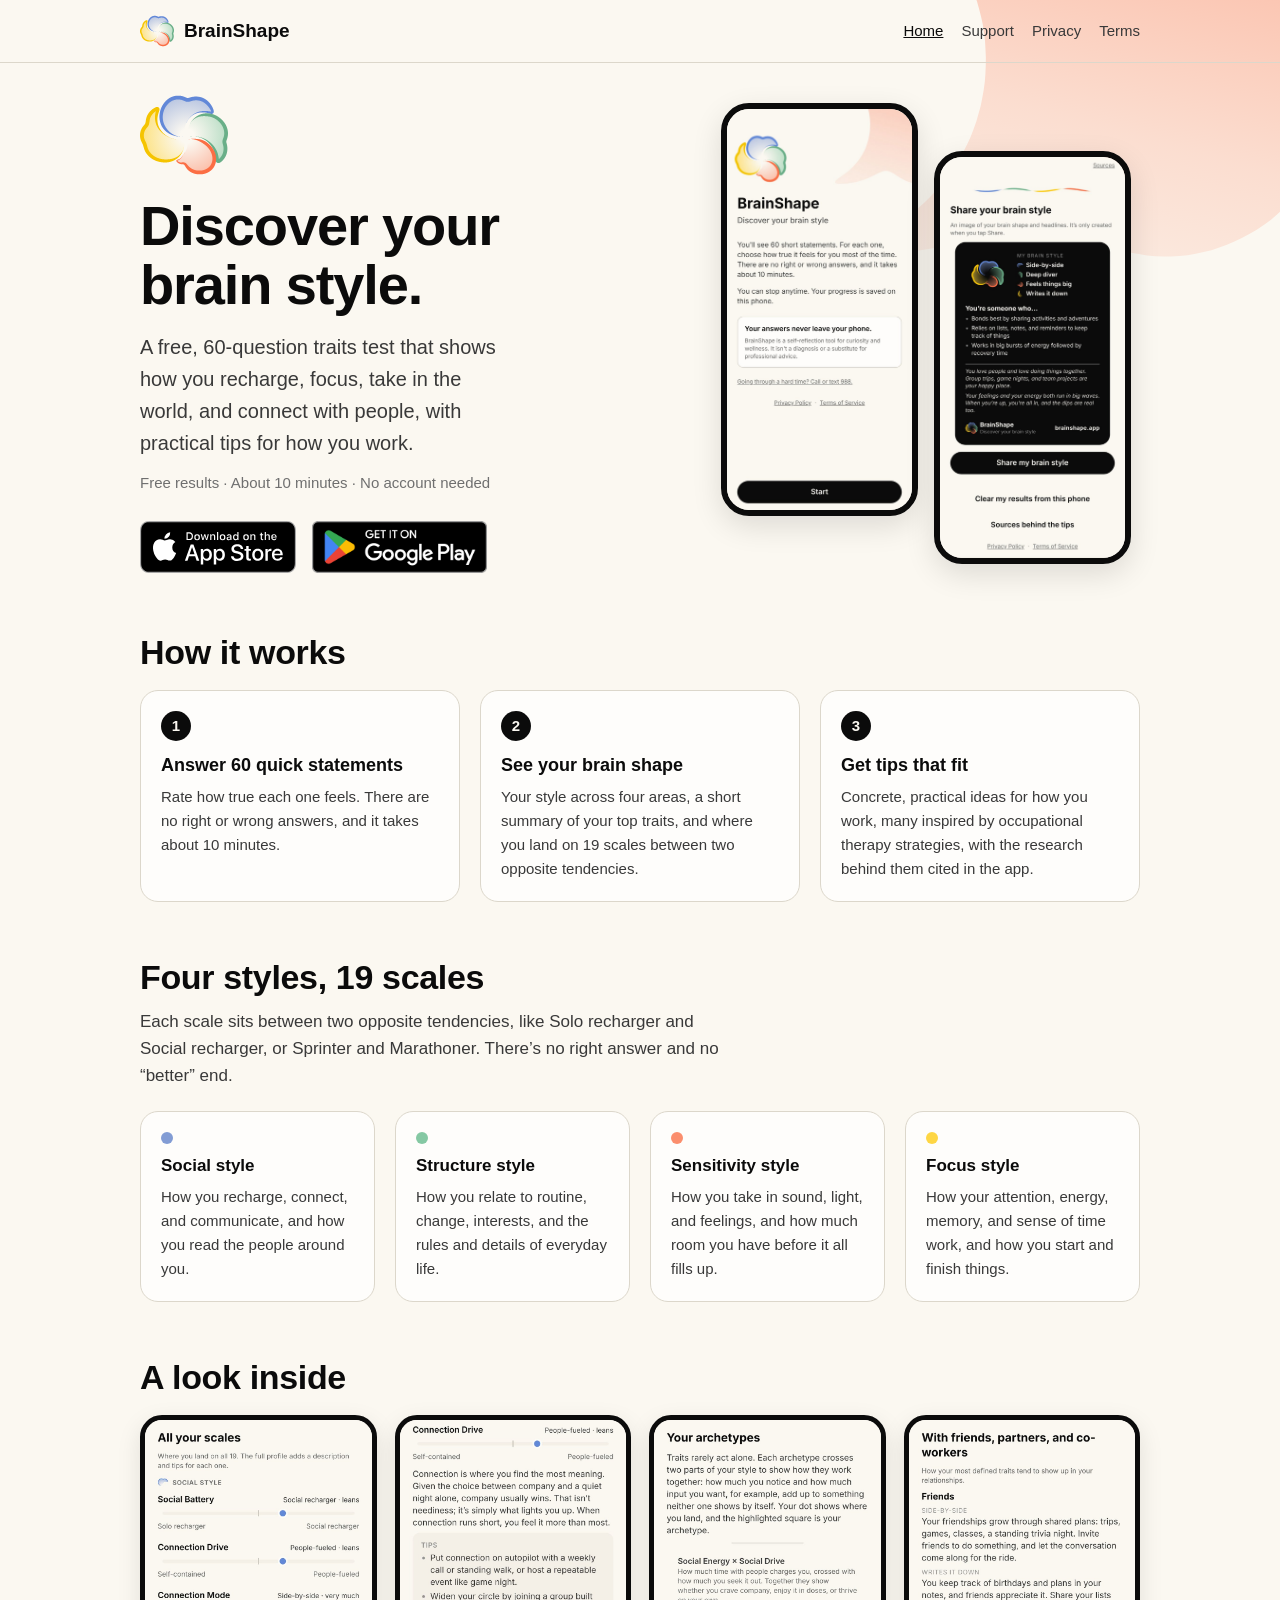
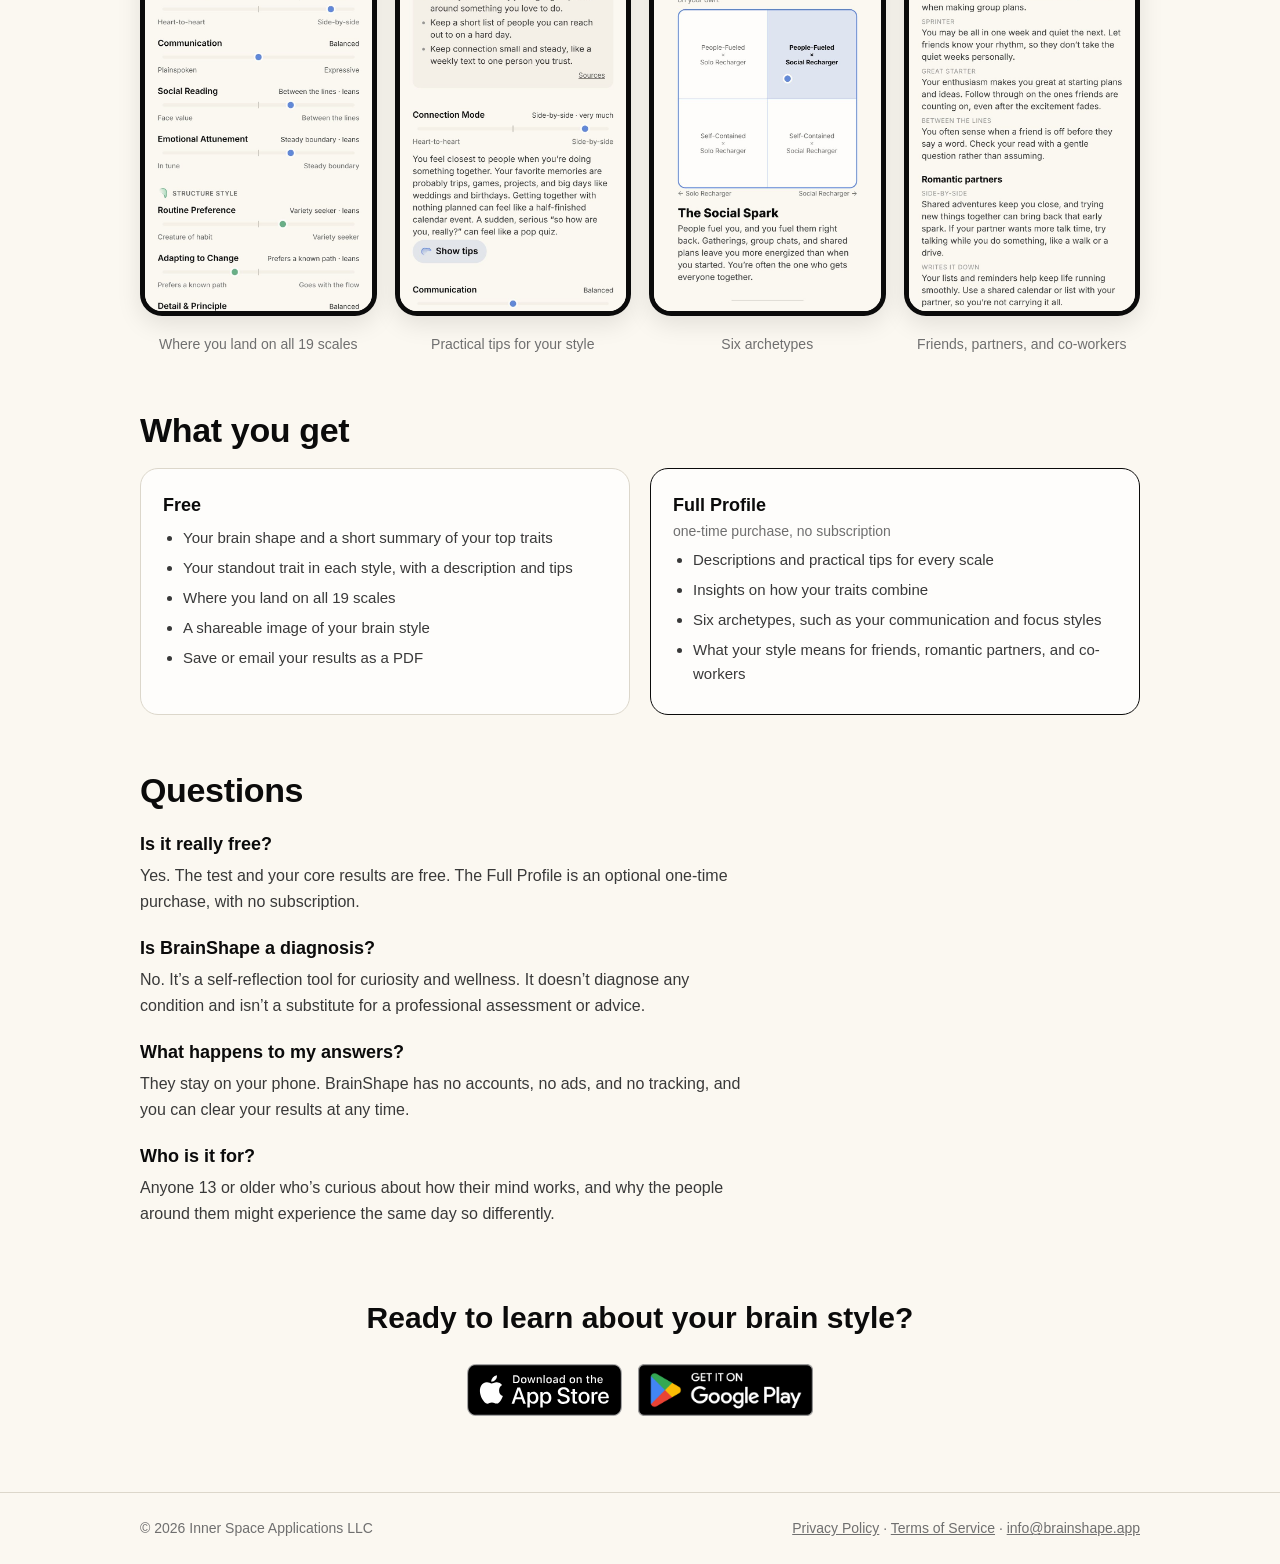
<file: index.html>
<!doctype html>
<html lang="en"><head><meta charset="utf-8"><meta name="viewport" content="width=device-width, initial-scale=1, viewport-fit=cover">
<title>BrainShape: Discover your brain style</title><meta name="description" content="A free 60-question traits test that shows how you recharge, focus, take in the world, and connect, with practical tips for how you work.">
<link rel="icon" href="/assets/favicon.png"><link rel="stylesheet" href="/assets/site.css">
<meta property="og:title" content="BrainShape"><meta property="og:description" content="A free 60-question traits test that shows how you recharge, focus, take in the world, and connect, with practical tips for how you work."><meta property="og:image" content="https://brainshape.app/assets/og-image.jpg"><meta property="og:url" content="https://brainshape.app/"><meta name="twitter:card" content="summary_large_image">
<link rel="canonical" href="https://brainshape.app/">
</head><body>
<header class="site"><div class="wrap"><a class="brand" href="/"><img src="/assets/logo.svg" alt="" width="34" height="34">BrainShape</a><nav aria-label="Main"><a href="/" aria-current="page">Home</a><a href="/support/">Support</a><a href="/privacy/">Privacy</a><a href="/terms/">Terms</a></nav></div></header>
<main>
<section class="wrap hero"><svg class="corner-lobe" viewBox="-93.0 -17.9 253.9 253.9" aria-hidden="true"><defs><linearGradient id="cl" x1="1" y1="0" x2="0" y2="1"><stop offset="0" stop-color="#FB8E6D" stop-opacity=".7"/><stop offset=".55" stop-color="#FB8E6D" stop-opacity=".25"/><stop offset="1" stop-color="#FB8E6D" stop-opacity="0"/></linearGradient></defs><g transform="rotate(-25 34.0 109.1)"><path d="M80.0 199.1 L76.3 199.4 L72.7 199.6 L69.0 199.6 L65.3 199.5 L61.6 199.2 L57.9 198.8 L54.3 198.1 L50.7 197.3 L47.1 196.3 L43.6 195.1 L40.2 193.7 L36.8 192.2 L33.6 190.5 L30.4 188.6 L27.3 186.5 L24.3 184.4 L21.5 182.0 L18.8 179.5 L16.2 176.9 L13.7 174.1 L11.4 171.2 L9.2 168.2 L7.2 165.2 L5.2 162.1 L3.3 158.9 L1.3 155.8 L-1.0 152.9 L-3.7 150.4 L-6.9 148.6 L-10.5 147.7 L-14.2 147.4 L-17.9 147.4 L-21.6 147.5 L-25.2 147.7 L-28.9 147.7 L-32.6 147.7 L-36.3 147.5 L-40.0 147.2 L-43.7 146.9 L-47.3 146.3 L-51.0 145.7 L-54.6 145.0 L-58.2 144.1 L-61.7 143.1 L-65.3 142.0 L-68.8 140.8 L-72.2 139.4 L-75.6 138.0 L-78.8 136.2 L-81.6 133.8 L-80.0 131.0 L-76.4 129.9 L-72.8 129.2 L-69.2 128.5 L-65.6 127.9 L-61.9 127.1 L-58.3 126.3 L-54.8 125.4 L-51.2 124.3 L-47.7 123.1 L-44.3 121.7 L-40.9 120.2 L-37.6 118.6 L-34.4 116.9 L-31.2 115.0 L-28.1 112.9 L-25.1 110.8 L-22.2 108.5 L-19.4 106.1 L-16.7 103.5 L-14.1 100.9 L-11.7 98.1 L-9.3 95.3 L-7.1 92.3 L-5.0 89.3 L-3.0 86.2 L-1.2 83.0 L0.5 79.7 L2.1 76.4 L3.5 73.0 L4.9 69.5 L6.0 66.0 L7.1 62.5 L7.9 58.9 L8.6 55.2 L9.2 51.6 L9.5 47.9 L9.7 44.2 L9.7 40.5 L9.6 36.8 L9.3 33.1 L9.1 29.5 L8.9 25.8 L9.1 22.1 L9.8 18.5 L11.4 15.1 L14.0 12.5 L17.3 10.9 L20.8 9.9 L24.5 9.4 L28.2 9.3 L31.9 9.3 L35.6 9.5 L39.3 9.8 L42.9 10.2 L46.6 10.7 L50.2 11.3 L53.9 12.0 L57.5 12.8 L61.0 13.8 L64.6 14.8 L68.1 15.9 L71.6 17.2 L75.0 18.6 L78.3 20.2 L81.6 21.8 L84.9 23.6 L88.0 25.5 L91.1 27.5 L94.2 29.6 L97.2 31.8 L100.1 34.1 L102.9 36.4 L105.7 38.9 L108.4 41.4 L111.0 44.0 L113.5 46.7 L115.9 49.5 L118.3 52.4 L120.5 55.3 L122.7 58.3 L124.8 61.3 L126.7 64.5 L128.6 67.6 L130.4 70.9 L132.1 74.2 L133.7 77.5 L135.2 80.9 L136.6 84.3 L137.9 87.8 L139.1 91.3 L140.1 94.8 L141.1 98.4 L141.9 102.0 L142.5 105.6 L143.1 109.3 L143.5 112.9 L143.8 116.6 L143.9 120.3 L143.9 124.0 L143.8 127.7 L143.5 131.4 L143.0 135.0 L142.5 138.7 L141.7 142.3 L140.8 145.9 L139.8 149.4 L138.6 152.9 L137.2 156.4 L135.7 159.7 L134.0 163.0 L132.2 166.2 L130.2 169.3 L128.0 172.3 L125.6 175.1 L123.1 177.8 L120.4 180.4 L117.7 182.8 L114.8 185.1 L111.8 187.3 L108.6 189.3 L105.4 191.1 L102.1 192.8 L98.8 194.3 L95.3 195.6 L91.8 196.7 L88.2 197.7 L84.6 198.4 L81.0 199.0 Z" fill="url(#cl)"/></g></svg>
  <div>
    <img class="hero-mark" src="/assets/logo.svg" alt="" width="88" height="88">
    <h1>Discover your brain style.</h1>
    <p class="lead">A free, 60-question traits test that shows how you recharge, focus, take in the world, and connect with people, with practical tips for how you work.</p>
    <p class="meta">Free results · About 10 minutes · No account needed</p>
    <div class="badges"><a href="https://apps.apple.com/app/apple-store/id6832166008?pt=128379322&amp;ct=BrainshapeLandingPage&amp;mt=8"><img src="/assets/badge-app-store.svg" alt="Download on the App Store" width="156" height="52"></a><a href="https://play.google.com/store/apps/details?id=com.innerspace.brainshape&amp;referrer=utm_source%3Dbrainshape.app%26utm_medium%3Dwebsite%26utm_campaign%3DBrainshapeLandingPage"><img src="/assets/badge-google-play.png" alt="Get it on Google Play" width="175" height="52"></a></div>
  </div>
  <div class="phones"><img src="/assets/screen-welcome.jpg" alt="BrainShape welcome screen" width="390" height="845"><img src="/assets/screen-results.jpg" alt="A BrainShape share card showing a brain shape and traits" width="390" height="845"></div>
</section>
<section class="wrap steps" aria-labelledby="how">
  <h2 id="how" class="section-title">How it works</h2>
  <ol>
    <li><span class="num">1</span><h3>Answer 60 quick statements</h3><p>Rate how true each one feels. There are no right or wrong answers, and it takes about 10 minutes.</p></li>
    <li><span class="num">2</span><h3>See your brain shape</h3><p>Your style across four areas, a short summary of your top traits, and where you land on 19 scales between two opposite tendencies.</p></li>
    <li><span class="num">3</span><h3>Get tips that fit</h3><p>Concrete, practical ideas for how you work, many inspired by occupational therapy strategies, with the research behind them cited in the app.</p></li>
  </ol>
</section>
<section class="wrap" aria-labelledby="styles">
  <h2 id="styles" class="section-title">Four styles, 19 scales</h2>
  <p class="section-lead">Each scale sits between two opposite tendencies, like Solo recharger and Social recharger, or Sprinter and Marathoner. There’s no right answer and no “better” end.</p>
  <div class="features">
  <div class="feature"><div class="dot" style="background:var(--social)"></div><h3>Social style</h3><p>How you recharge, connect, and communicate, and how you read the people around you.</p></div>
  <div class="feature"><div class="dot" style="background:var(--structure)"></div><h3>Structure style</h3><p>How you relate to routine, change, interests, and the rules and details of everyday life.</p></div>
  <div class="feature"><div class="dot" style="background:var(--sensitivity)"></div><h3>Sensitivity style</h3><p>How you take in sound, light, and feelings, and how much room you have before it all fills up.</p></div>
  <div class="feature"><div class="dot" style="background:var(--focus)"></div><h3>Focus style</h3><p>How your attention, energy, memory, and sense of time work, and how you start and finish things.</p></div>
  </div>
</section>
<section class="wrap" aria-labelledby="inside">
  <h2 id="inside" class="section-title">A look inside</h2>
  <div class="shots">
    <figure><img src="/assets/screen-scales.jpg" alt="All 19 scales with a dot showing where you land" width="390" height="845" loading="lazy"><figcaption>Where you land on all 19 scales</figcaption></figure>
    <figure><img src="/assets/screen-tips.jpg" alt="A scale description with practical tips" width="390" height="845" loading="lazy"><figcaption>Practical tips for your style</figcaption></figure>
    <figure><img src="/assets/screen-archetypes.jpg" alt="An archetype grid with your dot in one quadrant" width="390" height="845" loading="lazy"><figcaption>Six archetypes</figcaption></figure>
    <figure><img src="/assets/screen-life.jpg" alt="How your style shows up with friends, partners, and co-workers" width="390" height="845" loading="lazy"><figcaption>Friends, partners, and co-workers</figcaption></figure>
  </div>
</section>
<section class="wrap" aria-labelledby="get">
  <h2 id="get" class="section-title">What you get</h2>
  <div class="tiers">
    <div class="tier"><h3>Free</h3><ul>
      <li>Your brain shape and a short summary of your top traits</li>
      <li>Your standout trait in each style, with a description and tips</li>
      <li>Where you land on all 19 scales</li>
      <li>A shareable image of your brain style</li>
      <li>Save or email your results as a PDF</li></ul></div>
    <div class="tier full"><h3>Full Profile <span>one-time purchase, no subscription</span></h3><ul>
      <li>Descriptions and practical tips for every scale</li>
      <li>Insights on how your traits combine</li>
      <li>Six archetypes, such as your communication and focus styles</li>
      <li>What your style means for friends, romantic partners, and co-workers</li></ul></div>
  </div>
</section>
<section class="wrap faq" aria-labelledby="faq">
  <h2 id="faq" class="section-title">Questions</h2>
  <h3>Is it really free?</h3><p>Yes. The test and your core results are free. The Full Profile is an optional one-time purchase, with no subscription.</p>
  <h3>Is BrainShape a diagnosis?</h3><p>No. It’s a self-reflection tool for curiosity and wellness. It doesn’t diagnose any condition and isn’t a substitute for a professional assessment or advice.</p>
  <h3>What happens to my answers?</h3><p>They stay on your phone. BrainShape has no accounts, no ads, and no tracking, and you can clear your results at any time.</p>
  <h3>Who is it for?</h3><p>Anyone 13 or older who’s curious about how their mind works, and why the people around them might experience the same day so differently.</p>
</section>
<section class="wrap cta">
  <h2>Ready to learn about your brain style?</h2>
  <div class="badges"><a href="https://apps.apple.com/app/apple-store/id6832166008?pt=128379322&amp;ct=BrainshapeLandingPage&amp;mt=8"><img src="/assets/badge-app-store.svg" alt="Download on the App Store" width="156" height="52"></a><a href="https://play.google.com/store/apps/details?id=com.innerspace.brainshape&amp;referrer=utm_source%3Dbrainshape.app%26utm_medium%3Dwebsite%26utm_campaign%3DBrainshapeLandingPage"><img src="/assets/badge-google-play.png" alt="Get it on Google Play" width="175" height="52"></a></div>
</section>
</main>
<footer class="site"><div class="wrap"><span>© 2026 Inner Space Applications LLC</span><span><a href="/privacy/">Privacy Policy</a> · <a href="/terms/">Terms of Service</a> · <a href="mailto:info@brainshape.app">info@brainshape.app</a></span></div></footer>
</body></html>
</file>
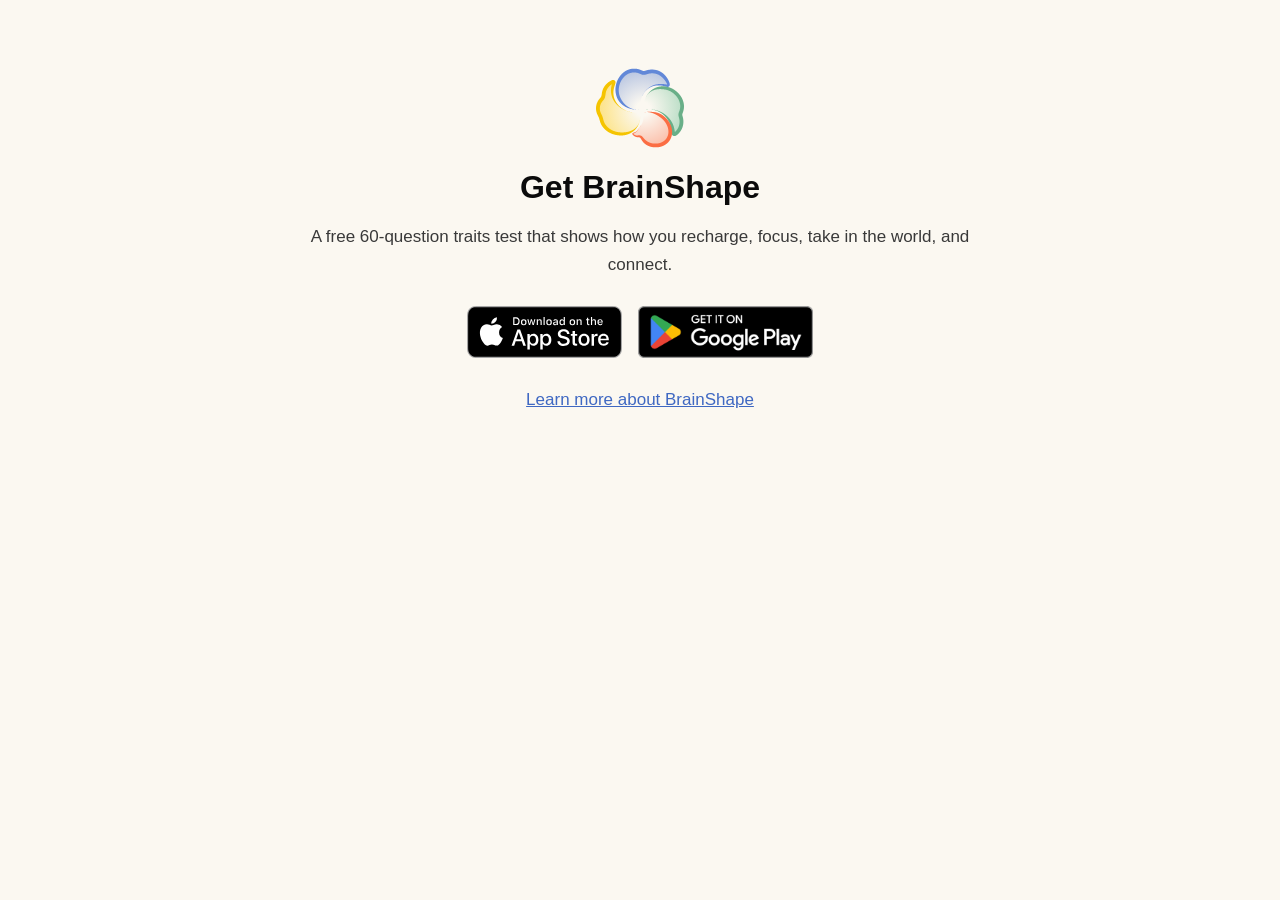
<file: get/index.html>
<!doctype html>
<html lang="en"><head><meta charset="utf-8"><meta name="viewport" content="width=device-width, initial-scale=1, viewport-fit=cover">
<title>Get BrainShape</title><meta name="description" content="Download BrainShape, a free 60-question traits test, for iPhone or Android.">
<meta property="og:title" content="BrainShape"><meta property="og:description" content="A free 60-question traits test that shows how you recharge, focus, take in the world, and connect."><meta property="og:image" content="https://brainshape.app/assets/og-image.jpg"><meta name="twitter:card" content="summary_large_image">
<link rel="icon" href="/assets/favicon.png"><link rel="stylesheet" href="/assets/site.css">
<script>
// Sends phones straight to the right store; computers stay on this page.
// brainshape.app/get?c=tiktok tags the store links with "tiktok" so App Store Connect and Play Console
// can count installs per source. Nothing is stored or sent anywhere else.
(function () {
  var m = /[?&]c=([A-Za-z0-9_-]{1,40})/.exec(location.search), c = m ? m[1] : 'BrainshapeGet'
  window.BS_APP = 'https://apps.apple.com/app/apple-store/id6832166008?pt=128379322&ct=' + c + '&mt=8'
  window.BS_PLAY = 'https://play.google.com/store/apps/details?id=com.innerspace.brainshape&referrer=' +
    encodeURIComponent('utm_source=' + c + '&utm_medium=link&utm_campaign=' + c)
  var ua = navigator.userAgent || '', ios = /iPhone|iPad|iPod/.test(ua) || (/Macintosh/.test(ua) && 'ontouchend' in document)
  if (ios) location.replace(window.BS_APP)
  else if (/Android/.test(ua)) location.replace(window.BS_PLAY)
})()
</script>
</head><body>
<main class="doc" style="text-align:center">
  <img src="/assets/logo.svg" alt="" width="88" height="88" style="display:block;margin:24px auto 16px">
  <h1>Get BrainShape</h1>
  <p>A free 60-question traits test that shows how you recharge, focus, take in the world, and connect.</p>
  <div class="badges" style="justify-content:center;margin:24px 0"><a id="bs-app" href="https://apps.apple.com/app/apple-store/id6832166008?pt=128379322&amp;ct=BrainshapeGet&amp;mt=8"><img src="/assets/badge-app-store.svg" alt="Download on the App Store" width="156" height="52"></a><a id="bs-play" href="https://play.google.com/store/apps/details?id=com.innerspace.brainshape&amp;referrer=utm_source%3DBrainshapeGet%26utm_medium%3Dlink%26utm_campaign%3DBrainshapeGet"><img src="/assets/badge-google-play.png" alt="Get it on Google Play" width="175" height="52"></a></div>
  <p><a href="/">Learn more about BrainShape</a></p>
</main>
<script>document.getElementById("bs-app").href = window.BS_APP; document.getElementById("bs-play").href = window.BS_PLAY</script>
</body></html>
</file>
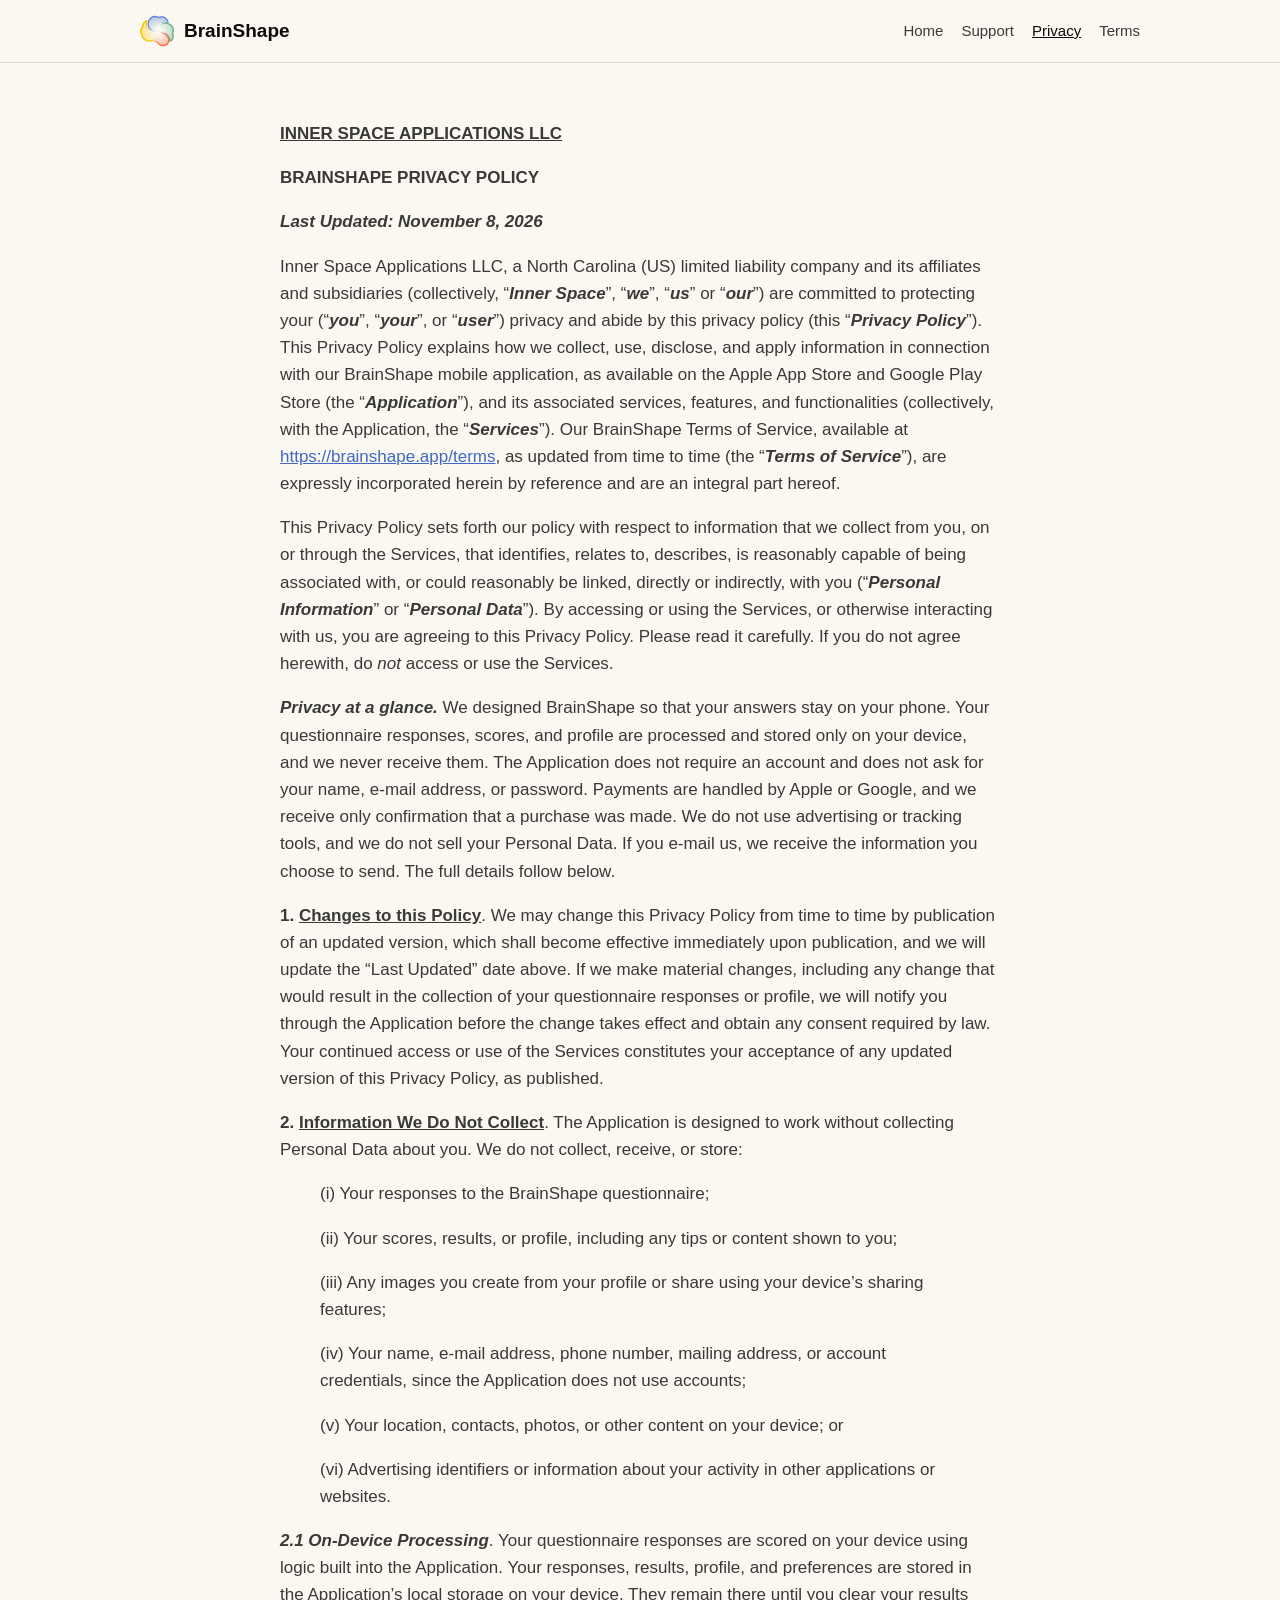
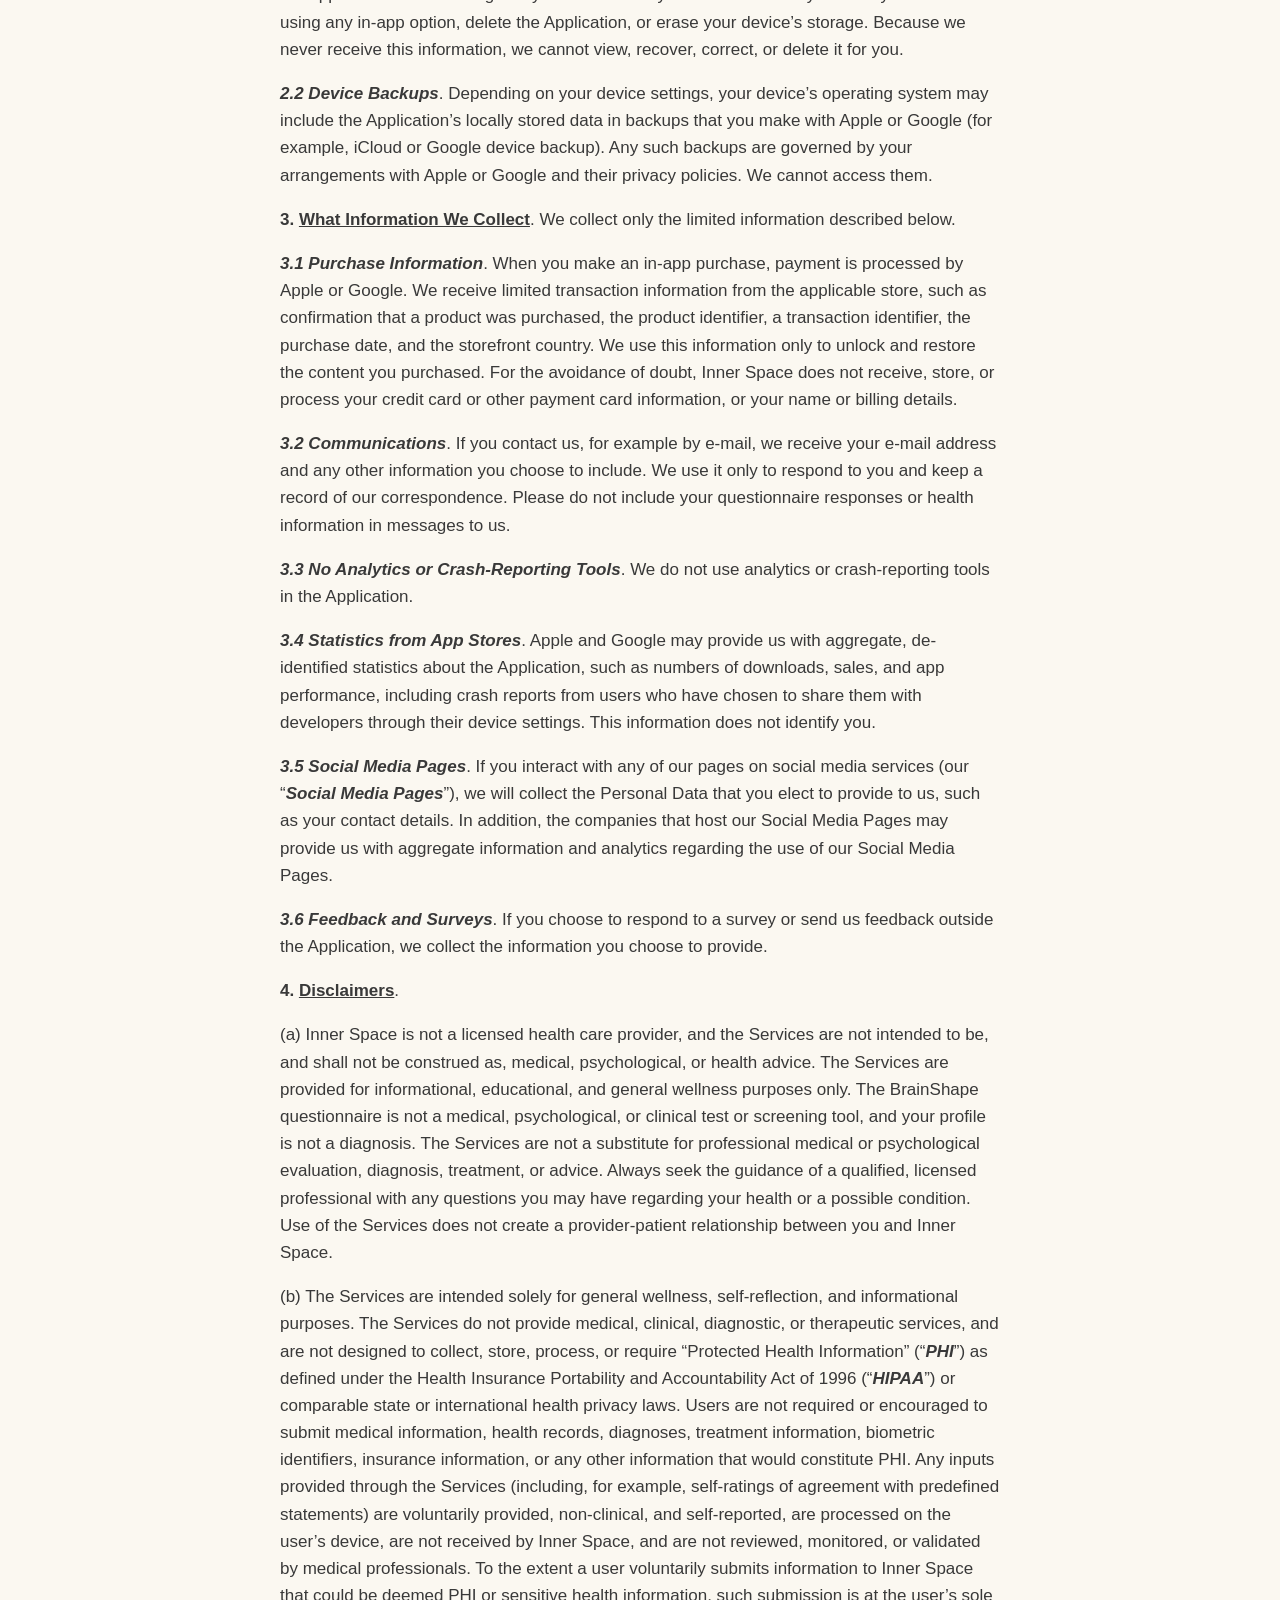
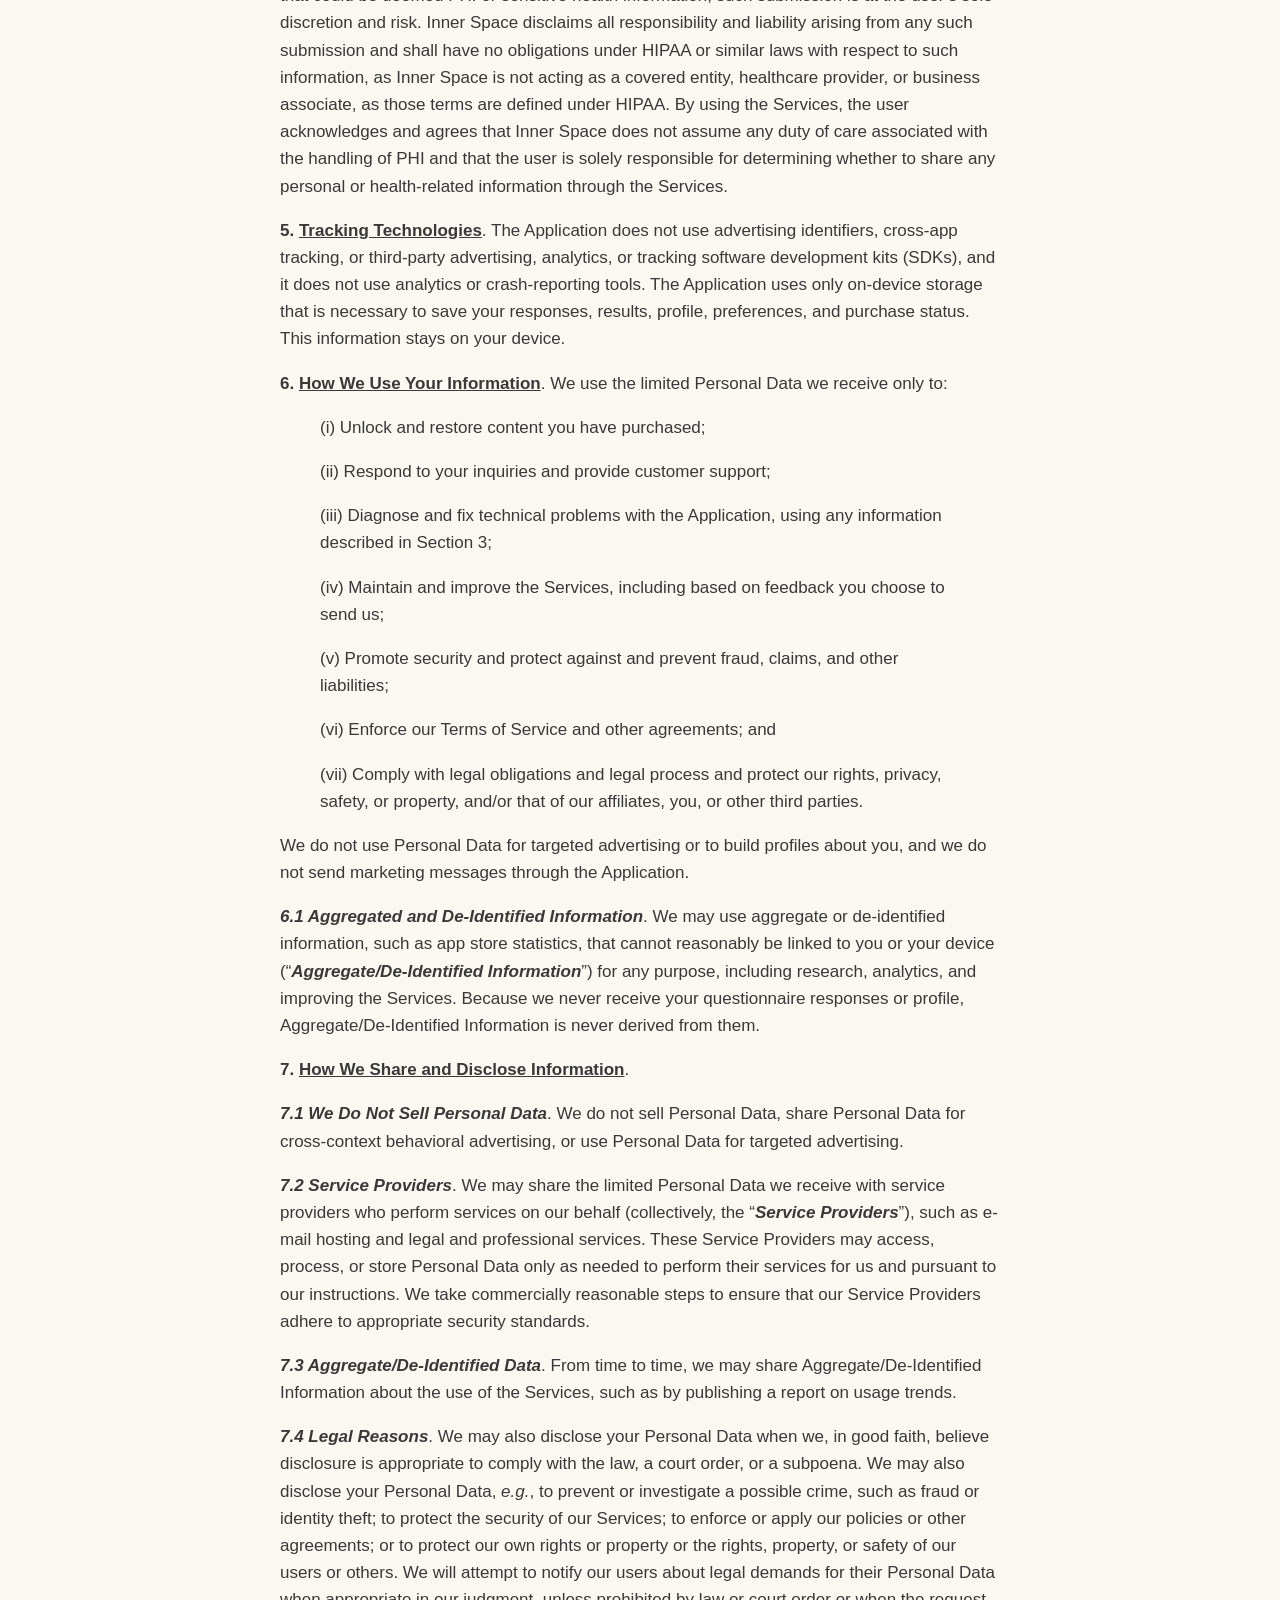
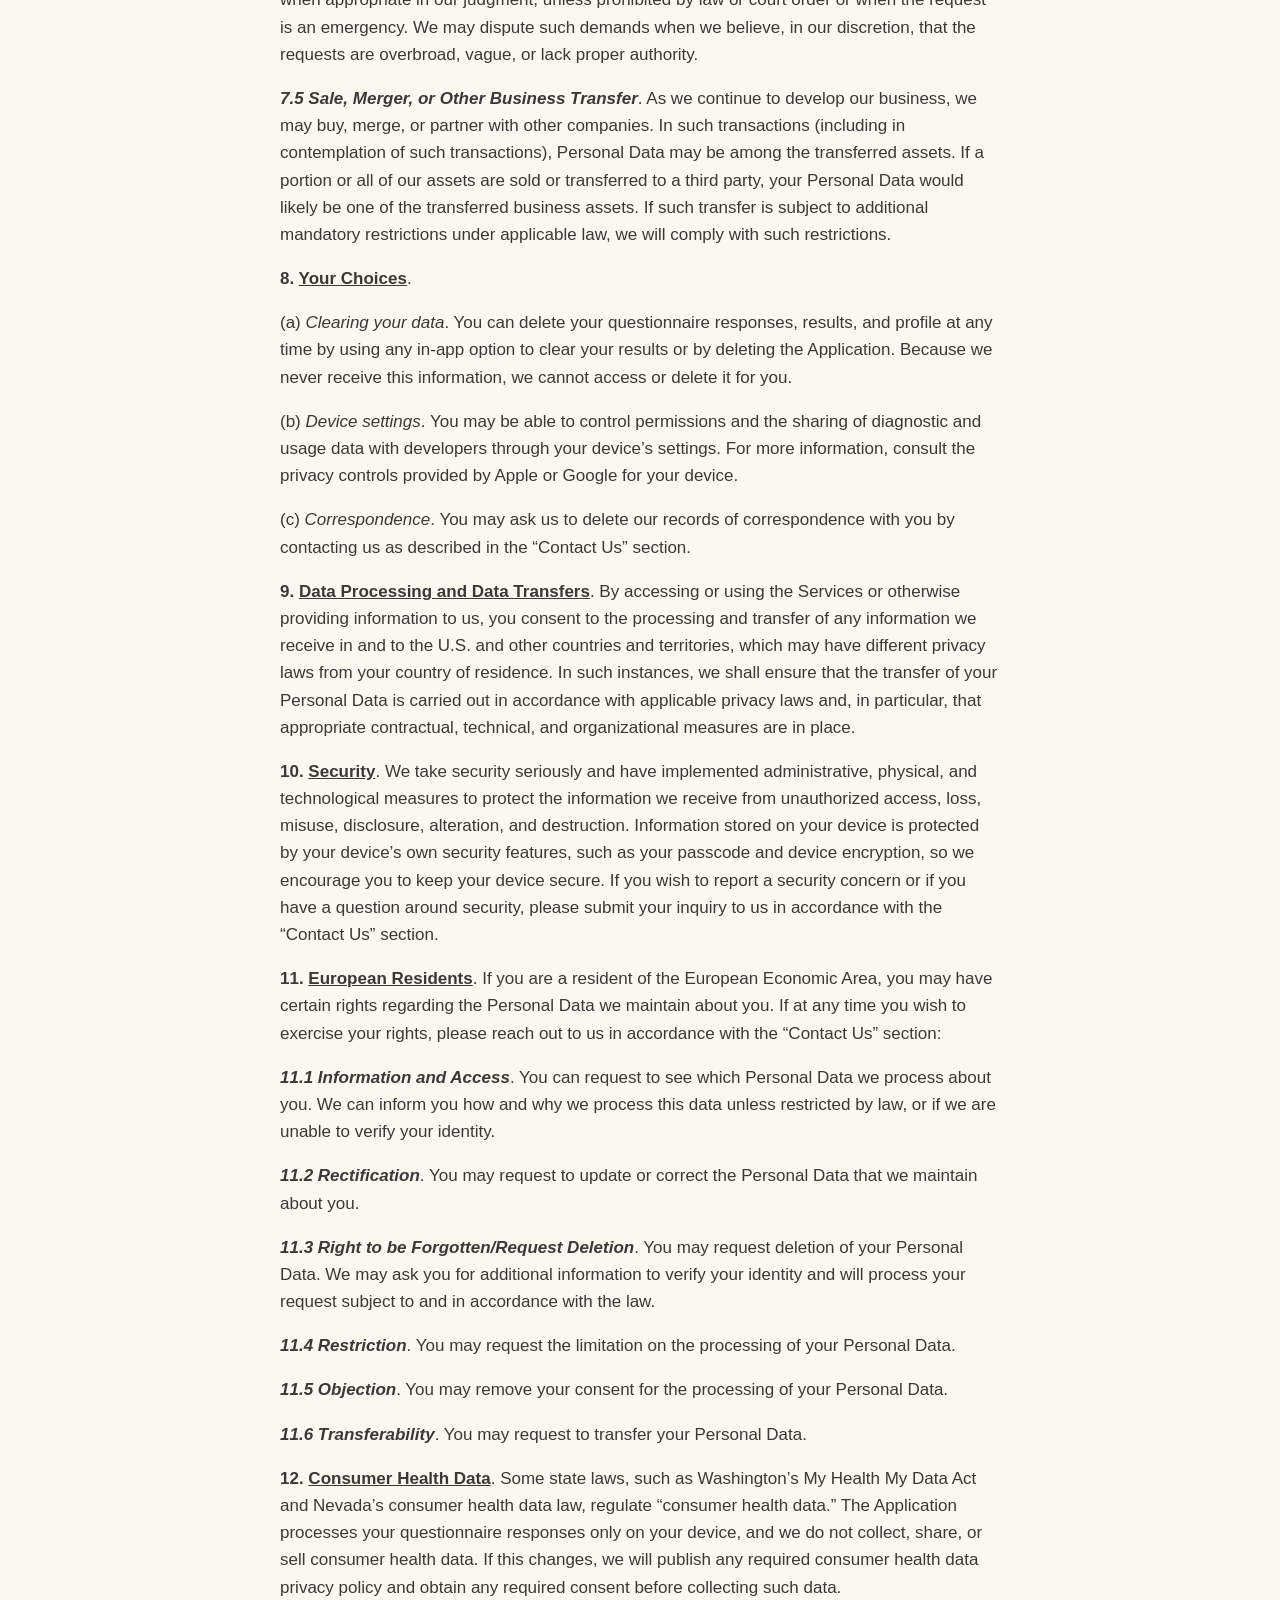
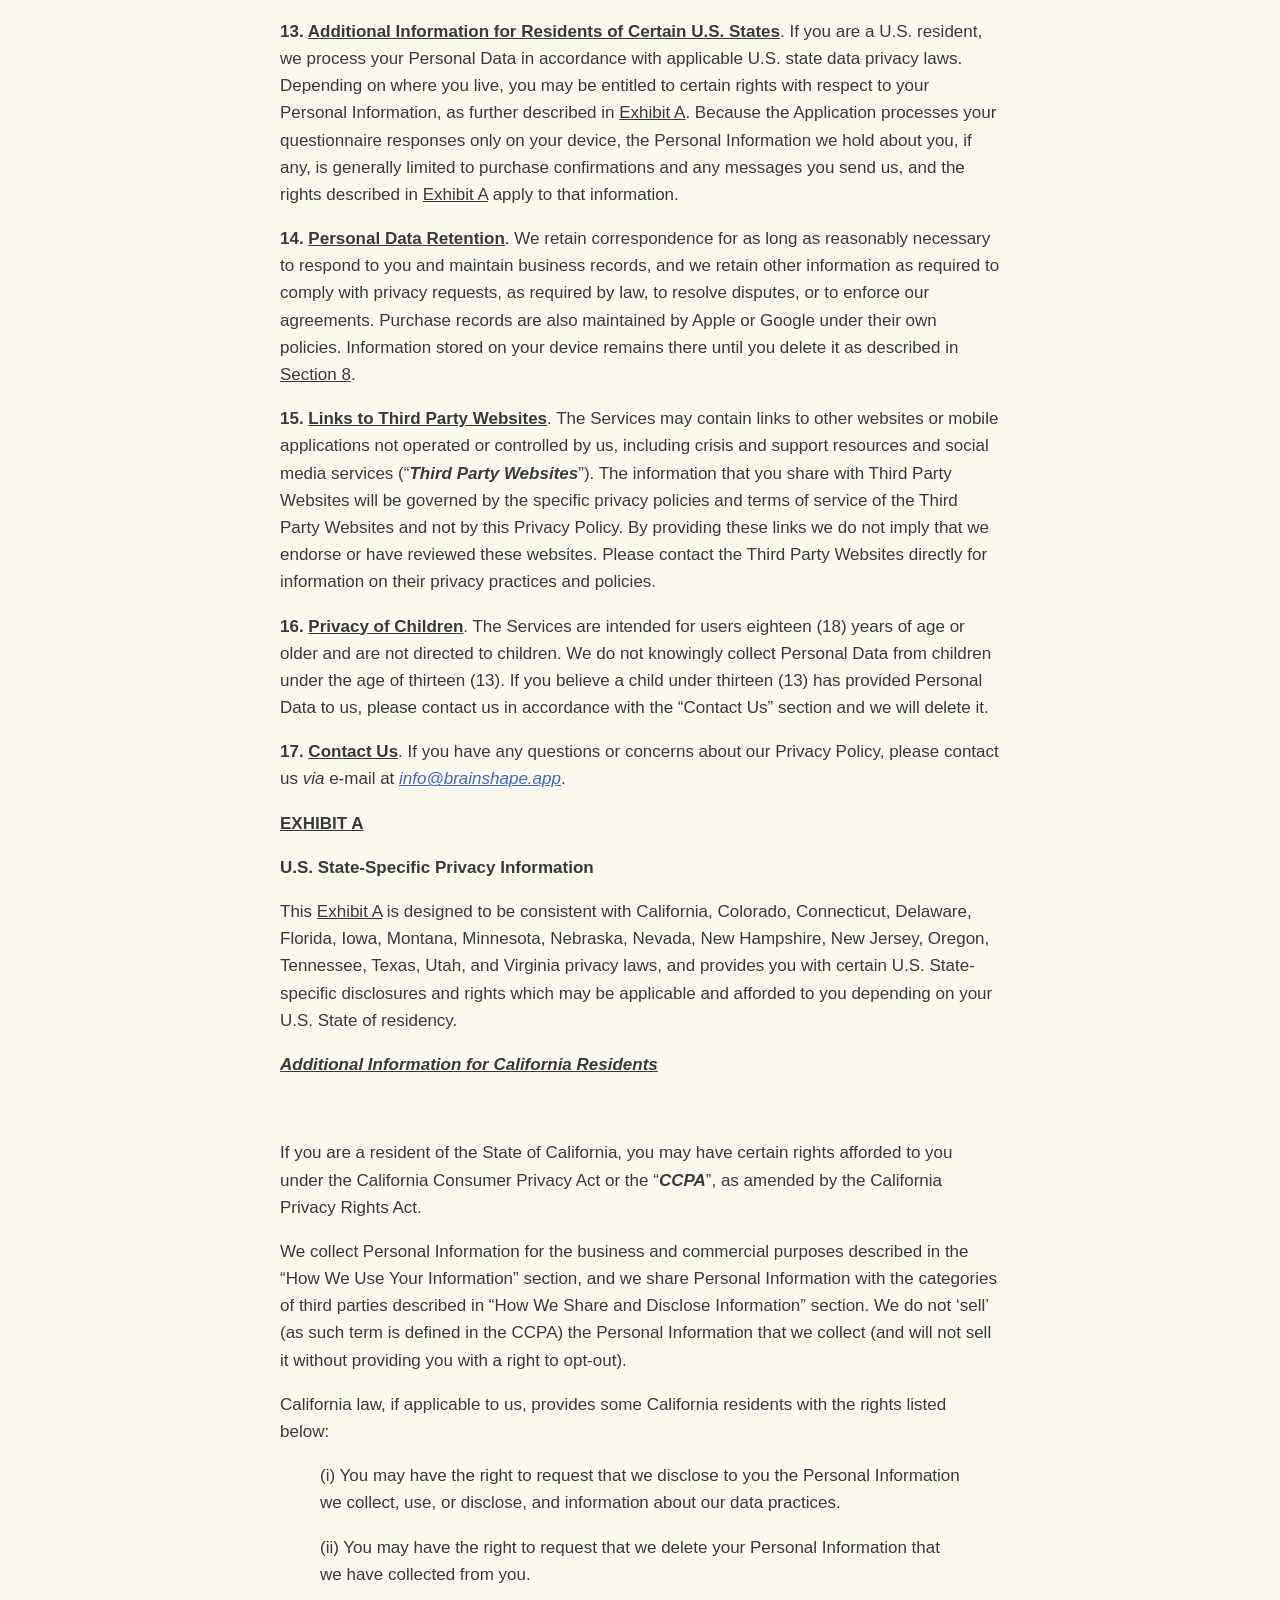
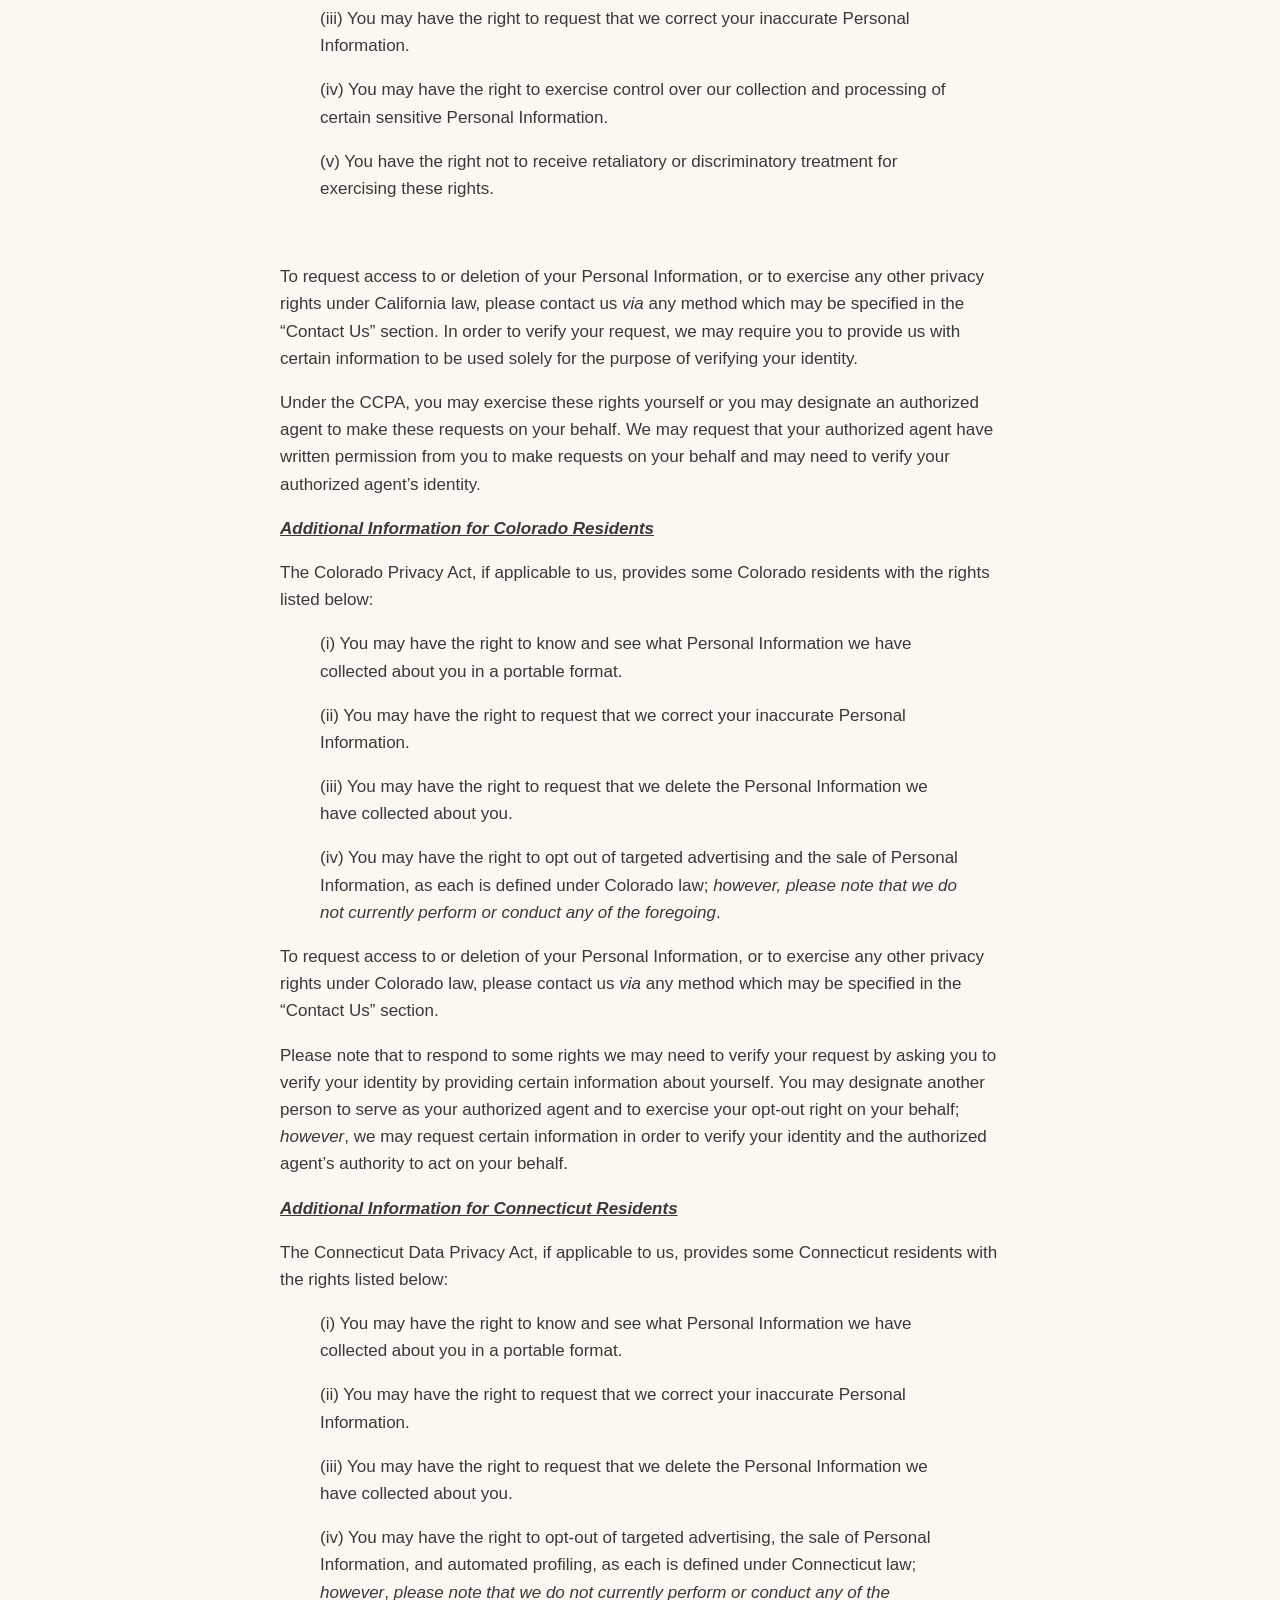
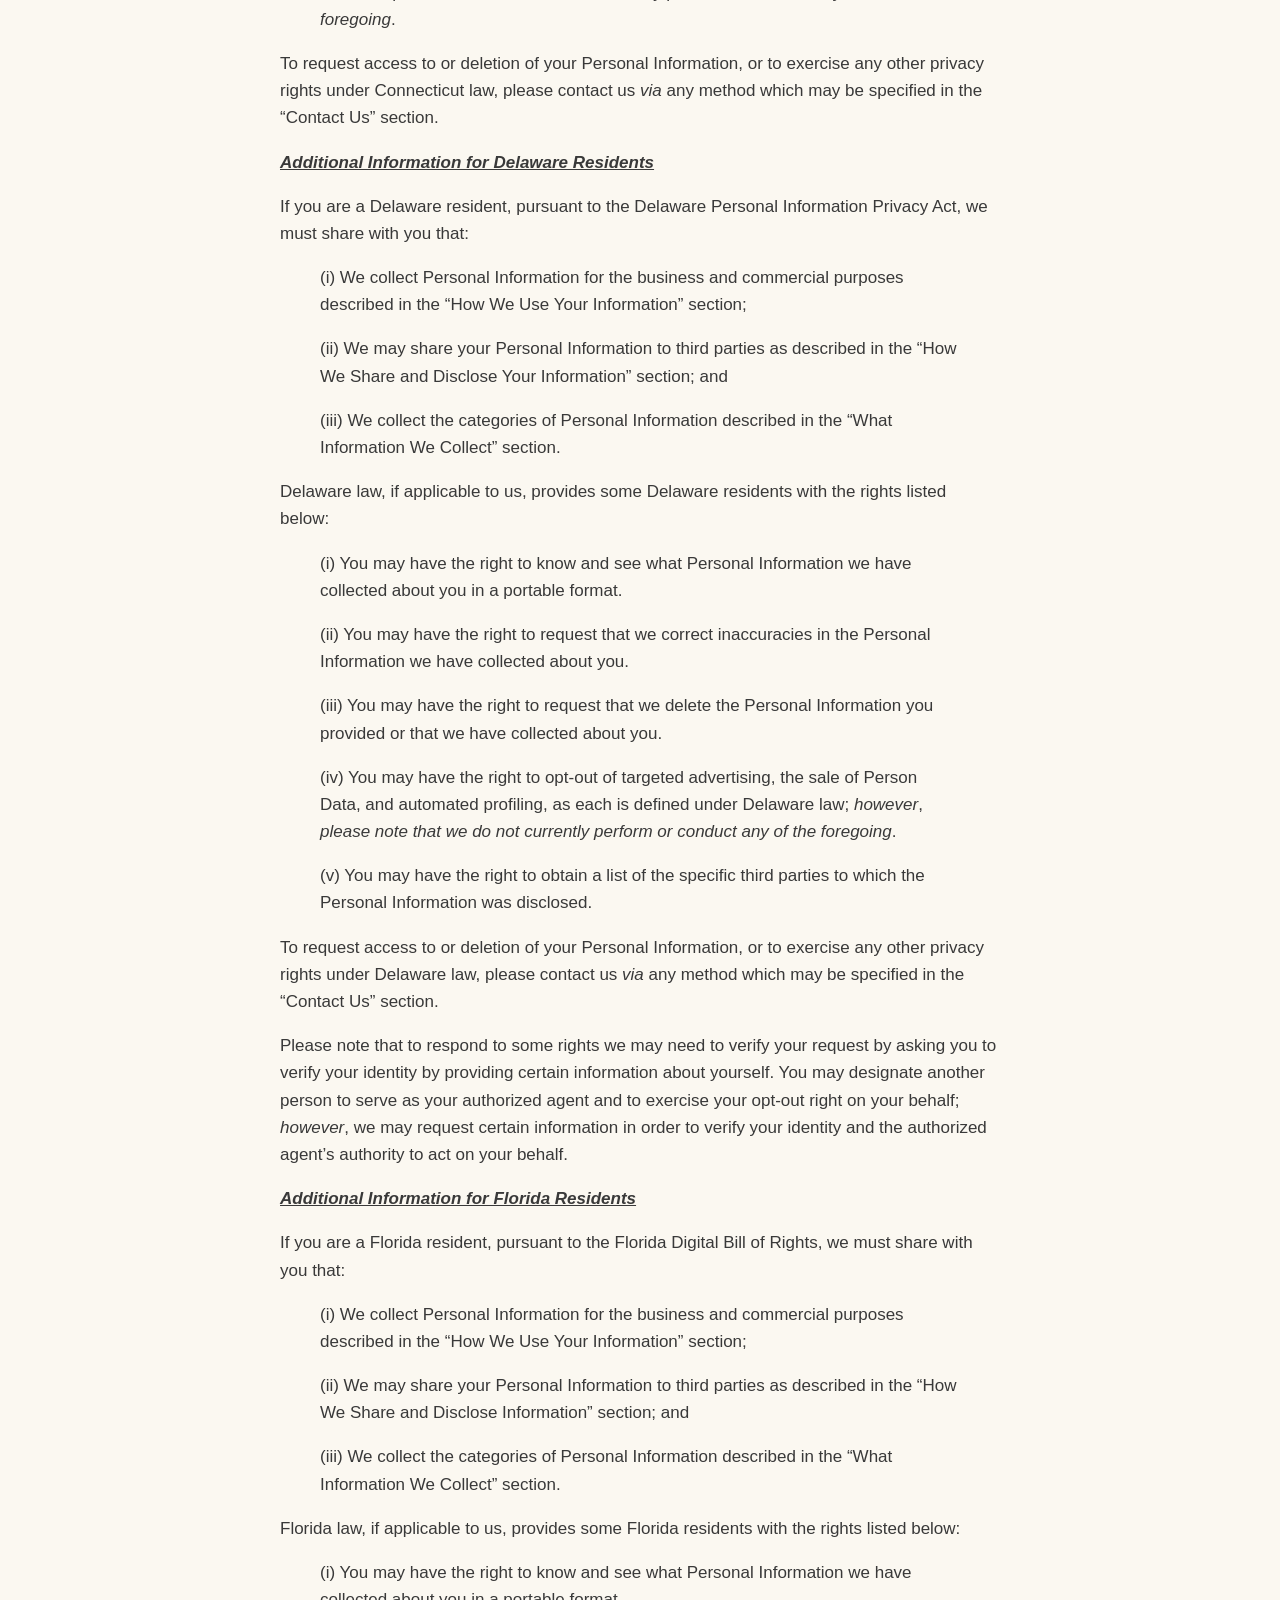
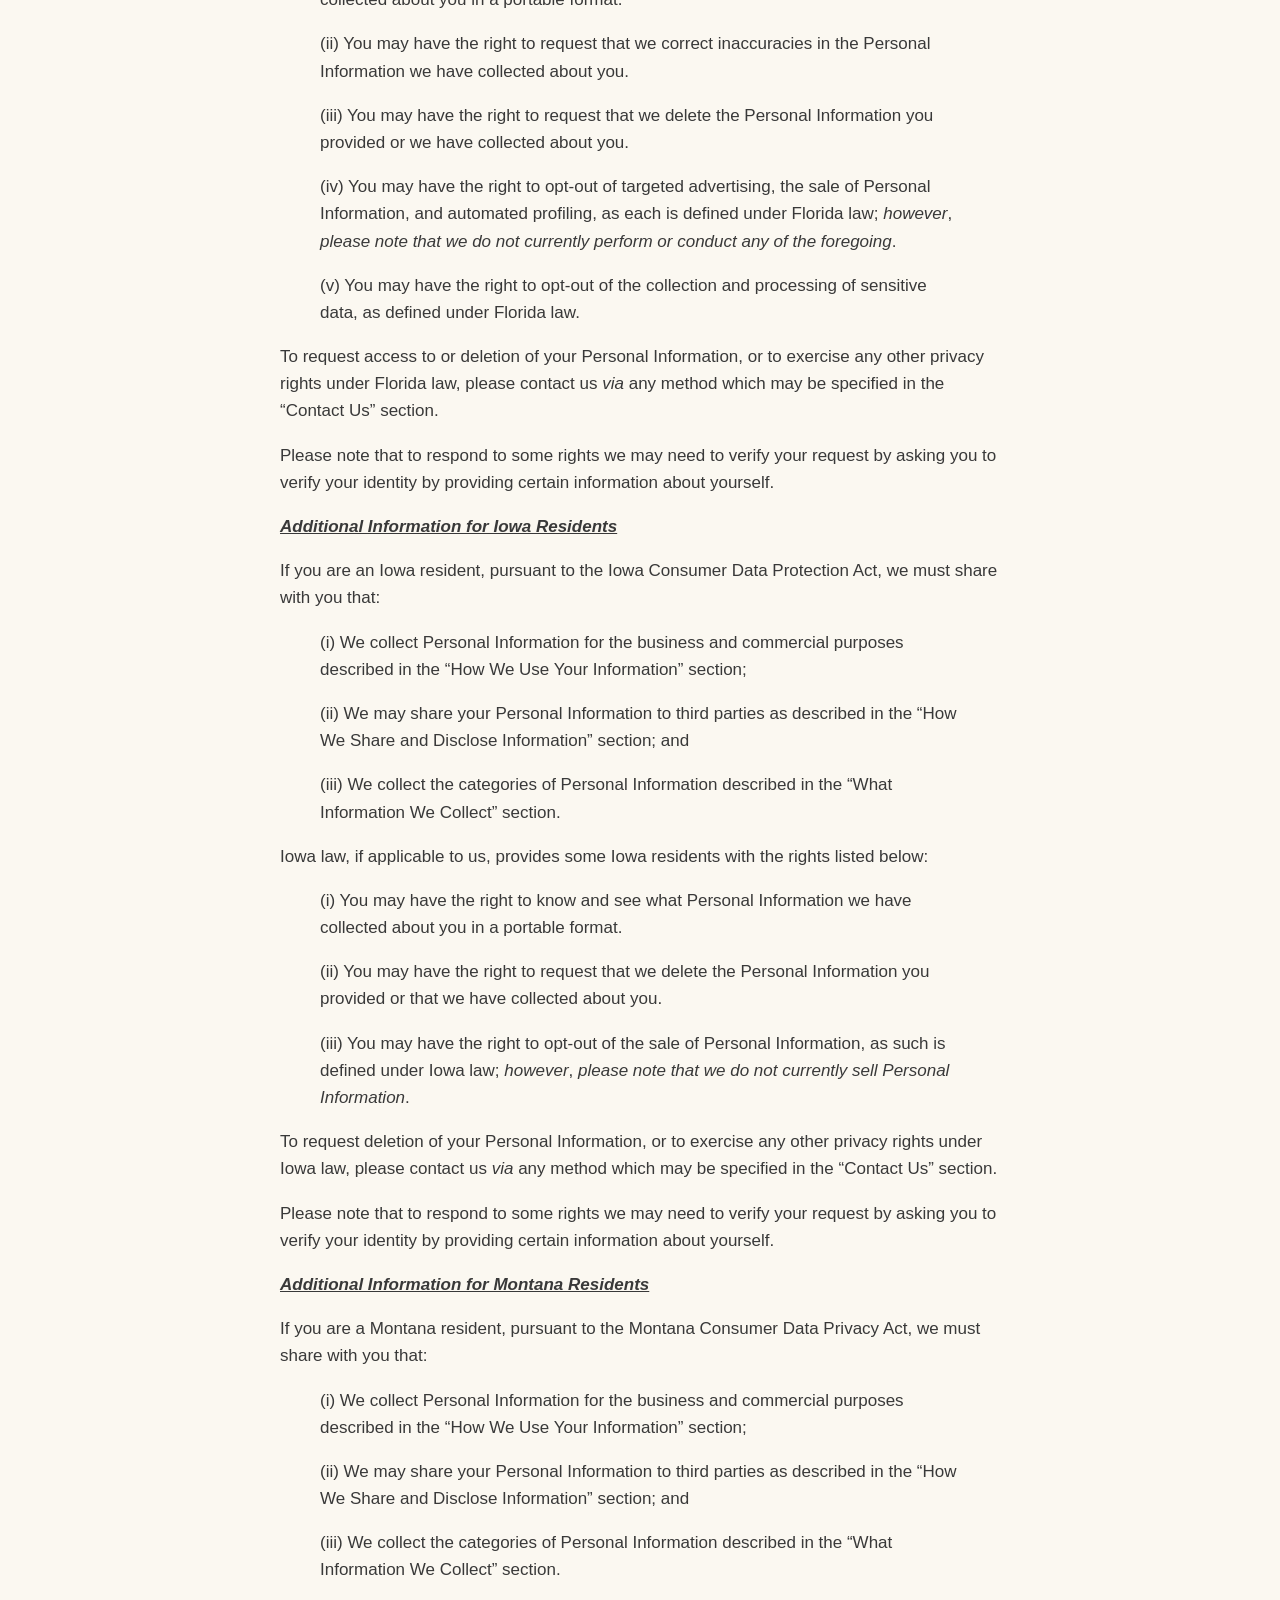
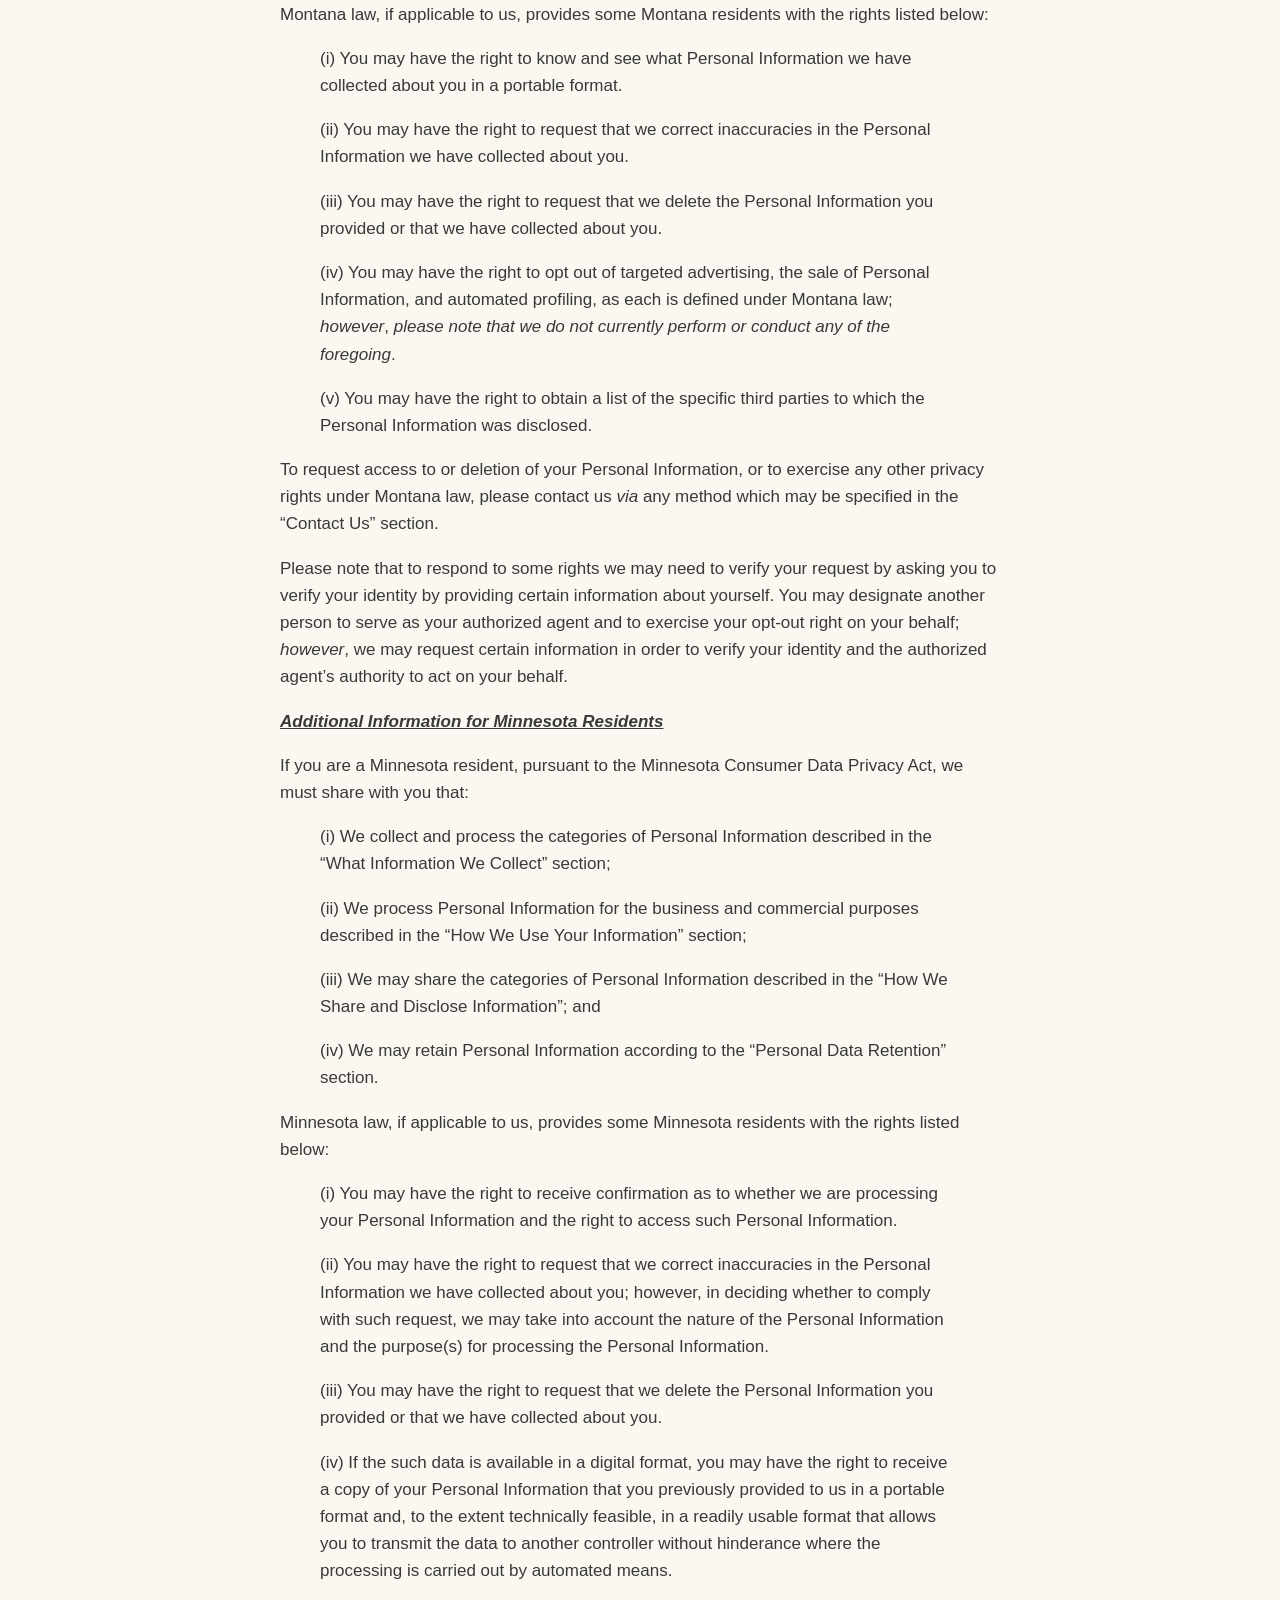
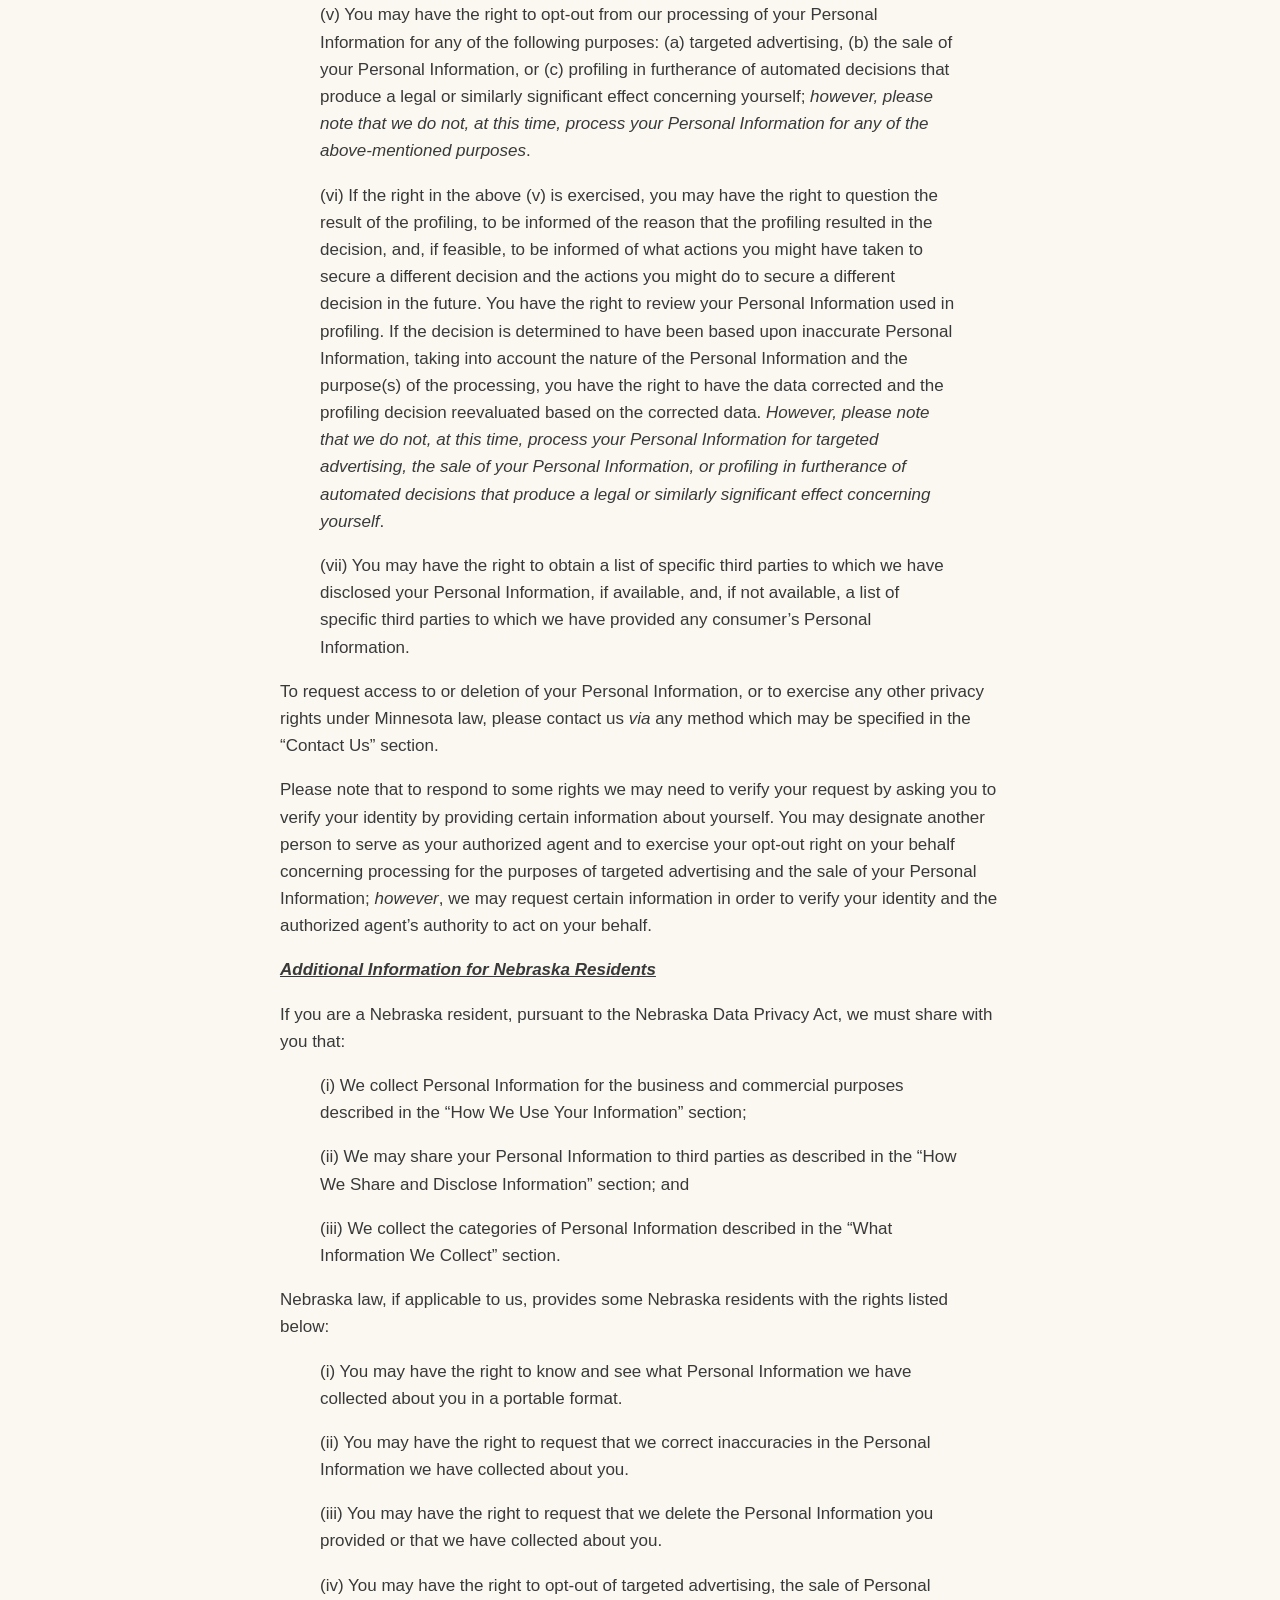
<file: privacy/index.html>
<!doctype html>
<html lang="en"><head><meta charset="utf-8"><meta name="viewport" content="width=device-width, initial-scale=1, viewport-fit=cover">
<title>Privacy Policy · BrainShape</title><meta name="description" content="How BrainShape handles your information.">
<link rel="icon" href="/assets/favicon.png"><link rel="stylesheet" href="/assets/site.css">
<meta property="og:title" content="Privacy Policy · BrainShape"><meta property="og:description" content="How BrainShape handles your information."><meta property="og:image" content="https://brainshape.app/assets/logo.png">
<link rel="canonical" href="https://brainshape.app/privacy/">
</head><body>
<header class="site"><div class="wrap"><a class="brand" href="/"><img src="/assets/logo.svg" alt="" width="34" height="34">BrainShape</a><nav aria-label="Main"><a href="/">Home</a><a href="/support/">Support</a><a href="/privacy/" aria-current="page">Privacy</a><a href="/terms/">Terms</a></nav></div></header>
<main class="doc"><p><strong><u>INNER SPACE APPLICATIONS LLC</u></strong></p>
<p><strong>BRAINSHAPE PRIVACY POLICY</strong></p>
<p><em><strong>Last Updated: November 8, 2026</strong></em></p>
<p>Inner Space Applications LLC, a North Carolina (US) limited liability
company and its affiliates and subsidiaries (collectively,
“<em><strong>Inner Space</strong></em>”, “<em><strong>we</strong></em>”,
“<em><strong>us</strong></em>” or “<em><strong>our</strong></em>”) are
committed to protecting your (“<em><strong>you</strong></em>”,
“<em><strong>your</strong></em>”, or “<em><strong>user</strong></em>”)
privacy and abide by this privacy policy (this “<em><strong>Privacy
Policy</strong></em>”). This Privacy Policy explains how we collect,
use, disclose, and apply information in connection with our BrainShape
mobile application, as available on the Apple App Store and Google Play
Store (the “<em><strong>Application</strong></em>”), and its associated
services, features, and functionalities (collectively, with the
Application, the “<em><strong>Services</strong></em>”). Our BrainShape
Terms of Service, available at <a href="/terms/">https://brainshape.app/terms</a>, as updated from time to time (the “<em><strong>Terms of
Service</strong></em>”), are expressly incorporated herein by reference
and are an integral part hereof.</p>
<p>This Privacy Policy sets forth our policy with respect to information
that we collect from you, on or through the Services, that identifies,
relates to, describes, is reasonably capable of being associated with,
or could reasonably be linked, directly or indirectly, with you
(“<em><strong>Personal Information</strong></em>” or
“<em><strong>Personal Data</strong></em>”). By accessing or using the
Services, or otherwise interacting with us, you are agreeing to this
Privacy Policy. Please read it carefully. If you do not agree herewith,
do <em>not</em> access or use the Services.</p>
<p><em><strong>Privacy at a glance.</strong></em> We designed BrainShape
so that your answers stay on your phone. Your questionnaire responses,
scores, and profile are processed and stored only on your device, and we
never receive them. The Application does not require an account and does
not ask for your name, e-mail address, or password. Payments are handled
by Apple or Google, and we receive only confirmation that a purchase was
made. We do not use advertising or tracking tools, and we do not sell
your Personal Data. If you e-mail us, we receive the information you
choose to send. The full details follow below.</p>
<p><strong>1. <u>Changes to this Policy</u></strong>. We may change this
Privacy Policy from time to time by publication of an updated version,
which shall become effective immediately upon publication, and we will
update the “Last Updated” date above. If we make material changes,
including any change that would result in the collection of your
questionnaire responses or profile, we will notify you through the
Application before the change takes effect and obtain any consent
required by law. Your continued access or use of the Services
constitutes your acceptance of any updated version of this Privacy
Policy, as published.</p>
<p><strong>2. <u>Information We Do Not Collect</u></strong>. The
Application is designed to work without collecting Personal Data about
you. We do not collect, receive, or store:</p>
<blockquote>
<p>(i) Your responses to the BrainShape questionnaire;</p>
<p>(ii) Your scores, results, or profile, including any tips or content
shown to you;</p>
<p>(iii) Any images you create from your profile or share using your
device’s sharing features;</p>
<p>(iv) Your name, e-mail address, phone number, mailing address, or
account credentials, since the Application does not use accounts;</p>
<p>(v) Your location, contacts, photos, or other content on your device;
or</p>
<p>(vi) Advertising identifiers or information about your activity in
other applications or websites.</p>
</blockquote>
<p><em><strong>2.1 On-Device Processing</strong></em>. Your
questionnaire responses are scored on your device using logic built into
the Application. Your responses, results, profile, and preferences are
stored in the Application’s local storage on your device. They remain
there until you clear your results using any in-app option, delete the
Application, or erase your device’s storage. Because we never receive
this information, we cannot view, recover, correct, or delete it for
you.</p>
<p><em><strong>2.2 Device Backups</strong></em>. Depending on your
device settings, your device’s operating system may include the
Application’s locally stored data in backups that you make with Apple or
Google (for example, iCloud or Google device backup). Any such backups
are governed by your arrangements with Apple or Google and their privacy
policies. We cannot access them.</p>
<p><strong>3. <u>What Information We Collect</u></strong>. We collect
only the limited information described below.</p>
<p><em><strong>3.1 Purchase Information</strong></em>. When you make an
in-app purchase, payment is processed by Apple or Google. We receive
limited transaction information from the applicable store, such as
confirmation that a product was purchased, the product identifier, a
transaction identifier, the purchase date, and the storefront country.
We use this information only to unlock and restore the content you
purchased. For the avoidance of doubt, Inner Space does not receive,
store, or process your credit card or other payment card information, or
your name or billing details.</p>
<p><em><strong>3.2 Communications</strong></em>. If you contact us, for
example by e-mail, we receive your e-mail address and any other
information you choose to include. We use it only to respond to you and
keep a record of our correspondence. Please do not include your
questionnaire responses or health information in messages to us.</p>
<p><em><strong>3.3 No Analytics or Crash-Reporting Tools</strong></em>.
We do not use analytics or crash-reporting tools in the Application.</p>
<p><em><strong>3.4 Statistics from App Stores</strong></em>. Apple and
Google may provide us with aggregate, de-identified statistics about the
Application, such as numbers of downloads, sales, and app performance,
including crash reports from users who have chosen to share them with
developers through their device settings. This information does not
identify you.</p>
<p><em><strong>3.5 Social Media Pages</strong></em>. If you interact
with any of our pages on social media services (our “<em><strong>Social
Media Pages</strong></em>”), we will collect the Personal Data that you
elect to provide to us, such as your contact details. In addition, the
companies that host our Social Media Pages may provide us with aggregate
information and analytics regarding the use of our Social Media
Pages.</p>
<p><em><strong>3.6 Feedback and Surveys</strong></em>. If you choose to
respond to a survey or send us feedback outside the Application, we
collect the information you choose to provide.</p>
<p><strong>4. <u>Disclaimers</u></strong>.</p>
<p>(a) Inner Space is not a licensed health care provider, and the
Services are not intended to be, and shall not be construed as, medical,
psychological, or health advice. The Services are provided for
informational, educational, and general wellness purposes only. The
BrainShape questionnaire is not a medical, psychological, or clinical
test or screening tool, and your profile is not a diagnosis. The
Services are not a substitute for professional medical or psychological
evaluation, diagnosis, treatment, or advice. Always seek the guidance of
a qualified, licensed professional with any questions you may have
regarding your health or a possible condition. Use of the Services does
not create a provider-patient relationship between you and Inner
Space.</p>
<p>(b) The Services are intended solely for general wellness,
self-reflection, and informational purposes. The Services do not provide
medical, clinical, diagnostic, or therapeutic services, and are not
designed to collect, store, process, or require “Protected Health
Information” (“<em><strong>PHI</strong></em>”) as defined under the
Health Insurance Portability and Accountability Act of 1996
(“<em><strong>HIPAA</strong></em>”) or comparable state or international
health privacy laws. Users are not required or encouraged to submit
medical information, health records, diagnoses, treatment information,
biometric identifiers, insurance information, or any other information
that would constitute PHI. Any inputs provided through the Services
(including, for example, self-ratings of agreement with predefined
statements) are voluntarily provided, non-clinical, and self-reported,
are processed on the user’s device, are not received by Inner Space, and
are not reviewed, monitored, or validated by medical professionals. To
the extent a user voluntarily submits information to Inner Space that
could be deemed PHI or sensitive health information, such submission is
at the user’s sole discretion and risk. Inner Space disclaims all
responsibility and liability arising from any such submission and shall
have no obligations under HIPAA or similar laws with respect to such
information, as Inner Space is not acting as a covered entity,
healthcare provider, or business associate, as those terms are defined
under HIPAA. By using the Services, the user acknowledges and agrees
that Inner Space does not assume any duty of care associated with the
handling of PHI and that the user is solely responsible for determining
whether to share any personal or health-related information through the
Services.</p>
<p><strong>5. <u>Tracking Technologies</u></strong>. The Application
does not use advertising identifiers, cross-app tracking, or third-party
advertising, analytics, or tracking software development kits (SDKs),
and it does not use analytics or crash-reporting tools. The Application
uses only on-device storage that is necessary to save your responses,
results, profile, preferences, and purchase status. This information
stays on your device.</p>
<p><strong>6. <u>How We Use Your Information</u></strong>. We use the
limited Personal Data we receive only to:</p>
<blockquote>
<p>(i) Unlock and restore content you have purchased;</p>
<p>(ii) Respond to your inquiries and provide customer support;</p>
<p>(iii) Diagnose and fix technical problems with the Application, using
any information described in Section 3;</p>
<p>(iv) Maintain and improve the Services, including based on feedback
you choose to send us;</p>
<p>(v) Promote security and protect against and prevent fraud, claims,
and other liabilities;</p>
<p>(vi) Enforce our Terms of Service and other agreements; and</p>
<p>(vii) Comply with legal obligations and legal process and protect our
rights, privacy, safety, or property, and/or that of our affiliates,
you, or other third parties.</p>
</blockquote>
<p>We do not use Personal Data for targeted advertising or to build
profiles about you, and we do not send marketing messages through the
Application.</p>
<p><em><strong>6.1 Aggregated and De-Identified
Information</strong></em>. We may use aggregate or de-identified
information, such as app store statistics, that cannot reasonably be
linked to you or your device (“<em><strong>Aggregate/De-Identified
Information</strong></em>”) for any purpose, including research,
analytics, and improving the Services. Because we never receive your
questionnaire responses or profile, Aggregate/De-Identified Information
is never derived from them.</p>
<p><strong>7. <u>How We Share and Disclose Information</u></strong>.</p>
<p><em><strong>7.1 We Do Not Sell Personal Data</strong></em>. We do not
sell Personal Data, share Personal Data for cross-context behavioral
advertising, or use Personal Data for targeted advertising.</p>
<p><em><strong>7.2 Service Providers</strong></em>. We may share the
limited Personal Data we receive with service providers who perform
services on our behalf (collectively, the “<em><strong>Service
Providers</strong></em>”), such as e-mail hosting and legal and
professional services. These Service Providers may access, process, or
store Personal Data only as needed to perform their services for us and
pursuant to our instructions. We take commercially reasonable steps to
ensure that our Service Providers adhere to appropriate security
standards.</p>
<p><em><strong>7.3 Aggregate/De-Identified Data</strong></em>. From time
to time, we may share Aggregate/De-Identified Information about the use
of the Services, such as by publishing a report on usage trends.</p>
<p><em><strong>7.4 Legal Reasons</strong></em>. We may also disclose
your Personal Data when we, in good faith, believe disclosure is
appropriate to comply with the law, a court order, or a subpoena. We may
also disclose your Personal Data, <em>e.g.</em>, to prevent or
investigate a possible crime, such as fraud or identity theft; to
protect the security of our Services; to enforce or apply our policies
or other agreements; or to protect our own rights or property or the
rights, property, or safety of our users or others. We will attempt to
notify our users about legal demands for their Personal Data when
appropriate in our judgment, unless prohibited by law or court order or
when the request is an emergency. We may dispute such demands when we
believe, in our discretion, that the requests are overbroad, vague, or
lack proper authority.</p>
<p><em><strong>7.5 Sale, Merger, or Other Business
Transfer</strong></em>. As we continue to develop our business, we may
buy, merge, or partner with other companies. In such transactions
(including in contemplation of such transactions), Personal Data may be
among the transferred assets. If a portion or all of our assets are sold
or transferred to a third party, your Personal Data would likely be one
of the transferred business assets. If such transfer is subject to
additional mandatory restrictions under applicable law, we will comply
with such restrictions.</p>
<p><strong>8. <u>Your Choices</u></strong>.</p>
<p>(a) <em>Clearing your data</em>. You can delete your questionnaire
responses, results, and profile at any time by using any in-app option
to clear your results or by deleting the Application. Because we never
receive this information, we cannot access or delete it for you.</p>
<p>(b) <em>Device settings</em>. You may be able to control permissions
and the sharing of diagnostic and usage data with developers through
your device’s settings. For more information, consult the privacy
controls provided by Apple or Google for your device.</p>
<p>(c) <em>Correspondence</em>. You may ask us to delete our records of
correspondence with you by contacting us as described in the “Contact
Us” section.</p>
<p><strong>9. <u>Data Processing and Data Transfers</u></strong>. By
accessing or using the Services or otherwise providing information to
us, you consent to the processing and transfer of any information we
receive in and to the U.S. and other countries and territories, which
may have different privacy laws from your country of residence. In such
instances, we shall ensure that the transfer of your Personal Data is
carried out in accordance with applicable privacy laws and, in
particular, that appropriate contractual, technical, and organizational
measures are in place.</p>
<p><strong>10. <u>Security</u></strong>. We take security seriously and
have implemented administrative, physical, and technological measures to
protect the information we receive from unauthorized access, loss,
misuse, disclosure, alteration, and destruction. Information stored on
your device is protected by your device’s own security features, such as
your passcode and device encryption, so we encourage you to keep your
device secure. If you wish to report a security concern or if you have a
question around security, please submit your inquiry to us in accordance
with the “Contact Us” section.</p>
<p><strong>11. <u>European Residents</u></strong>. If you are a resident
of the European Economic Area, you may have certain rights regarding the
Personal Data we maintain about you. If at any time you wish to exercise
your rights, please reach out to us in accordance with the “Contact Us”
section:</p>
<p><em><strong>11.1 Information and Access</strong></em>. You can
request to see which Personal Data we process about you. We can inform
you how and why we process this data unless restricted by law, or if we
are unable to verify your identity.</p>
<p><em><strong>11.2 Rectification</strong></em>. You may request to
update or correct the Personal Data that we maintain about you.</p>
<p><em><strong>11.3 Right to be Forgotten/Request
Deletion</strong></em>. You may request deletion of your Personal Data.
We may ask you for additional information to verify your identity and
will process your request subject to and in accordance with the law.</p>
<p><em><strong>11.4 Restriction</strong></em>. You may request the
limitation on the processing of your Personal Data.</p>
<p><em><strong>11.5 Objection</strong></em>. You may remove your consent
for the processing of your Personal Data.</p>
<p><em><strong>11.6 Transferability</strong></em>. You may request to
transfer your Personal Data.</p>
<p><strong>12. <u>Consumer Health Data</u></strong>. Some state laws,
such as Washington’s My Health My Data Act and Nevada’s consumer health
data law, regulate “consumer health data.” The Application processes
your questionnaire responses only on your device, and we do not collect,
share, or sell consumer health data. If this changes, we will publish
any required consumer health data privacy policy and obtain any required
consent before collecting such data.</p>
<p><strong>13. <u>Additional Information for Residents of Certain U.S.
States</u></strong>. If you are a U.S. resident, we process your
Personal Data in accordance with applicable U.S. state data privacy
laws. Depending on where you live, you may be entitled to certain rights
with respect to your Personal Information, as further described in
<u>Exhibit A</u>. Because the Application processes your questionnaire
responses only on your device, the Personal Information we hold about
you, if any, is generally limited to purchase confirmations and any
messages you send us, and the rights described in <u>Exhibit A</u> apply
to that information.</p>
<p><strong>14. <u>Personal Data Retention</u></strong>. We retain
correspondence for as long as reasonably necessary to respond to you and
maintain business records, and we retain other information as required
to comply with privacy requests, as required by law, to resolve
disputes, or to enforce our agreements. Purchase records are also
maintained by Apple or Google under their own policies. Information
stored on your device remains there until you delete it as described in
<u>Section 8</u>.</p>
<p><strong>15. <u>Links to Third Party Websites</u></strong>. The
Services may contain links to other websites or mobile applications not
operated or controlled by us, including crisis and support resources and
social media services (“<em><strong>Third Party
Websites</strong></em>”). The information that you share with Third
Party Websites will be governed by the specific privacy policies and
terms of service of the Third Party Websites and not by this Privacy
Policy. By providing these links we do not imply that we endorse or have
reviewed these websites. Please contact the Third Party Websites
directly for information on their privacy practices and policies.</p>
<p><strong>16. <u>Privacy of Children</u></strong>. The Services are
intended for users eighteen (18) years of age or older and are not
directed to children. We do not knowingly collect Personal Data from
children under the age of thirteen (13). If you believe a child under
thirteen (13) has provided Personal Data to us, please contact us in
accordance with the “Contact Us” section and we will delete it.</p>
<p><strong>17. <u>Contact Us</u></strong>. If you have any questions or
concerns about our Privacy Policy, please contact us <em>via</em> e-mail
at <em><a href="mailto:info@brainshape.app">info@brainshape.app</a></em>.</p>

<p><strong><u>EXHIBIT A</u></strong></p>
<p><strong><span class="smallcaps">U.S. State-Specific Privacy
Information</span></strong></p>
<p>This <u>Exhibit A</u> is designed to be consistent with California,
Colorado, Connecticut, Delaware, Florida, Iowa, Montana, Minnesota,
Nebraska, Nevada, New Hampshire, New Jersey, Oregon, Tennessee, Texas,
Utah, and Virginia privacy laws, and provides you with certain U.S.
State-specific disclosures and rights which may be applicable and
afforded to you depending on your U.S. State of residency.</p>
<p><em><strong><u>Additional Information for California
Residents</u></strong></em></p>
<p> </p>
<p>If you are a resident of the State of California, you may have
certain rights afforded to you under the California Consumer Privacy Act
or the “<em><strong>CCPA</strong></em>”, as amended by the California
Privacy Rights Act.</p>
<p>We collect Personal Information for the business and commercial
purposes described in the “How We Use Your Information” section, and we
share Personal Information with the categories of third parties
described in “How We Share and Disclose Information” section. We do not
‘sell’ (as such term is defined in the CCPA) the Personal Information
that we collect (and will not sell it without providing you with a right
to opt-out).</p>
<p>California law, if applicable to us, provides some California
residents with the rights listed below:</p>
<blockquote>
<p>(i) You may have the right to request that we disclose to you the
Personal Information we collect, use, or disclose, and information about
our data practices.</p>
<p>(ii) You may have the right to request that we delete your Personal
Information that we have collected from you.</p>
<p>(iii) You may have the right to request that we correct your
inaccurate Personal Information.</p>
<p>(iv) You may have the right to exercise control over our collection
and processing of certain sensitive Personal Information.</p>
<p>(v) You have the right not to receive retaliatory or discriminatory
treatment for exercising these rights.</p>
</blockquote>
<p> </p>
<p>To request access to or deletion of your Personal Information, or to
exercise any other privacy rights under California law, please contact
us <em>via</em> any method which may be specified in the “Contact Us”
section. In order to verify your request, we may require you to provide
us with certain information to be used solely for the purpose of
verifying your identity.</p>
<p>Under the CCPA, you may exercise these rights yourself or you may
designate an authorized agent to make these requests on your behalf. We
may request that your authorized agent have written permission from you
to make requests on your behalf and may need to verify your authorized
agent’s identity.</p>
<p><em><strong><u>Additional Information for Colorado
Residents</u></strong></em></p>
<p>The Colorado Privacy Act, if applicable to us, provides some Colorado
residents with the rights listed below:</p>
<blockquote>
<p>(i) You may have the right to know and see what Personal Information
we have collected about you in a portable format.</p>
<p>(ii) You may have the right to request that we correct your
inaccurate Personal Information.</p>
<p>(iii) You may have the right to request that we delete the Personal
Information we have collected about you.</p>
<p>(iv) You may have the right to opt out of targeted advertising and
the sale of Personal Information, as each is defined under Colorado law;
<em>however,</em> <em>please note that we do not currently perform or
conduct any of the foregoing</em>.</p>
</blockquote>
<p>To request access to or deletion of your Personal Information, or to
exercise any other privacy rights under Colorado law, please contact us
<em>via</em> any method which may be specified in the “Contact Us”
section.</p>
<p>Please note that to respond to some rights we may need to verify your
request by asking you to verify your identity by providing certain
information about yourself. You may designate another person to serve as
your authorized agent and to exercise your opt-out right on your behalf;
<em>however</em>, we may request certain information in order to verify
your identity and the authorized agent’s authority to act on your
behalf.</p>
<p><em><strong><u>Additional Information for Connecticut
Residents</u></strong></em></p>
<p>The Connecticut Data Privacy Act, if applicable to us, provides some
Connecticut residents with the rights listed below:</p>
<blockquote>
<p>(i) You may have the right to know and see what Personal Information
we have collected about you in a portable format.</p>
<p>(ii) You may have the right to request that we correct your
inaccurate Personal Information.</p>
<p>(iii) You may have the right to request that we delete the Personal
Information we have collected about you.</p>
<p>(iv) You may have the right to opt-out of targeted advertising, the
sale of Personal Information, and automated profiling, as each is
defined under Connecticut law; <em>however</em>, <em>please note that we
do not currently perform or conduct any of the foregoing</em>.</p>
</blockquote>
<p>To request access to or deletion of your Personal Information, or to
exercise any other privacy rights under Connecticut law, please contact
us <em>via</em> any method which may be specified in the “Contact Us”
section.</p>
<p><em><strong><u>Additional Information for Delaware
Residents</u></strong></em></p>
<p>If you are a Delaware resident, pursuant to the Delaware Personal
Information Privacy Act, we must share with you that:</p>
<blockquote>
<p>(i) We collect Personal Information for the business and commercial
purposes described in the “How We Use Your Information” section;</p>
<p>(ii) We may share your Personal Information to third parties as
described in the “How We Share and Disclose Your Information” section;
and</p>
<p>(iii) We collect the categories of Personal Information described in
the “What Information We Collect” section.</p>
</blockquote>
<p>Delaware law, if applicable to us, provides some Delaware residents
with the rights listed below:</p>
<blockquote>
<p>(i) You may have the right to know and see what Personal Information
we have collected about you in a portable format.</p>
<p>(ii) You may have the right to request that we correct inaccuracies
in the Personal Information we have collected about you.</p>
<p>(iii) You may have the right to request that we delete the Personal
Information you provided or that we have collected about you.</p>
<p>(iv) You may have the right to opt-out of targeted advertising, the
sale of Person Data, and automated profiling, as each is defined under
Delaware law; <em>however</em>, <em>please note that we do not currently
perform or conduct any of the foregoing</em>.</p>
<p>(v) You may have the right to obtain a list of the specific third
parties to which the Personal Information was disclosed.</p>
</blockquote>
<p>To request access to or deletion of your Personal Information, or to
exercise any other privacy rights under Delaware law, please contact us
<em>via</em> any method which may be specified in the “Contact Us”
section.</p>
<p>Please note that to respond to some rights we may need to verify your
request by asking you to verify your identity by providing certain
information about yourself. You may designate another person to serve as
your authorized agent and to exercise your opt-out right on your behalf;
<em>however</em>, we may request certain information in order to verify
your identity and the authorized agent’s authority to act on your
behalf.</p>
<p><u><em><strong>Additional Information for Florida
Residents</strong></em></u></p>
<p>If you are a Florida resident, pursuant to the Florida Digital Bill
of Rights, we must share with you that:</p>
<blockquote>
<p>(i) We collect Personal Information for the business and commercial
purposes described in the “How We Use Your Information” section;</p>
<p>(ii) We may share your Personal Information to third parties as
described in the “How We Share and Disclose Information” section;
and</p>
<p>(iii) We collect the categories of Personal Information described in
the “What Information We Collect” section.</p>
</blockquote>
<p>Florida law, if applicable to us, provides some Florida residents
with the rights listed below:</p>
<blockquote>
<p>(i) You may have the right to know and see what Personal Information
we have collected about you in a portable format.</p>
<p>(ii) You may have the right to request that we correct inaccuracies
in the Personal Information we have collected about you.</p>
<p>(iii) You may have the right to request that we delete the Personal
Information you provided or we have collected about you.</p>
<p>(iv) You may have the right to opt-out of targeted advertising, the
sale of Personal Information, and automated profiling, as each is
defined under Florida law; <em>however</em>, <em>please note that we do
not currently perform or conduct any of the foregoing</em>.</p>
<p>(v) You may have the right to opt-out of the collection and
processing of sensitive data, as defined under Florida law.</p>
</blockquote>
<p>To request access to or deletion of your Personal Information, or to
exercise any other privacy rights under Florida law, please contact us
<em>via</em> any method which may be specified in the “Contact Us”
section.</p>
<p>Please note that to respond to some rights we may need to verify your
request by asking you to verify your identity by providing certain
information about yourself.</p>
<p><em><strong><u>Additional Information for Iowa
Residents</u></strong></em></p>
<p>If you are an Iowa resident, pursuant to the Iowa Consumer Data
Protection Act, we must share with you that:</p>
<blockquote>
<p>(i) We collect Personal Information for the business and commercial
purposes described in the “How We Use Your Information” section;</p>
<p>(ii) We may share your Personal Information to third parties as
described in the “How We Share and Disclose Information” section;
and</p>
<p>(iii) We collect the categories of Personal Information described in
the “What Information We Collect” section.</p>
</blockquote>
<p>Iowa law, if applicable to us, provides some Iowa residents with the
rights listed below:</p>
<blockquote>
<p>(i) You may have the right to know and see what Personal Information
we have collected about you in a portable format.</p>
<p>(ii) You may have the right to request that we delete the Personal
Information you provided or that we have collected about you.</p>
<p>(iii) You may have the right to opt-out of the sale of Personal
Information, as such is defined under Iowa law; <em>however</em>,
<em>please note that we do not currently sell Personal
Information</em>.</p>
</blockquote>
<p>To request deletion of your Personal Information, or to exercise any
other privacy rights under Iowa law, please contact us <em>via</em> any
method which may be specified in the “Contact Us” section.</p>
<p>Please note that to respond to some rights we may need to verify your
request by asking you to verify your identity by providing certain
information about yourself.</p>
<p><em><strong><u>Additional Information for Montana
Residents</u></strong></em></p>
<p>If you are a Montana resident, pursuant to the Montana Consumer Data
Privacy Act, we must share with you that:</p>
<blockquote>
<p>(i) We collect Personal Information for the business and commercial
purposes described in the “How We Use Your Information” section;</p>
<p>(ii) We may share your Personal Information to third parties as
described in the “How We Share and Disclose Information” section;
and</p>
<p>(iii) We collect the categories of Personal Information described in
the “What Information We Collect” section.</p>
</blockquote>
<p>Montana law, if applicable to us, provides some Montana residents
with the rights listed below:</p>
<blockquote>
<p>(i) You may have the right to know and see what Personal Information
we have collected about you in a portable format.</p>
<p>(ii) You may have the right to request that we correct inaccuracies
in the Personal Information we have collected about you.</p>
<p>(iii) You may have the right to request that we delete the Personal
Information you provided or that we have collected about you.</p>
<p>(iv) You may have the right to opt out of targeted advertising, the
sale of Personal Information, and automated profiling, as each is
defined under Montana law; <em>however</em>, <em>please note that we do
not currently perform or conduct any of the foregoing</em>.</p>
<p>(v) You may have the right to obtain a list of the specific third
parties to which the Personal Information was disclosed.</p>
</blockquote>
<p>To request access to or deletion of your Personal Information, or to
exercise any other privacy rights under Montana law, please contact us
<em>via</em> any method which may be specified in the “Contact Us”
section.</p>
<p>Please note that to respond to some rights we may need to verify your
request by asking you to verify your identity by providing certain
information about yourself. You may designate another person to serve as
your authorized agent and to exercise your opt-out right on your behalf;
<em>however</em>, we may request certain information in order to verify
your identity and the authorized agent’s authority to act on your
behalf.</p>
<p><em><strong><u>Additional Information for Minnesota
Residents</u></strong></em></p>
<p>If you are a Minnesota resident, pursuant to the Minnesota Consumer
Data Privacy Act, we must share with you that:</p>
<blockquote>
<p>(i) We collect and process the categories of Personal Information
described in the “What Information We Collect” section;</p>
<p>(ii) We process Personal Information for the business and commercial
purposes described in the “How We Use Your Information” section;</p>
<p>(iii) We may share the categories of Personal Information described
in the “How We Share and Disclose Information”; and</p>
<p>(iv) We may retain Personal Information according to the “Personal
Data Retention” section.</p>
</blockquote>
<p>Minnesota law, if applicable to us, provides some Minnesota residents
with the rights listed below:</p>
<blockquote>
<p>(i) You may have the right to receive confirmation as to whether we
are processing your Personal Information and the right to access such
Personal Information.</p>
<p>(ii) You may have the right to request that we correct inaccuracies
in the Personal Information we have collected about you; however, in
deciding whether to comply with such request, we may take into account
the nature of the Personal Information and the purpose(s) for processing
the Personal Information.</p>
<p>(iii) You may have the right to request that we delete the Personal
Information you provided or that we have collected about you.</p>
<p>(iv) If the such data is available in a digital format, you may have
the right to receive a copy of your Personal Information that you
previously provided to us in a portable format and, to the extent
technically feasible, in a readily usable format that allows you to
transmit the data to another controller without hinderance where the
processing is carried out by automated means.</p>
<p>(v) You may have the right to opt-out from our processing of your
Personal Information for any of the following purposes: (a) targeted
advertising, (b) the sale of your Personal Information, or (c) profiling
in furtherance of automated decisions that produce a legal or similarly
significant effect concerning yourself; <em>however, please note that we
do not, at this time, process your Personal Information for any of the
above-mentioned purposes</em>.</p>
<p>(vi) If the right in the above (v) is exercised, you may have the
right to question the result of the profiling, to be informed of the
reason that the profiling resulted in the decision, and, if feasible, to
be informed of what actions you might have taken to secure a different
decision and the actions you might do to secure a different decision in
the future. You have the right to review your Personal Information used
in profiling. If the decision is determined to have been based upon
inaccurate Personal Information, taking into account the nature of the
Personal Information and the purpose(s) of the processing, you have the
right to have the data corrected and the profiling decision reevaluated
based on the corrected data. <em>However, please note that we do not, at
this time, process your Personal Information for targeted advertising,
the sale of your Personal Information, or profiling in furtherance of
automated decisions that produce a legal or similarly significant effect
concerning yourself</em>.</p>
<p>(vii) You may have the right to obtain a list of specific third
parties to which we have disclosed your Personal Information, if
available, and, if not available, a list of specific third parties to
which we have provided any consumer’s Personal Information.</p>
</blockquote>
<p>To request access to or deletion of your Personal Information, or to
exercise any other privacy rights under Minnesota law, please contact us
<em>via</em> any method which may be specified in the “Contact Us”
section.</p>
<p>Please note that to respond to some rights we may need to verify your
request by asking you to verify your identity by providing certain
information about yourself. You may designate another person to serve as
your authorized agent and to exercise your opt-out right on your behalf
concerning processing for the purposes of targeted advertising and the
sale of your Personal Information; <em>however</em>, we may request
certain information in order to verify your identity and the authorized
agent’s authority to act on your behalf.</p>
<p><em><strong><u>Additional Information for Nebraska
Residents</u></strong></em></p>
<p>If you are a Nebraska resident, pursuant to the Nebraska Data Privacy
Act, we must share with you that:</p>
<blockquote>
<p>(i) We collect Personal Information for the business and commercial
purposes described in the “How We Use Your Information” section;</p>
<p>(ii) We may share your Personal Information to third parties as
described in the “How We Share and Disclose Information” section;
and</p>
<p>(iii) We collect the categories of Personal Information described in
the “What Information We Collect” section.</p>
</blockquote>
<p>Nebraska law, if applicable to us, provides some Nebraska residents
with the rights listed below:</p>
<blockquote>
<p>(i) You may have the right to know and see what Personal Information
we have collected about you in a portable format.</p>
<p>(ii) You may have the right to request that we correct inaccuracies
in the Personal Information we have collected about you.</p>
<p>(iii) You may have the right to request that we delete the Personal
Information you provided or that we have collected about you.</p>
<p>(iv) You may have the right to opt-out of targeted advertising, the
sale of Personal Information, and automated profiling, as each is
defined under Nebraska law; <em>however</em>, <em>please note that we do
not currently perform or conduct any of the foregoing</em>.</p>
</blockquote>
<p>To request access to or deletion of your Personal Information, or to
exercise any other privacy rights under Nebraska law, please contact us
<em>via</em> any method which may be specified in the “Contact Us”
section.</p>
<p>Please note that to respond to some rights we may need to verify your
request by asking you to verify your identity by providing certain
information about yourself.</p>
<p><em><strong><u>Additional Information for Nevada
Residents</u></strong></em></p>
<p>If you are a Nevada resident, under Privacy and Security of Personal
Information Chapter of the Nevada Revised Statutes Section 603A, we are
required to provide you with the following:</p>
<blockquote>
<p>(i) We do not collect covered information (as defined under Nevada
law) through the Application. If you contact us, we may receive your
e-mail address and any other covered information you choose to include
in your message;</p>
<p>(ii) We may share your covered information to third parties as
described in the “How We Share and Disclose Information” section;
and</p>
<p>(iii) We do not permit third parties to collect covered information
about your online activities over time and across different websites or
online services when you use our Application and/or receive our
Services.</p>
</blockquote>
<p>Under Nevada law, certain Nevada consumers may opt-out of the sale of
“personally identifiable information” for monetary consideration (as
such terms are defined under Nevada law) to a person for that person to
license or sell such information to additional persons. We do not engage
in such activity; <em>however</em>, if you are a Nevada resident who has
provided “personally identifiable information” to us <em>via</em> the
Services, you may submit a request to opt-out of any potential future
sales under Nevada law by contacting us <em>via</em> any other which may
be specified in the “Contact Us” section. Please note we will take
reasonable steps to verify your identity and the authenticity of the
request. Once verified, we will maintain your request in the event our
practices change.</p>
<p><em><strong><u>Additional Information for New Hampshire
Residents</u></strong></em></p>
<p>If you are a New Hampshire resident, pursuant to Title LII, Chapter
507-H: Expectation of Privacy of the New Hampshire Revised Statutes
Annotated, we must share with you that:</p>
<blockquote>
<p>(i) We collect Personal Information for the business and commercial
purposes described in the “How We Use Your Information” section;</p>
<p>(ii) We may share your Personal Information to third parties as
described in the “How We Share and Disclose Information” section;
and</p>
<p>(iii) We collect the categories of Personal Information described in
the “What Information We Collect” section.</p>
</blockquote>
<p>New Hampshire law, if applicable to us, provides some New Hampshire
residents with the rights listed below:</p>
<blockquote>
<p>(i) You may have the right to know and see what Personal Information
we have collected about you in a portable format.</p>
<p>(ii) You may have the right to request that we correct inaccuracies
in the Personal Information we have collected about you.</p>
<p>(iii) You may have the right to request that we delete the Personal
Information you provided or that we have collected about you.</p>
<p>(iv) You may have the right to opt-out of targeted advertising, the
sale of Personal Information, and automated profiling, as each is
defined under New Hampshire law; <em>however</em>, <em>please note that
we do not currently perform or conduct any of the foregoing</em>.</p>
</blockquote>
<p>To request access to or deletion of your Personal Information, or to
exercise any other privacy rights under New Hampshire law, please
contact us <em>via</em> any method which may be specified in the
“Contact Us” section.</p>
<p>Please note that to respond to some rights we may need to verify your
request by asking you to verify your identity by providing information
about yourself.</p>
<p><em><strong><u>Additional Information for New Jersey
Residents</u></strong></em></p>
<p>If you are a New Jersey resident, pursuant to Title 56, Chapter 266
of the New Jersey Revised Statutes, we must share with you that:</p>
<blockquote>
<p>(i) We collect Personal Information for the business and commercial
purposes described in the “How We Use Your Information” section;</p>
<p>(ii) We may share your Personal Information to third parties as
described in the “How We Share and Disclose Information” section;
and</p>
<p>(iii) We collect the categories of Personal Information described in
the “What Information We Collect” section.</p>
</blockquote>
<p>New Jersey law, if applicable to us, provides some New Jersey
residents with the rights listed below:</p>
<blockquote>
<p>(i) You may have the right to know and see what Personal Information
we have collected about you in a portable format.</p>
<p>(ii) You may have the right to request that we correct inaccuracies
in the Personal Information we have collected about you.</p>
<p>(iii) You may have the right to request that we delete the Personal
Information you provided or that we have collected about you.</p>
<p>(iv) You may have the right to opt-out of targeted advertising, the
sale of Personal Information, and automated profiling, as each is
defined under New Jersey law; <em>however</em>, <em>please note that we
do not currently perform or conduct any of the foregoing</em>.</p>
</blockquote>
<p>To request access to or deletion of your Personal Information, or to
exercise any other privacy rights under New Jersey law, please contact
us <em>via</em> any method which may be specified in the “Contact Us”
section. </p>
<p>Please note that to respond to some rights we may need to verify your
request by asking you to verify your identity by providing information
about yourself.</p>
<p><em><strong><u>Additional Information for Oregon
Residents</u></strong></em></p>
<p>If you are an Oregon resident, pursuant to the Oregon Consumer
Privacy Act, we must share with you that:</p>
<blockquote>
<p>(i) We collect and process the categories of Personal Information
described in the “What Information We Collect” section;</p>
<p>(ii) We process Personal Information for the business and commercial
purposes described in the “How We Use Your Information” section; and</p>
<p>(iii) We may share the categories of Personal Information described
in the “What Information We Collect” section with the categories of
third parties set forth in the “How We Share and Disclose Information”
section.</p>
</blockquote>
<p>Oregon Law, if applicable to us, provides some Oregon residents with
the rights listed below:</p>
<blockquote>
<p>(i) You may have the right to receive confirmation as to whether we
are processing or have processed your Personal Information and the
categories of Personal Information that we are processing or have
processed.</p>
<p>(ii) You may have the right to receive, at our option and sole
discretion, a list of specific third parties, other than natural
persons, to which the we have disclosed your specific Personal
Information to or any Personal Information to, generally.</p>
<p>(iii) You may have the right to receive a copy of all of your
Personal Information that we have processed or are processing in a
portable format.</p>
<p>(iv) You may have the right to request that we correct inaccurate
Personal Information; however, in deciding whether to comply with such
request, we may take into account the nature of the Personal Information
and the purpose(s) for processing the Personal Information.</p>
<p>(v) You may have the right to request that we delete your Personal
Information, including your Personal Information which you have provided
to us, your Personal Information which we have obtained from another
source, and derived data.</p>
<p>(vi) You may have the right to opt-out from our processing of your
Personal Information for any of the following purposes: (a) targeted
advertising, (b) selling your Personal Information, or (c) profiling in
furtherance of decisions that produce legal effects or effects of
similar significance; <em>however, please note that we do not, at this
time, process your Personal Information for any of the above-mentioned
purposes</em>.</p>
</blockquote>
<p>To request access to or deletion of your Personal Information, or to
exercise any other privacy rights under Oregon law, please contact us
<em>via</em> any method which may be specified in the “Contact Us”
section. If you would like to appeal our refusal to take action on a
prior submitted request, you may do so by submitting an appeal to us
<em>via</em> any method which may be specified in the “Contact Us”
section.</p>
<p>Please note that to respond to some rights we may need to verify your
request by asking you to verify your identity by providing information
about yourself. You may designate another person to serve as your
authorized agent and to act on your behalf to opt-out of the processing
of your Personal Information under specifically <u>Section (vi)</u>
above; <em>however</em>, we may request certain information in order to
verify your identity and the authorized agent’s authority to act on your
behalf.</p>
<p><em><strong><u>Additional Information for Tennessee
Residents</u></strong></em></p>
<p>If you are a Tennessee resident, pursuant to the Tennessee
Information Protection Act, we must share with you that:</p>
<blockquote>
<p>(i) We collect and process the categories of Personal Information
described in the “What Information Do We Collect” section;</p>
<p>(ii) We process Personal Information for the business and commercial
purposes described in the “How We Use Your Information” section; and</p>
<p>(iii) We may share your Personal Information to/with third parties as
described in the “How We Share and Disclose Information” section.</p>
</blockquote>
<p>Tennessee law, if applicable to us, provides some Tennessee residents
with the rights listed below:</p>
<blockquote>
<p>(i) You may have the right to receive confirmation as to whether we
are processing your Personal Information and the right to access such
Personal Information.</p>
<p>(ii) You may have the right to request that we correct inaccuracies
with respect to your Personal Information; however, in deciding whether
to comply with such request, we may take into account the nature of the
Personal Information and the purpose(s) for processing the Personal
Information.</p>
<p>(iii) You may have the right to request that we delete your Personal
Information which you provided or that we have collected about you;
however, we may not delete information that we maintain or use as
aggregate or de-identified data provided it is not linked to a specific
consumer.</p>
<p>(iv) If the such data is available in a digital format, you may have
the right to receive a copy of your Personal Information that you
previously provided to us in a portable format and, to the extent
technically feasible, in a readily usable format that allows you to
transmit the data to another controller without hinderance.</p>
<p>(v) You may have the right to opt-out from our selling of your
Personal Information; <em>however</em>, <em>please note that we do not
currently sell Personal Information</em>.</p>
<p>(vi) If we sold or disclosed your Personal Information, you may
request that we share: (a) the categories of Personal Information
shared, (b) the categories of third parties to which the Personal
Information was sold, and (c) the categories of Personal Information we
disclosed for a business purpose; <em>however</em>, <em>please note that
we do not currently sell Personal Information</em>.</p>
</blockquote>
<p>To request access to or deletion of your Personal Information, or to
exercise any other privacy rights under Tennessee law, please contact us
<em>via</em> any method which may be specified in the “Contact Us”
section. If you would like to appeal our refusal to take action on a
prior submitted request, you may do so by submitting an appeal to us
<em>via</em> any method which may be specified in the “Contact Us”
section.</p>
<p>Please note that to respond to some rights we may need to verify your
request by asking you to verify your identity by providing information
about yourself.</p>
<p><em><strong><u>Additional Information for Texas
Residents</u></strong></em></p>
<p>If you are a Texas resident, pursuant to the Texas Data and Privacy
Security Act, we must share with you that:</p>
<blockquote>
<p>(i) We collect and process the categories of Personal Information
described in the “What Information We Collect” section;</p>
<p>(ii) We process Personal Information for the business and commercial
purposes described in the “How We Use Your Information” section; and</p>
<p>(iii) We may share the categories of Personal Information described
in the “What Information We Collect” section with the categories of
third parties set forth in the “How We Share and Disclose Information”
section.</p>
</blockquote>
<p>Texas law, if applicable to us, provides some Texas residents with
the rights listed below:</p>
<blockquote>
<p>(i) You may have the right to receive confirmation as to whether we
are processing your Personal Information and the right to access such
Personal Information.</p>
<p>(ii) You may have the right to request that we correct inaccuracies
with respect to your Personal Information; however, in deciding whether
to comply with such request, we may take into account the nature of the
Personal Information and the purpose(s) for processing the Personal
Information.</p>
<p>(iii) You may have the right to request that we delete your Personal
Information which you provided or that we have collected about you.</p>
<p>(iv) If such data is available in a digital format, you may have the
right to receive a copy of your Personal Information that you previously
provided to us in a portable format and, to the extent technically
feasible, in a readily usable format that allows you to transmit the
data to another controller without hinderance.</p>
<p>(v) You may have the right to opt-out from our processing of your
Personal Information for any of the following purposes: (a) targeted
advertising, (b) the sale of your Personal Information, or (c) profiling
in furtherance of decisions that produce a legal or similarly
significant effect concerning yourself; <em>however, please note that we
do not, at this time, process your Personal Information for any of the
above-mentioned purposes.</em></p>
</blockquote>
<p>To request access to or deletion of your Personal Information, or to
exercise any other privacy rights under Texas law, please contact us
<em>via</em> any method which may be specified in the “Contact Us”
section. If you would like to appeal our refusal to take action on a
prior submitted request, you may do so by submitting an appeal to us
<em>via</em> any method which may be specified in the “Contact Us”
section.</p>
<p>Please note that to respond to some rights we may need to verify your
request by asking you to verify your identity by providing information
about yourself. You may designate another person to serve as your
authorized agent and to act on your behalf to opt-out of the processing
of your Personal Information under specifically <u>Section
(v)(a)-(b)</u> above; <em>however</em>, we may request certain
information in order to verify your identity and the authorized agent’s
authority to act on your behalf.</p>
<p><em><strong><u>Additional Information for Utah
Residents</u></strong></em></p>
<p>If you are a Utah resident, pursuant to the Utah Consumer Privacy
Act, we must share with you that:</p>
<blockquote>
<p>(i) We collect Personal Information for the business and commercial
purposes described in the “How We Use Your Information” section;</p>
<p>(ii) We may share your Personal Information to third parties as
described in the “How We Share and Disclose Information” section;
and</p>
<p>(iii) We collect the categories of Personal Information described in
the “What Information We Collect” section.</p>
</blockquote>
<p>Utah law, if applicable to us, provides some Utah residents with the
rights listed below:</p>
<blockquote>
<p>(i) You may have the right to know and see what Personal Information
we have collected about you in a portable format.</p>
<p>(ii) You may have the right to request that we delete the Personal
Information we have collected about you.</p>
<p>(iii) You may have the right to opt-out of targeted advertising and
the sale of Personal Information, as each is defined under Utah law;
<em>however</em>, <em>please note that we do not currently perform or
conduct any of the foregoing</em>.</p>
</blockquote>
<p>To request access to or deletion of your Personal Information, or to
exercise any other privacy rights under Utah law, please contact us
<em>via</em> any method which may be specified in the “Contact Us”
section.</p>
<p><em><strong><u>Additional Information for Virginia
Residents</u></strong></em></p>
<p>If you are a Virginia resident, pursuant to the Virginia Consumer
Privacy Act, we must share with you that:</p>
<blockquote>
<p>(i) We collect Personal Information for the business and commercial
purposes described in the “How We Use Your Information” section;</p>
<p>(ii) We may share your Personal Information to third parties as
described in the “How We Share and Disclose Information” section;
and</p>
<p>(iii) We collect the categories of Personal Information described in
the “What Information We Collect” section.</p>
</blockquote>
<p>Virginia law, if applicable to us, provides some Virginia residents
with the rights listed below:</p>
<blockquote>
<p>(i) You may have the right to know and see what Personal Information
we have collected about you.</p>
<p>(ii) You may have the right to request that we correct your
inaccurate Personal Information.</p>
<p>(iii) You may have the right to request that we delete the Personal
Information we have collected about you.</p>
<p>(iv) You may have the right to opt-out of targeted advertising, the
sale of Personal Information, and automated profiling, as each is
defined under Virginia law; <em>however</em>, <em>please note that we do
not currently perform or conduct any of the foregoing</em>.</p>
</blockquote>
<p>To request access to or deletion of your Personal Information, or to
exercise any other privacy rights under Virginia law, please contact us
<em>via</em> any method which may be specified in the “Contact Us”
section.</p>


</main>
<footer class="site"><div class="wrap"><span>© 2026 Inner Space Applications LLC</span><span><a href="/privacy/">Privacy Policy</a> · <a href="/terms/">Terms of Service</a> · <a href="mailto:info@brainshape.app">info@brainshape.app</a></span></div></footer>
</body></html>
</file>
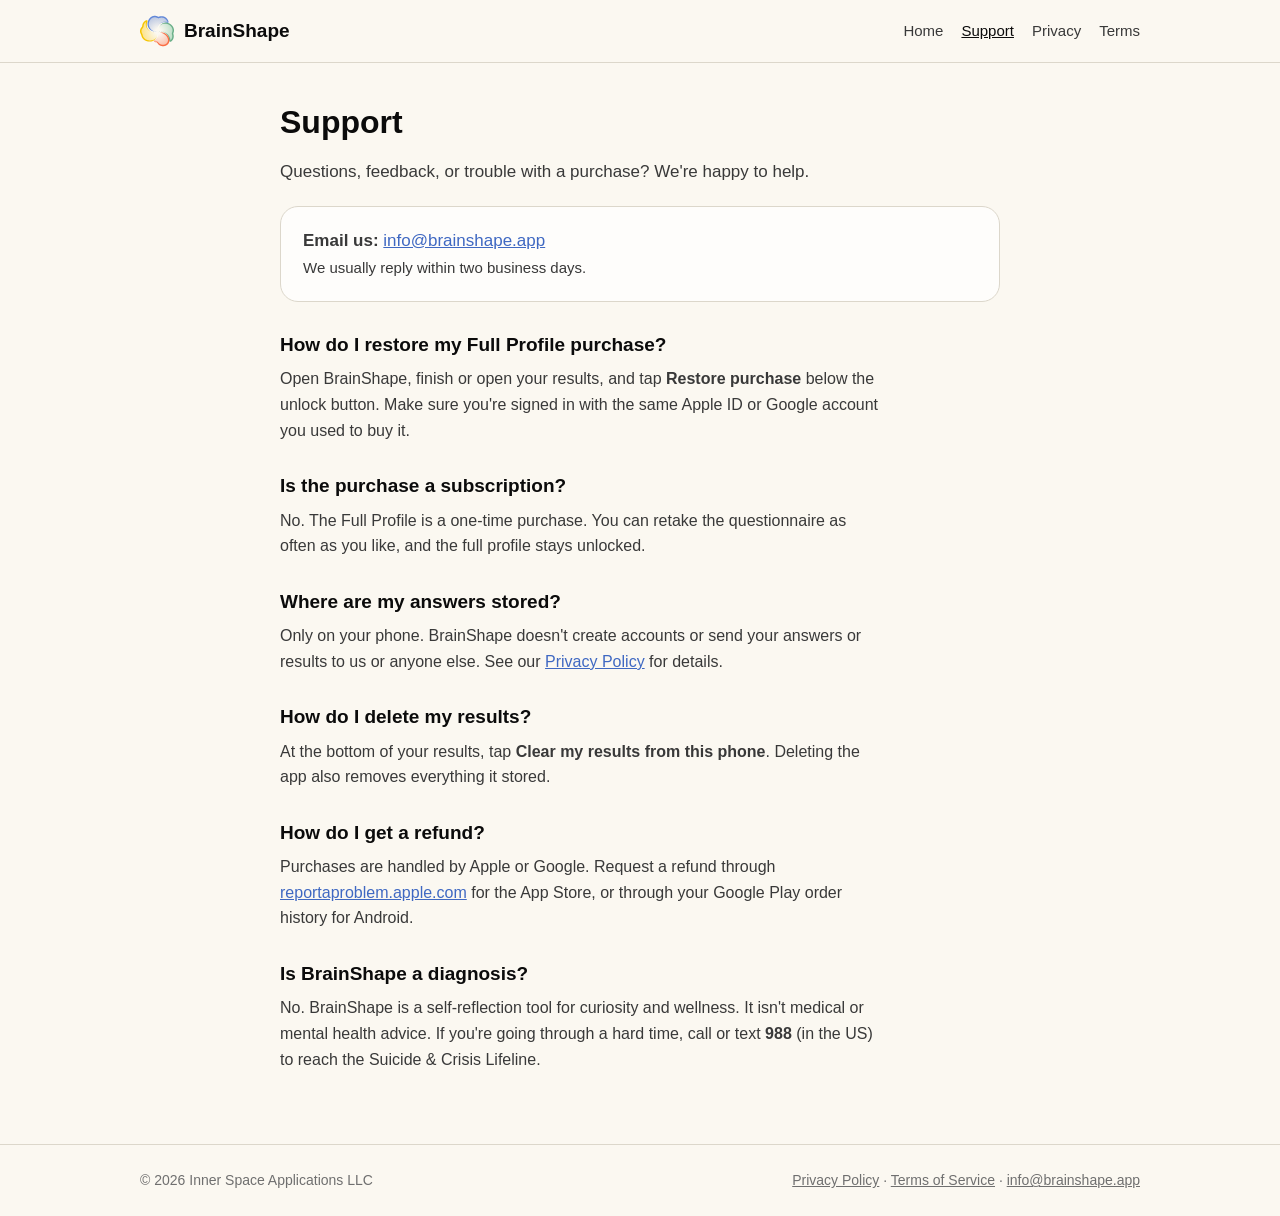
<file: support/index.html>
<!doctype html>
<html lang="en"><head><meta charset="utf-8"><meta name="viewport" content="width=device-width, initial-scale=1, viewport-fit=cover">
<title>Support · BrainShape</title><meta name="description" content="Get help with BrainShape: restoring purchases, privacy, and contact.">
<link rel="icon" href="/assets/favicon.png"><link rel="stylesheet" href="/assets/site.css">
<meta property="og:title" content="Support · BrainShape"><meta property="og:description" content="Get help with BrainShape: restoring purchases, privacy, and contact."><meta property="og:image" content="https://brainshape.app/assets/logo.png">
<link rel="canonical" href="https://brainshape.app/support/">
</head><body>
<header class="site"><div class="wrap"><a class="brand" href="/"><img src="/assets/logo.svg" alt="" width="34" height="34">BrainShape</a><nav aria-label="Main"><a href="/">Home</a><a href="/support/" aria-current="page">Support</a><a href="/privacy/">Privacy</a><a href="/terms/">Terms</a></nav></div></header>
<main class="doc">
<h1>Support</h1>
<p>Questions, feedback, or trouble with a purchase? We're happy to help.</p>
<div class="contact"><strong>Email us:</strong> <a href="mailto:info@brainshape.app">info@brainshape.app</a><br><span style="font-size:15px">We usually reply within two business days.</span></div>
<div class="faq">
<h2>How do I restore my Full Profile purchase?</h2>
<p>Open BrainShape, finish or open your results, and tap <strong>Restore purchase</strong> below the unlock button. Make sure you're signed in with the same Apple ID or Google account you used to buy it.</p>
<h2>Is the purchase a subscription?</h2>
<p>No. The Full Profile is a one-time purchase. You can retake the questionnaire as often as you like, and the full profile stays unlocked.</p>
<h2>Where are my answers stored?</h2>
<p>Only on your phone. BrainShape doesn't create accounts or send your answers or results to us or anyone else. See our <a href="/privacy/">Privacy Policy</a> for details.</p>
<h2>How do I delete my results?</h2>
<p>At the bottom of your results, tap <strong>Clear my results from this phone</strong>. Deleting the app also removes everything it stored.</p>
<h2>How do I get a refund?</h2>
<p>Purchases are handled by Apple or Google. Request a refund through <a href="https://reportaproblem.apple.com" rel="noopener">reportaproblem.apple.com</a> for the App Store, or through your Google Play order history for Android.</p>
<h2>Is BrainShape a diagnosis?</h2>
<p>No. BrainShape is a self-reflection tool for curiosity and wellness. It isn't medical or mental health advice. If you're going through a hard time, call or text <strong>988</strong> (in the US) to reach the Suicide &amp; Crisis Lifeline.</p>
</div>
</main>
<footer class="site"><div class="wrap"><span>© 2026 Inner Space Applications LLC</span><span><a href="/privacy/">Privacy Policy</a> · <a href="/terms/">Terms of Service</a> · <a href="mailto:info@brainshape.app">info@brainshape.app</a></span></div></footer>
</body></html>
</file>
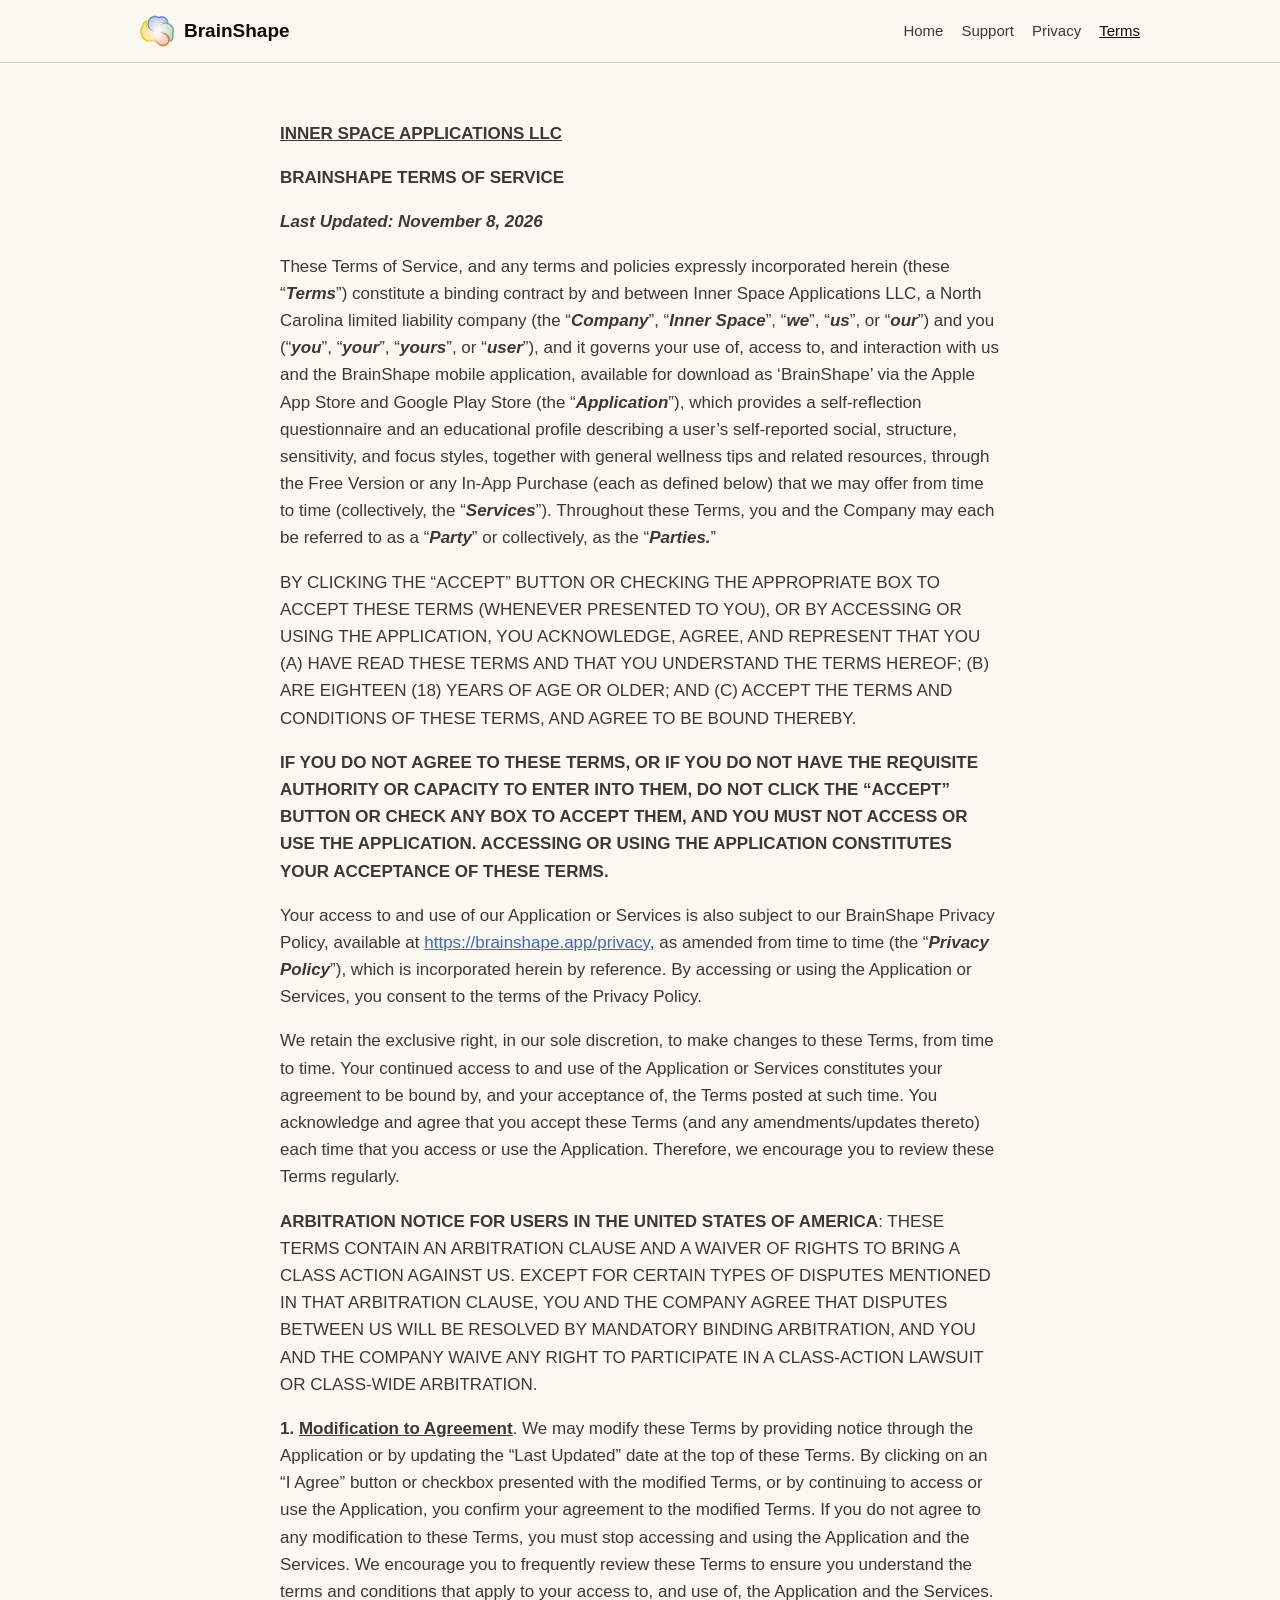
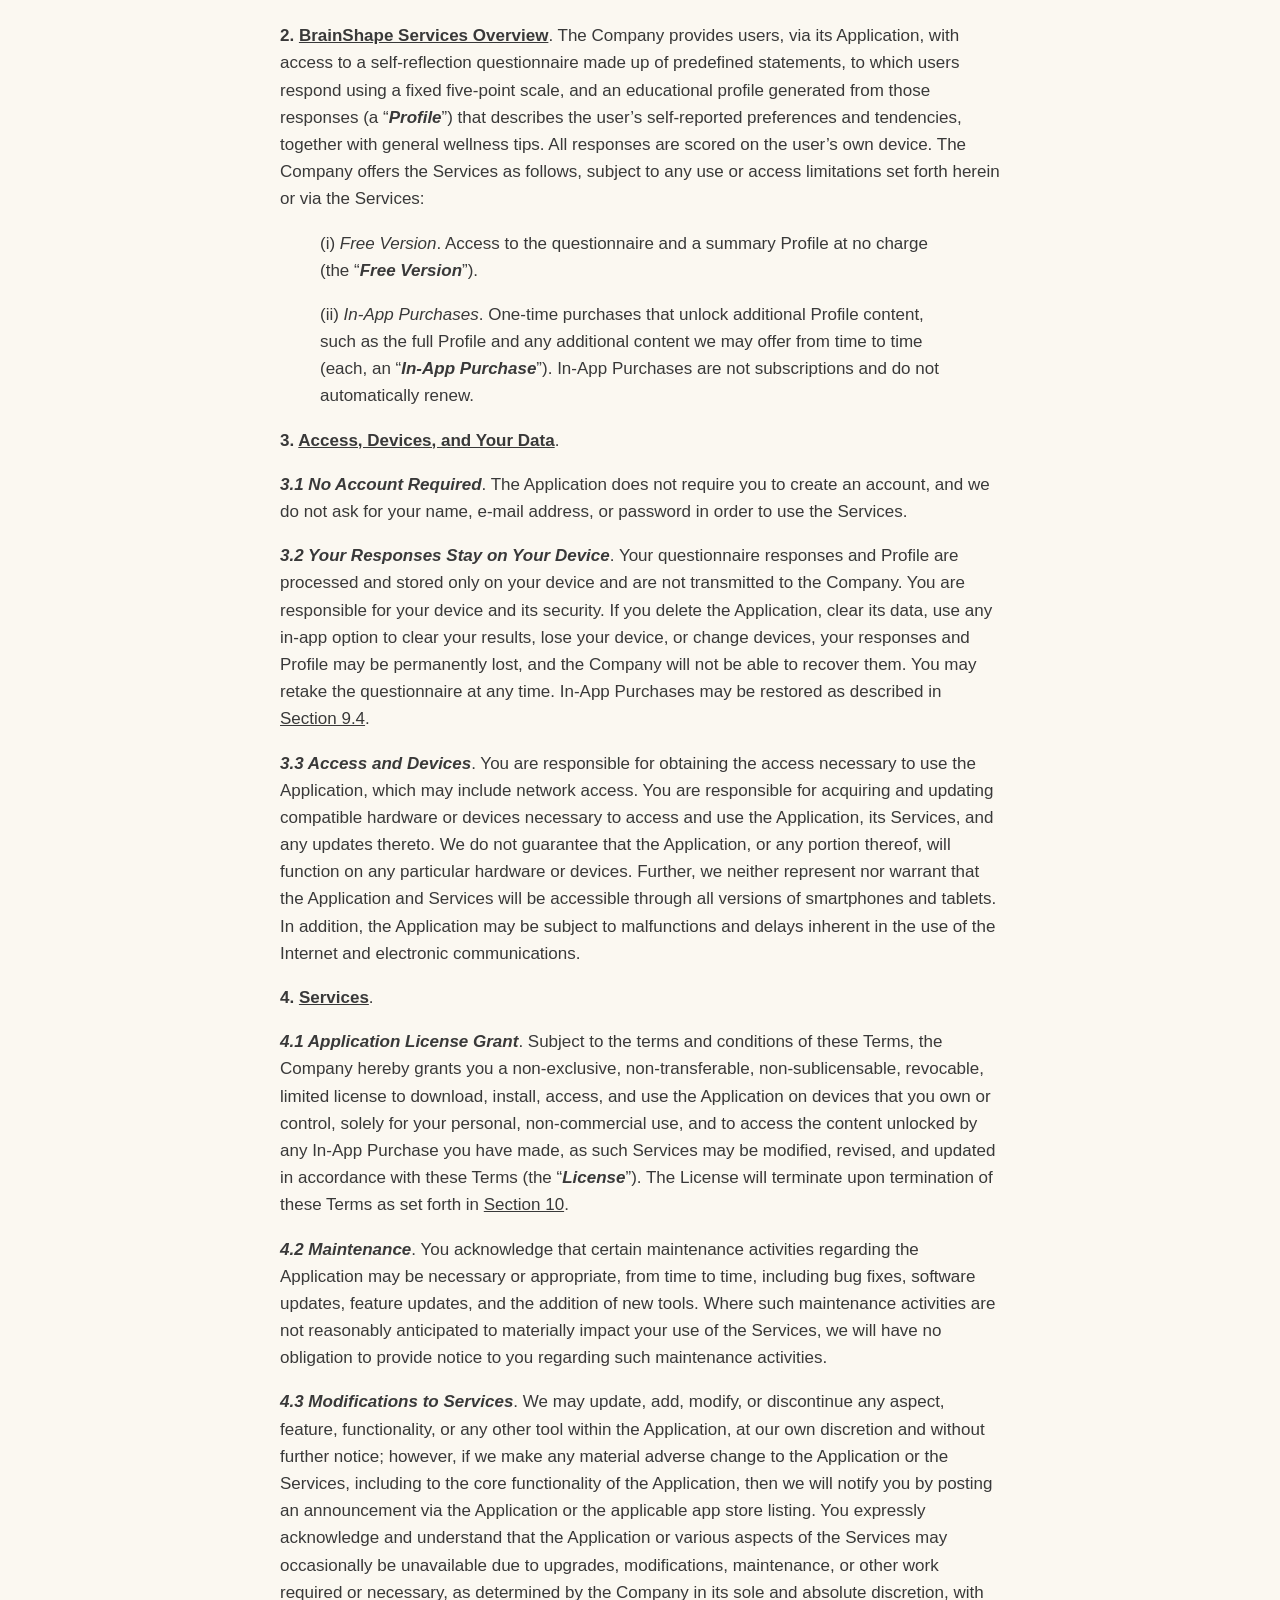
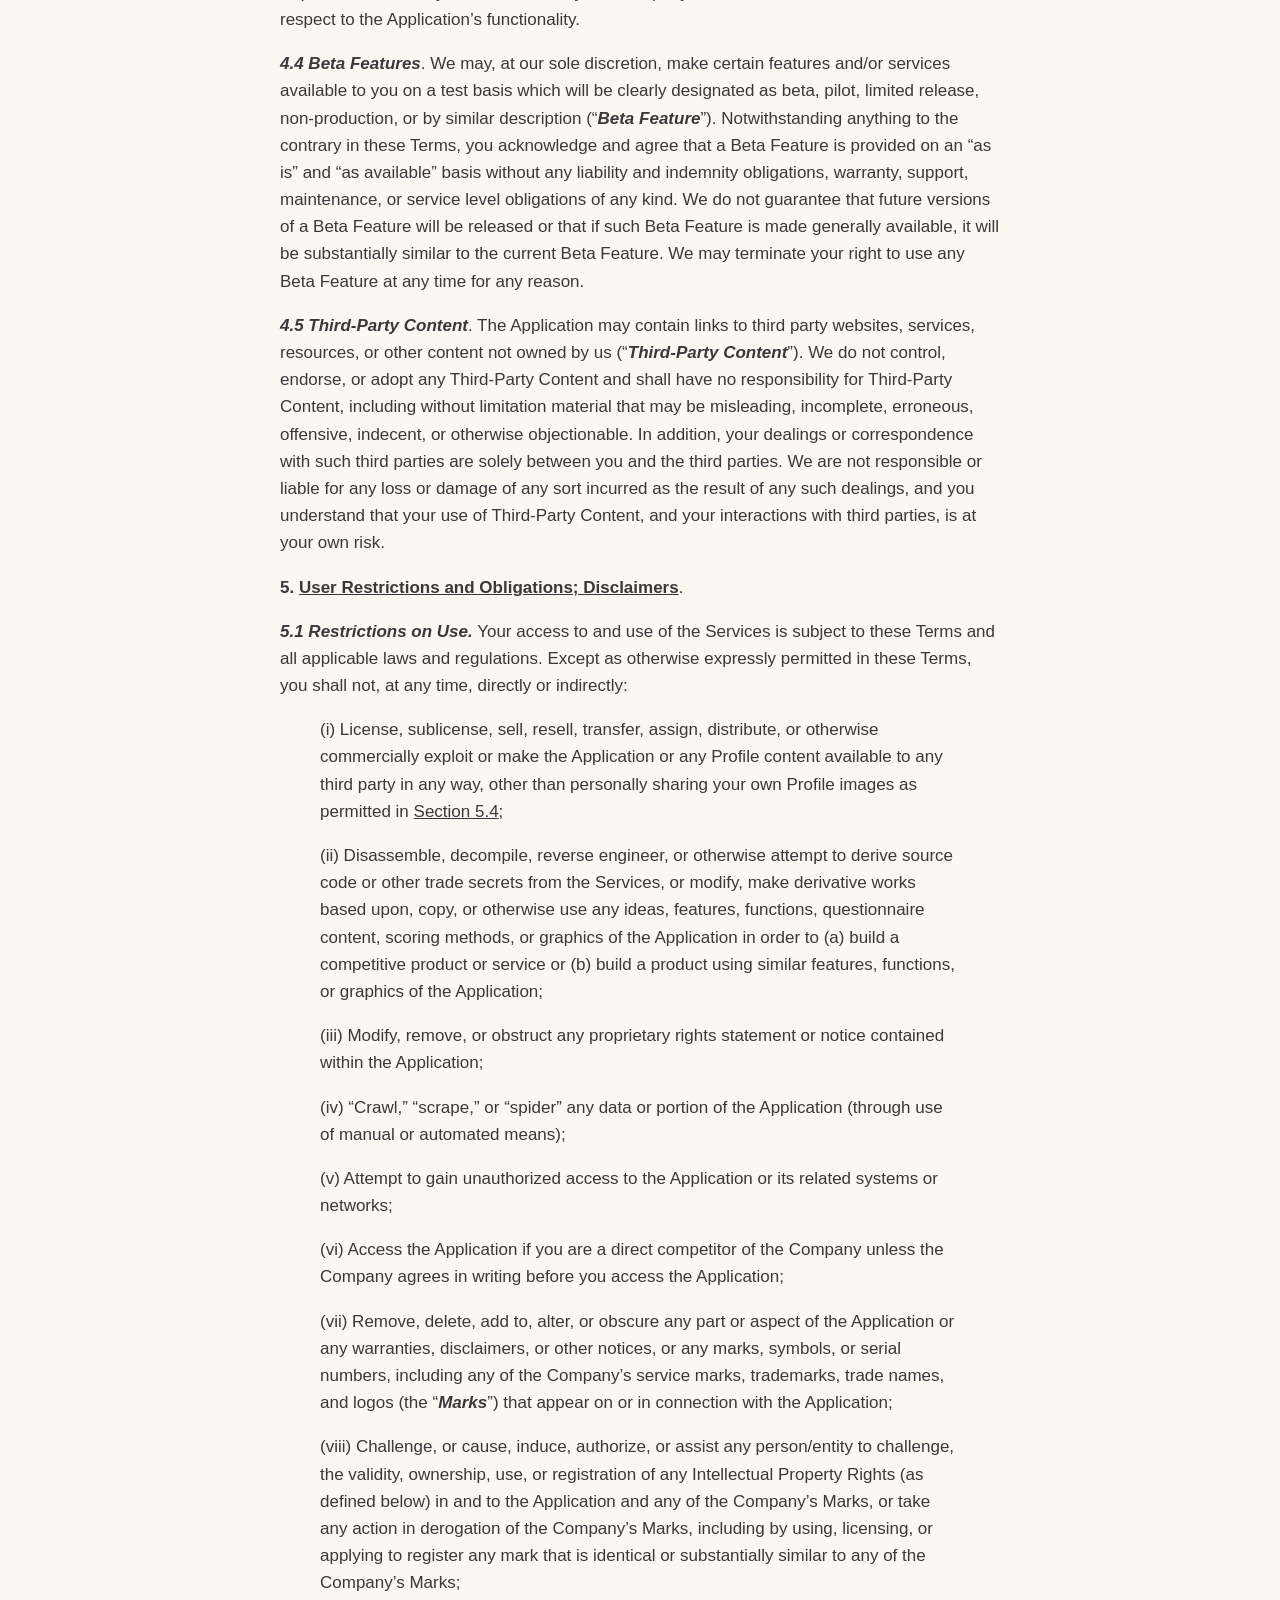
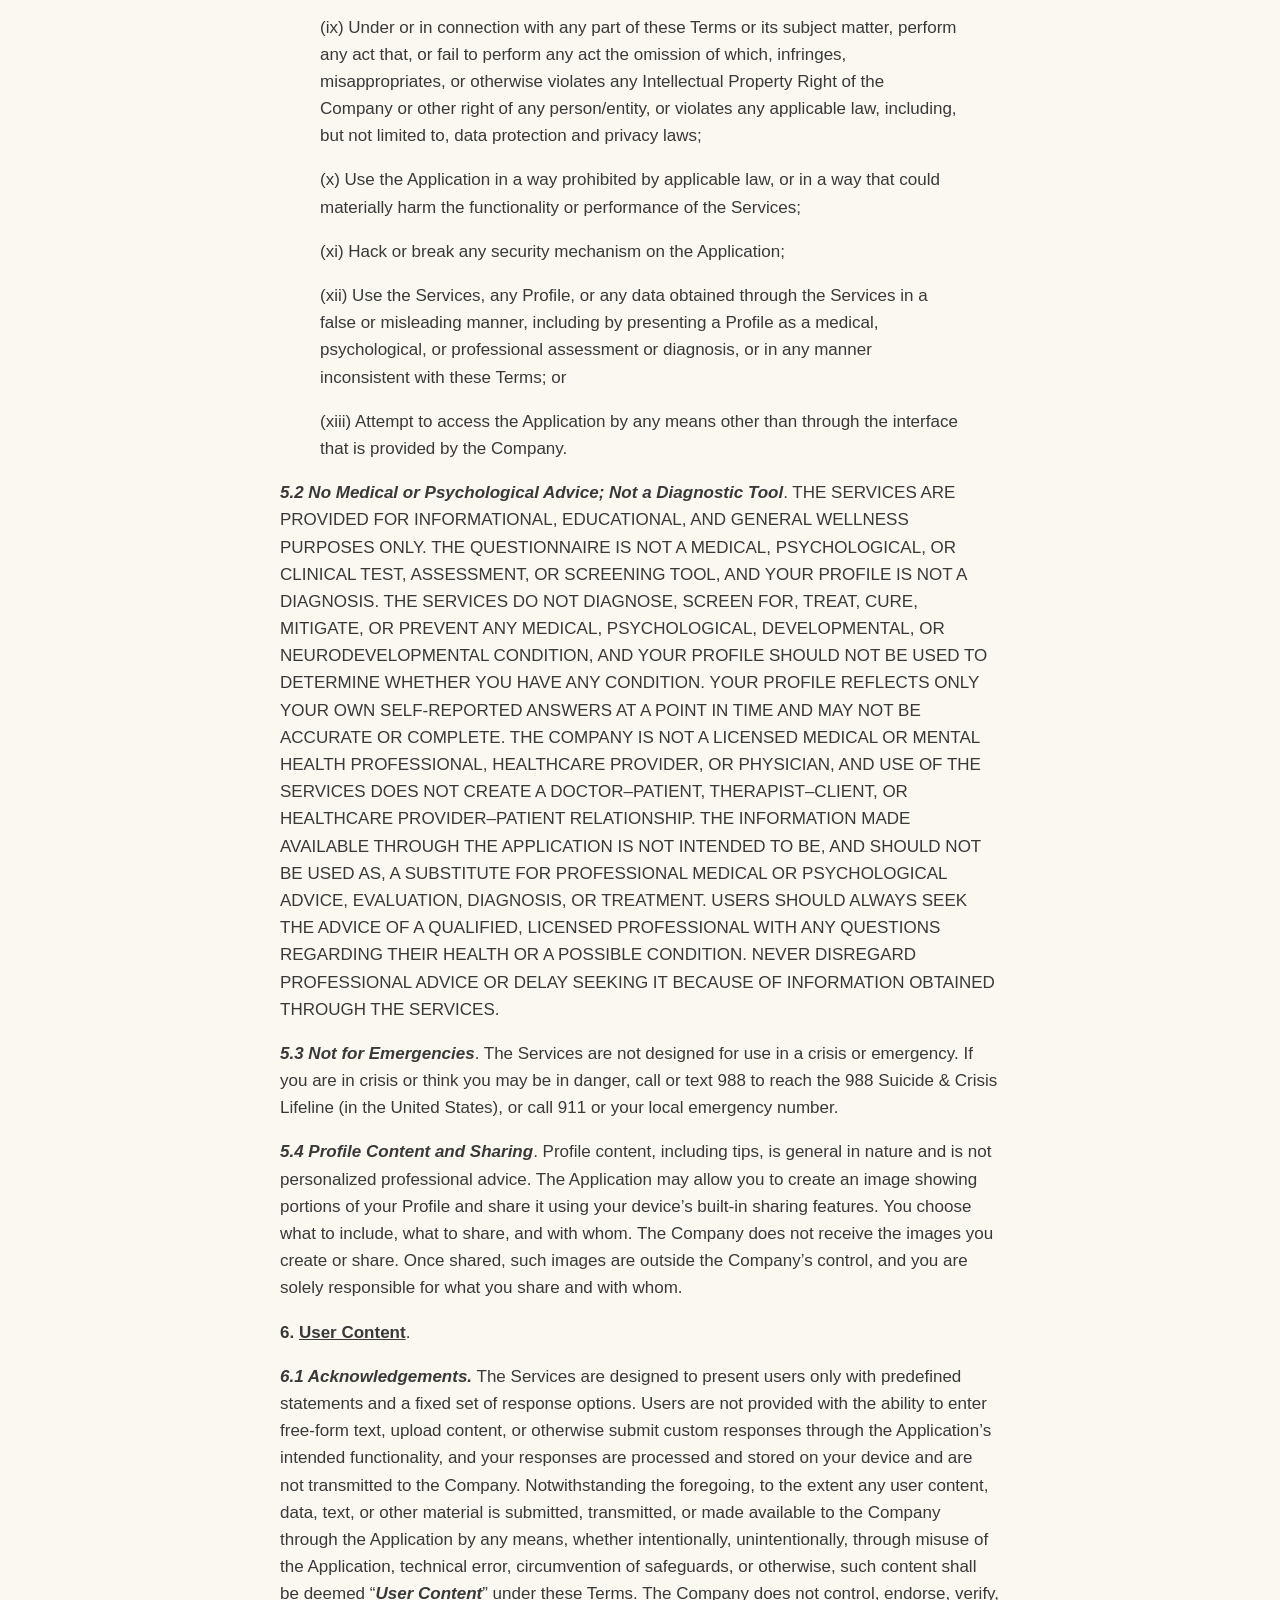
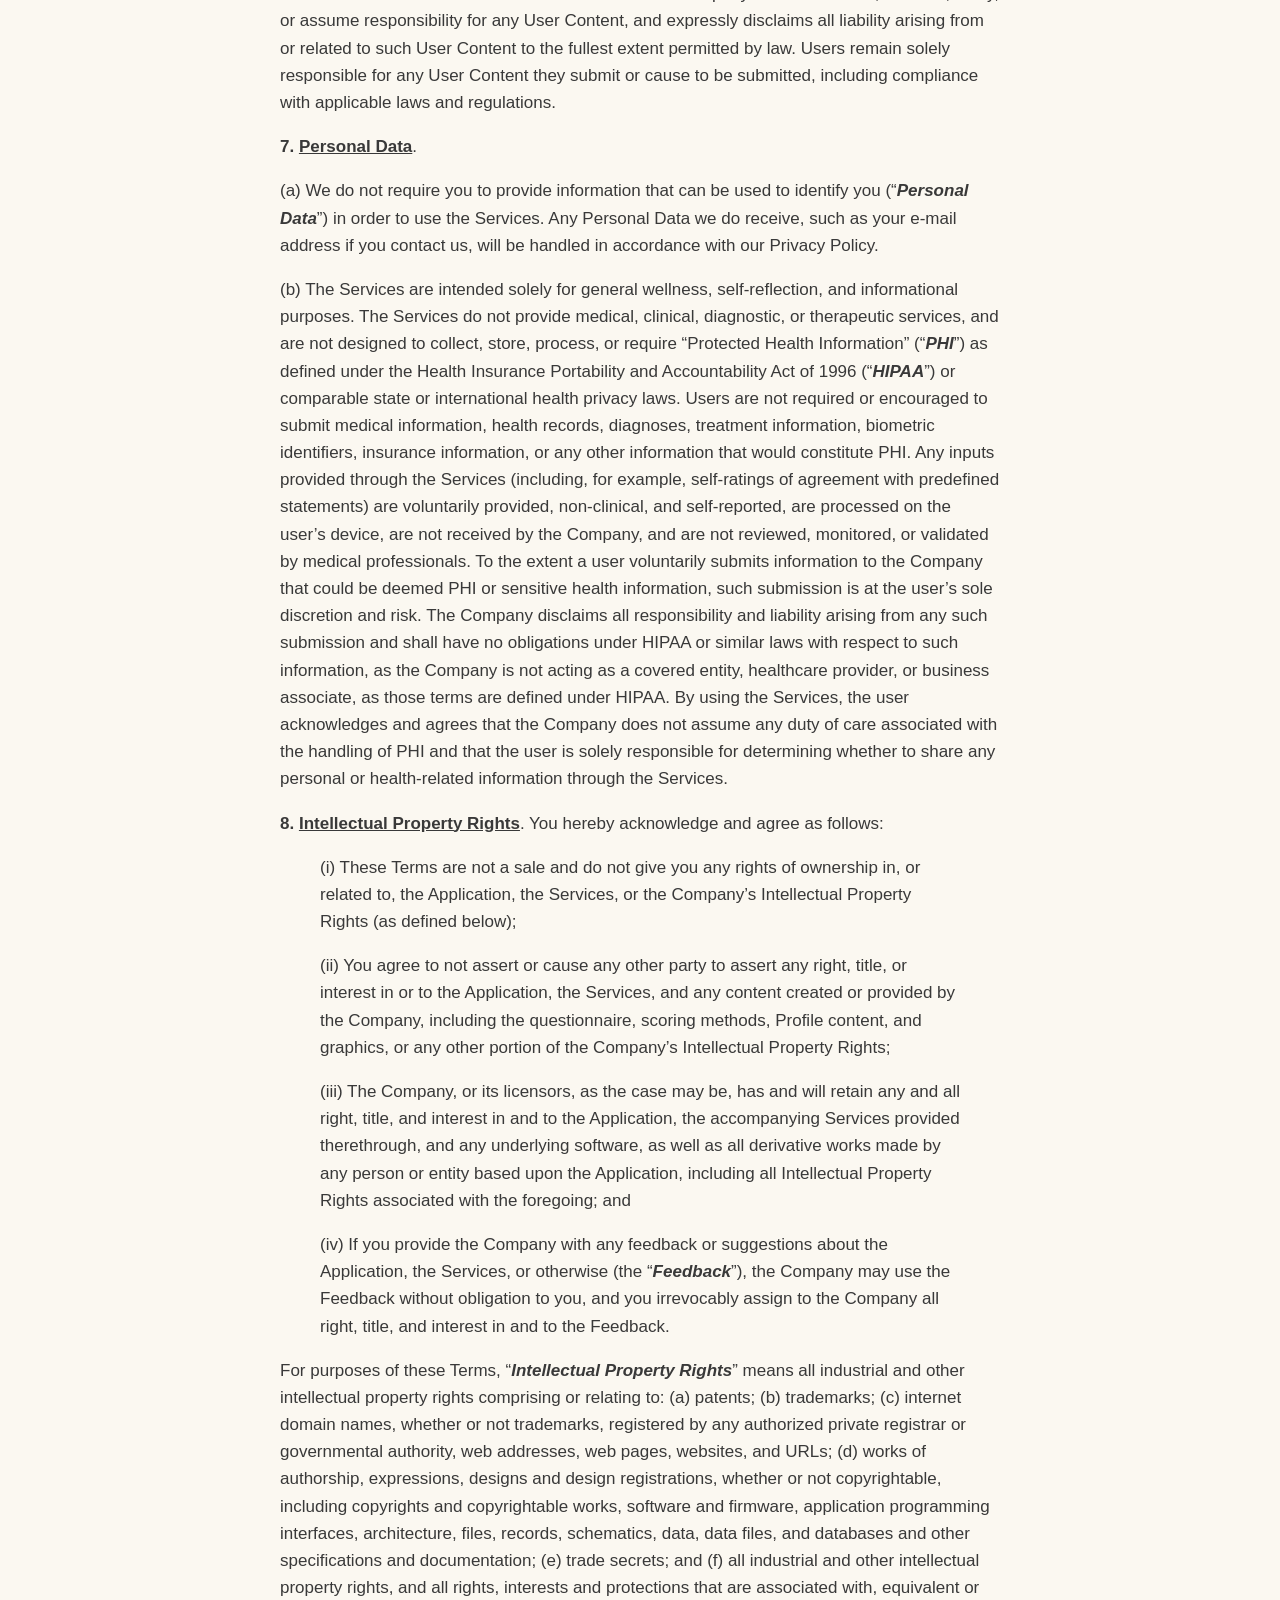
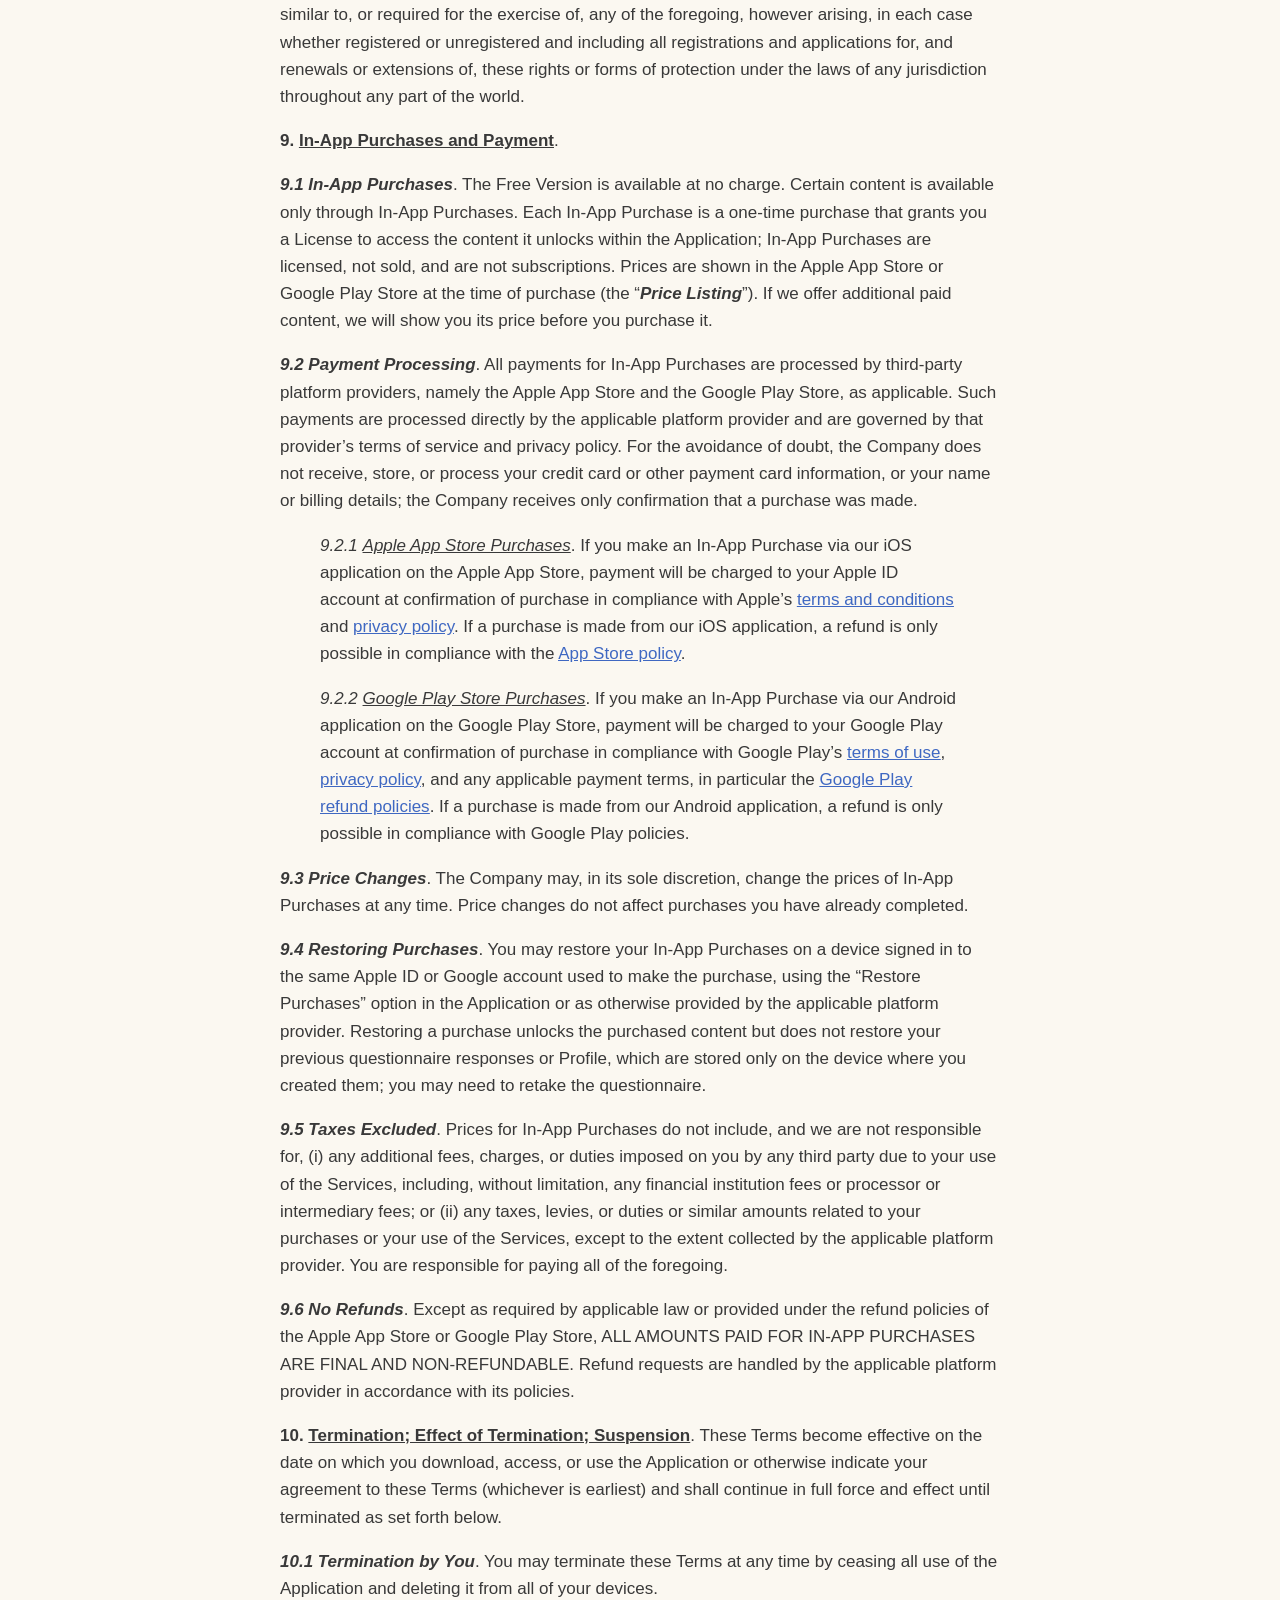
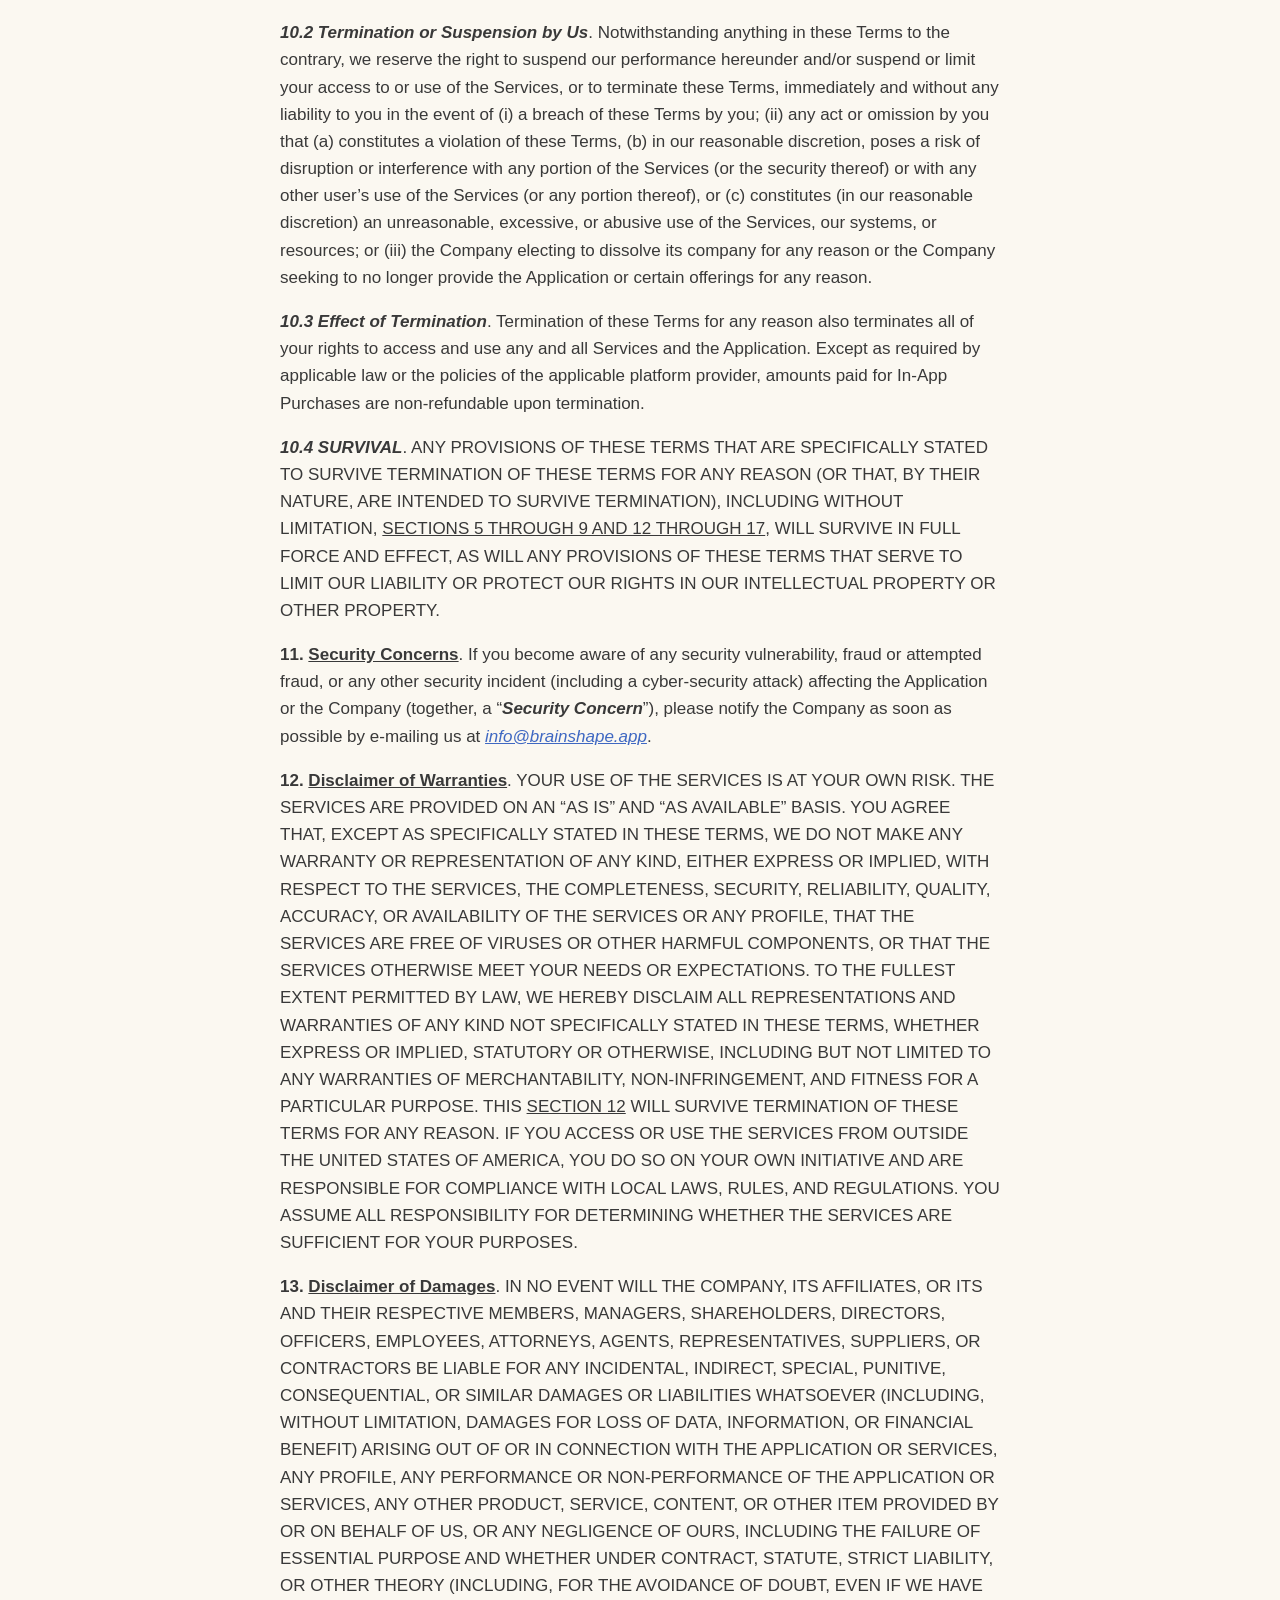
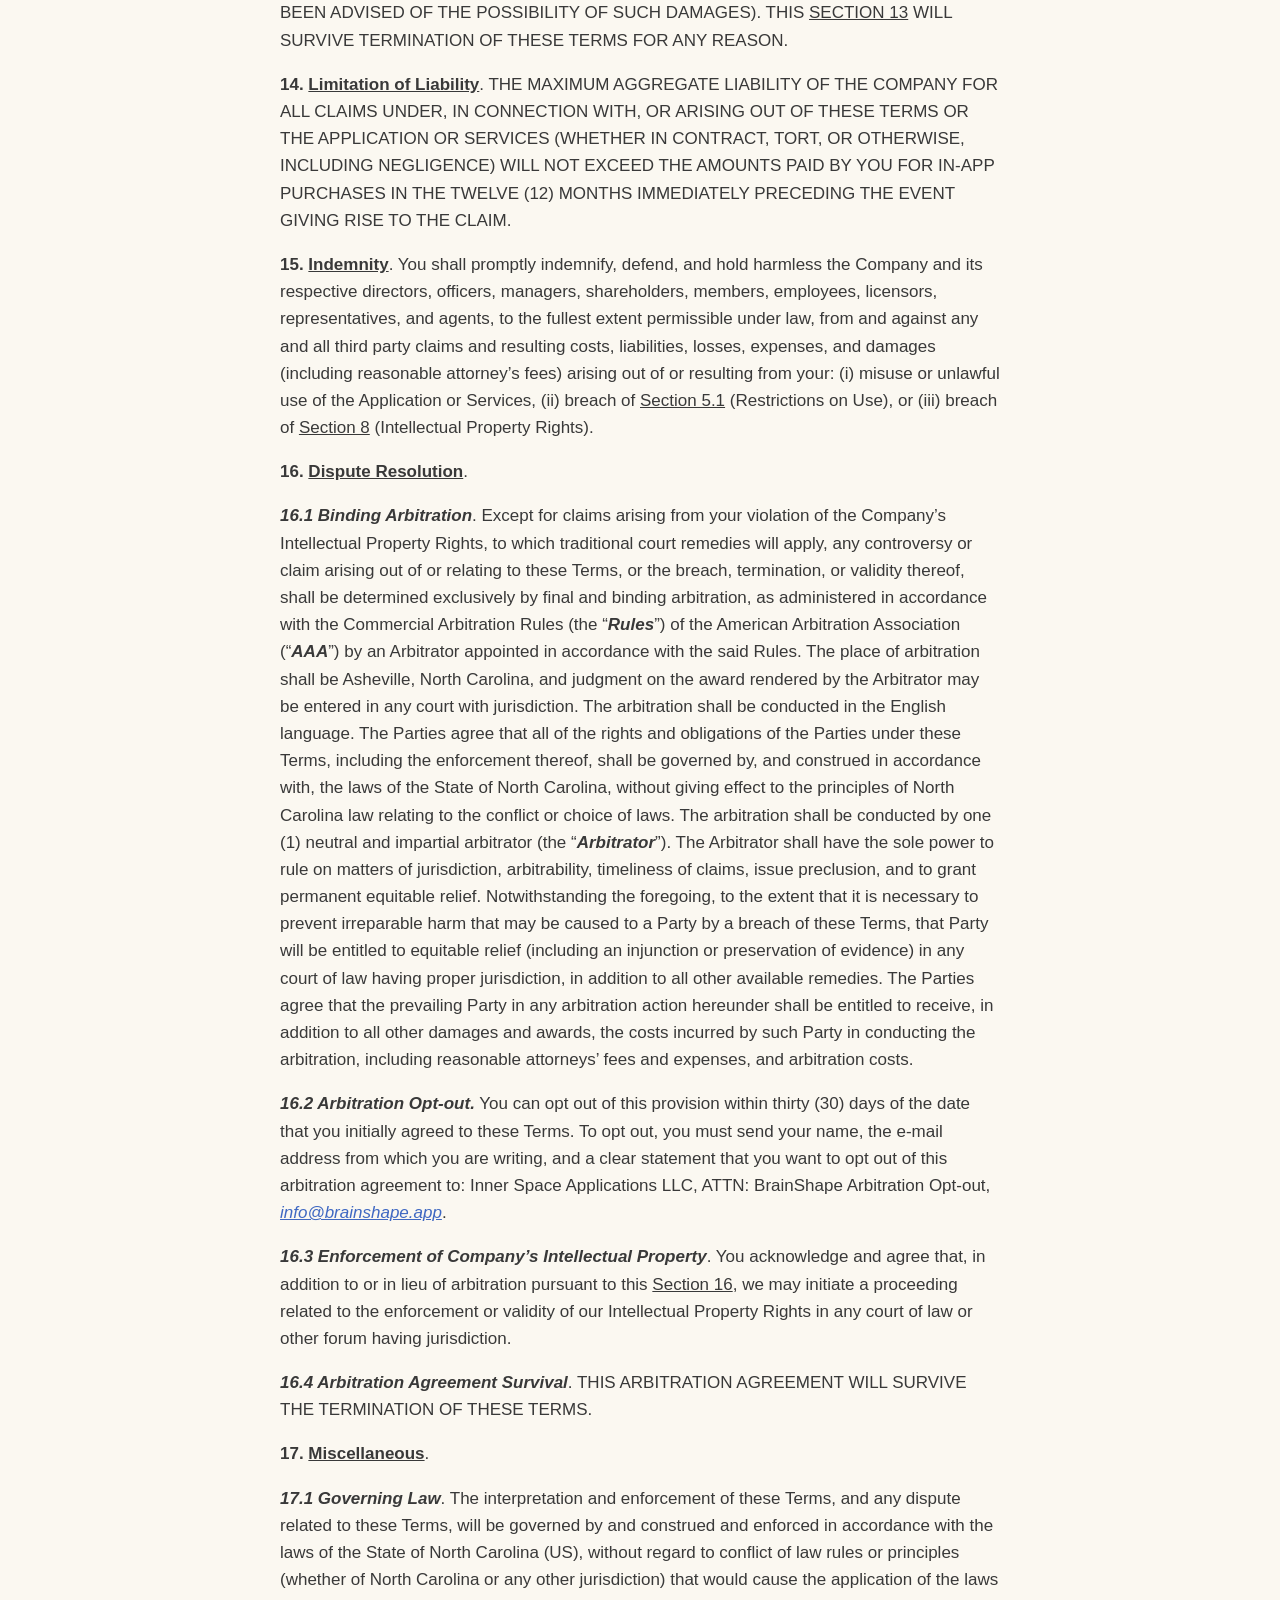
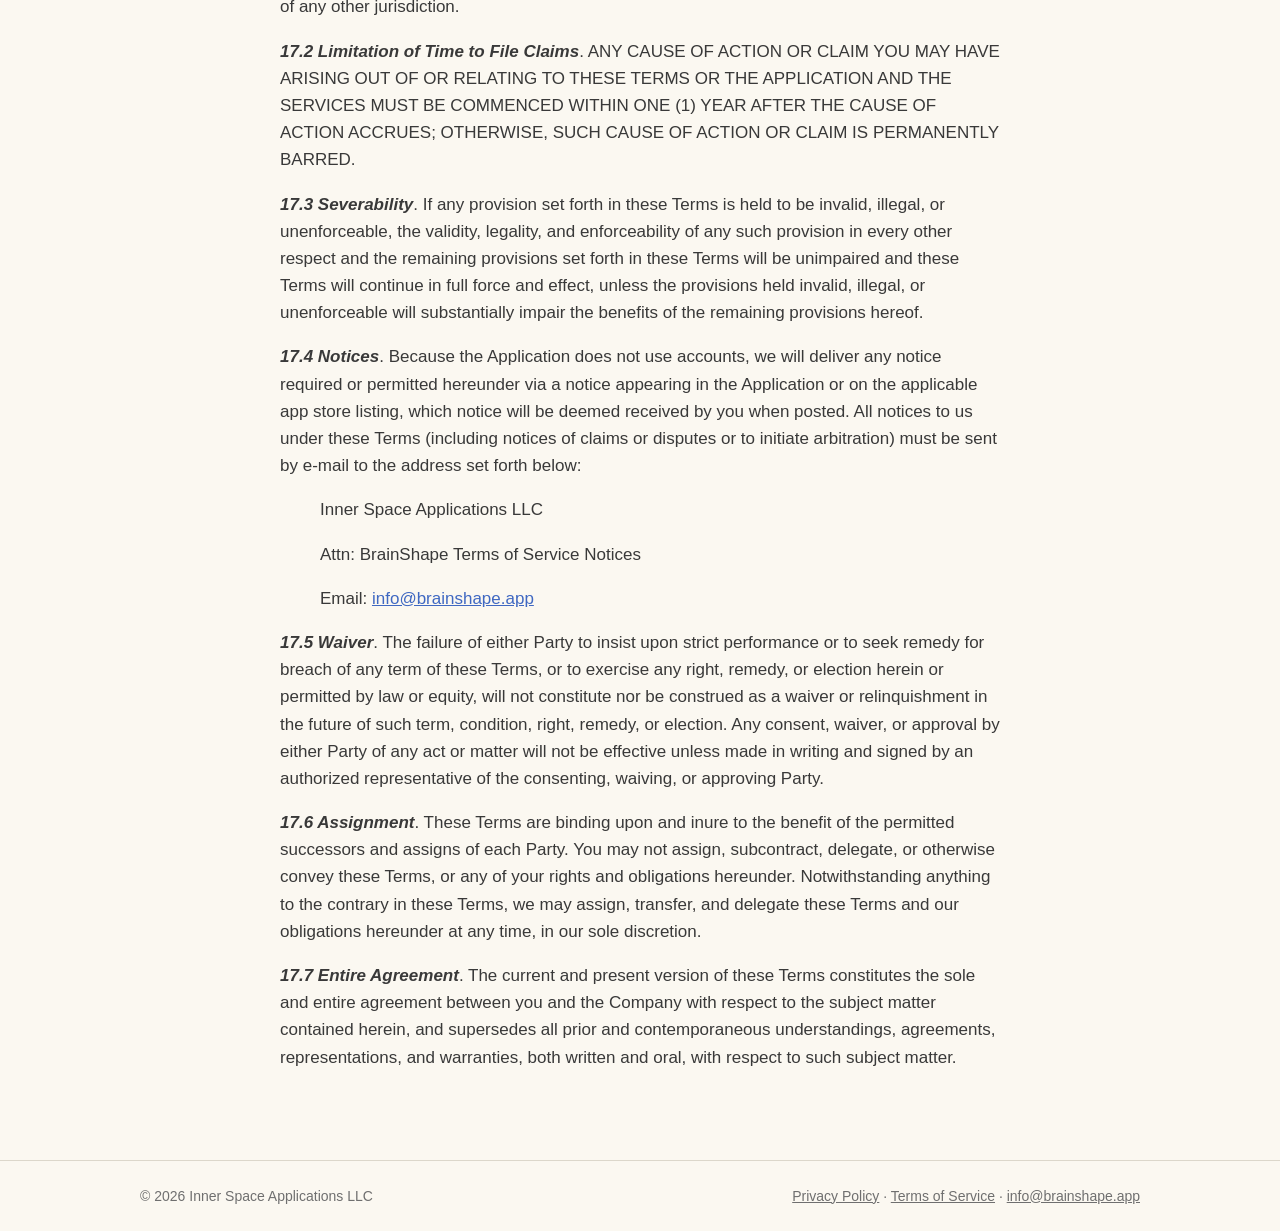
<file: terms/index.html>
<!doctype html>
<html lang="en"><head><meta charset="utf-8"><meta name="viewport" content="width=device-width, initial-scale=1, viewport-fit=cover">
<title>Terms of Service · BrainShape</title><meta name="description" content="The terms for using BrainShape.">
<link rel="icon" href="/assets/favicon.png"><link rel="stylesheet" href="/assets/site.css">
<meta property="og:title" content="Terms of Service · BrainShape"><meta property="og:description" content="The terms for using BrainShape."><meta property="og:image" content="https://brainshape.app/assets/logo.png">
<link rel="canonical" href="https://brainshape.app/terms/">
</head><body>
<header class="site"><div class="wrap"><a class="brand" href="/"><img src="/assets/logo.svg" alt="" width="34" height="34">BrainShape</a><nav aria-label="Main"><a href="/">Home</a><a href="/support/">Support</a><a href="/privacy/">Privacy</a><a href="/terms/" aria-current="page">Terms</a></nav></div></header>
<main class="doc"><p><strong><u>INNER SPACE APPLICATIONS LLC</u></strong></p>
<p><strong>BRAINSHAPE TERMS OF SERVICE</strong></p>
<p><em><strong>Last Updated: November 8, 2026</strong></em></p>
<p>These Terms of Service, and any terms and policies expressly
incorporated herein (these “<em><strong>Terms</strong></em>”) constitute
a binding contract by and between Inner Space Applications LLC, a North
Carolina limited liability company (the
“<em><strong>Company</strong></em>”, “<em><strong>Inner
Space</strong></em>”, “<em><strong>we</strong></em>”,
“<em><strong>us</strong></em>”, or “<em><strong>our</strong></em>”) and
you (“<em><strong>you</strong></em>”, “<em><strong>your</strong></em>”,
“<em><strong>yours</strong></em>”, or “<em><strong>user</strong></em>”),
and it governs your use of, access to, and interaction with us and the
BrainShape mobile application, available for download as ‘BrainShape’
via the Apple App Store and Google Play Store (the
“<em><strong>Application</strong></em>”), which provides a
self-reflection questionnaire and an educational profile describing a
user’s self-reported social, structure, sensitivity, and focus styles,
together with general wellness tips and related resources, through the
Free Version or any In-App Purchase (each as defined below) that we may
offer from time to time (collectively, the
“<em><strong>Services</strong></em>”). Throughout these Terms, you and
the Company may each be referred to as a
“<em><strong>Party</strong></em>” or collectively, as the
“<em><strong>Parties.</strong></em>”</p>
<p>BY CLICKING THE “ACCEPT” BUTTON OR CHECKING THE APPROPRIATE BOX TO
ACCEPT THESE TERMS (WHENEVER PRESENTED TO YOU), OR BY ACCESSING OR USING
THE APPLICATION, YOU ACKNOWLEDGE, AGREE, AND REPRESENT THAT YOU (A) HAVE
READ THESE TERMS AND THAT YOU UNDERSTAND THE TERMS HEREOF; (B) ARE
EIGHTEEN (18) YEARS OF AGE OR OLDER; AND (C) ACCEPT THE TERMS AND
CONDITIONS OF THESE TERMS, AND AGREE TO BE BOUND THEREBY.</p>
<p><strong>IF YOU DO NOT AGREE TO THESE TERMS, OR IF YOU DO NOT HAVE THE
REQUISITE AUTHORITY OR CAPACITY TO ENTER INTO THEM, DO NOT CLICK THE
“ACCEPT” BUTTON OR CHECK ANY BOX TO ACCEPT THEM, AND YOU MUST NOT ACCESS
OR USE THE APPLICATION. ACCESSING OR USING THE APPLICATION CONSTITUTES
YOUR ACCEPTANCE OF THESE TERMS.</strong></p>
<p>Your access to and use of our Application or Services is also subject
to our BrainShape Privacy Policy, available at <a href="/privacy/">https://brainshape.app/privacy</a>, as amended from time to time (the
“<em><strong>Privacy Policy</strong></em>”), which is incorporated
herein by reference. By accessing or using the Application or Services,
you consent to the terms of the Privacy Policy.</p>
<p>We retain the exclusive right, in our sole discretion, to make
changes to these Terms, from time to time. Your continued access to and
use of the Application or Services constitutes your agreement to be
bound by, and your acceptance of, the Terms posted at such time. You
acknowledge and agree that you accept these Terms (and any
amendments/updates thereto) each time that you access or use the
Application. Therefore, we encourage you to review these Terms
regularly.</p>
<p><strong>ARBITRATION NOTICE FOR USERS IN THE UNITED STATES OF
AMERICA</strong>: THESE TERMS CONTAIN AN ARBITRATION CLAUSE AND A WAIVER
OF RIGHTS TO BRING A CLASS ACTION AGAINST US. EXCEPT FOR CERTAIN TYPES
OF DISPUTES MENTIONED IN THAT ARBITRATION CLAUSE, YOU AND THE COMPANY
AGREE THAT DISPUTES BETWEEN US WILL BE RESOLVED BY MANDATORY BINDING
ARBITRATION, AND YOU AND THE COMPANY WAIVE ANY RIGHT TO PARTICIPATE IN A
CLASS-ACTION LAWSUIT OR CLASS-WIDE ARBITRATION.</p>
<p><strong>1. <u>Modification to Agreement</u></strong>. We may modify
these Terms by providing notice through the Application or by updating
the “Last Updated” date at the top of these Terms. By clicking on an “I
Agree” button or checkbox presented with the modified Terms, or by
continuing to access or use the Application, you confirm your agreement
to the modified Terms. If you do not agree to any modification to these
Terms, you must stop accessing and using the Application and the
Services. We encourage you to frequently review these Terms to ensure
you understand the terms and conditions that apply to your access to,
and use of, the Application and the Services.</p>
<p><strong>2. <u>BrainShape Services Overview</u></strong>. The Company
provides users, via its Application, with access to a self-reflection
questionnaire made up of predefined statements, to which users respond
using a fixed five-point scale, and an educational profile generated
from those responses (a “<em><strong>Profile</strong></em>”) that
describes the user’s self-reported preferences and tendencies, together
with general wellness tips. All responses are scored on the user’s own
device. The Company offers the Services as follows, subject to any use
or access limitations set forth herein or via the Services:</p>
<blockquote>
<p>(i) <em>Free Version</em>. Access to the questionnaire and a summary
Profile at no charge (the “<em><strong>Free Version</strong></em>”).</p>
<p>(ii) <em>In-App Purchases</em>. One-time purchases that unlock
additional Profile content, such as the full Profile and any additional
content we may offer from time to time (each, an “<em><strong>In-App
Purchase</strong></em>”). In-App Purchases are not subscriptions and do
not automatically renew.</p>
</blockquote>
<p><strong>3. <u>Access, Devices, and Your Data</u></strong>.</p>
<p><em><strong>3.1 No Account Required</strong></em>. The Application
does not require you to create an account, and we do not ask for your
name, e-mail address, or password in order to use the Services.</p>
<p><em><strong>3.2 Your Responses Stay on Your Device</strong></em>.
Your questionnaire responses and Profile are processed and stored only
on your device and are not transmitted to the Company. You are
responsible for your device and its security. If you delete the
Application, clear its data, use any in-app option to clear your
results, lose your device, or change devices, your responses and Profile
may be permanently lost, and the Company will not be able to recover
them. You may retake the questionnaire at any time. In-App Purchases may
be restored as described in <u>Section 9.4</u>.</p>
<p><em><strong>3.3 Access and Devices</strong></em>. You are responsible
for obtaining the access necessary to use the Application, which may
include network access. You are responsible for acquiring and updating
compatible hardware or devices necessary to access and use the
Application, its Services, and any updates thereto. We do not guarantee
that the Application, or any portion thereof, will function on any
particular hardware or devices. Further, we neither represent nor
warrant that the Application and Services will be accessible through all
versions of smartphones and tablets. In addition, the Application may be
subject to malfunctions and delays inherent in the use of the Internet
and electronic communications.</p>
<p><strong>4. <u>Services</u></strong>.</p>
<p><em><strong>4.1 Application License Grant</strong></em>. Subject to
the terms and conditions of these Terms, the Company hereby grants you a
non-exclusive, non-transferable, non-sublicensable, revocable, limited
license to download, install, access, and use the Application on devices
that you own or control, solely for your personal, non-commercial use,
and to access the content unlocked by any In-App Purchase you have made,
as such Services may be modified, revised, and updated in accordance
with these Terms (the “<em><strong>License</strong></em>”). The License
will terminate upon termination of these Terms as set forth in
<u>Section 10</u>.</p>
<p><em><strong>4.2 Maintenance</strong></em>. You acknowledge that
certain maintenance activities regarding the Application may be
necessary or appropriate, from time to time, including bug fixes,
software updates, feature updates, and the addition of new tools. Where
such maintenance activities are not reasonably anticipated to materially
impact your use of the Services, we will have no obligation to provide
notice to you regarding such maintenance activities.</p>
<p><em><strong>4.3 Modifications to Services</strong></em>. We may
update, add, modify, or discontinue any aspect, feature, functionality,
or any other tool within the Application, at our own discretion and
without further notice; however, if we make any material adverse change
to the Application or the Services, including to the core functionality
of the Application, then we will notify you by posting an announcement
via the Application or the applicable app store listing. You expressly
acknowledge and understand that the Application or various aspects of
the Services may occasionally be unavailable due to upgrades,
modifications, maintenance, or other work required or necessary, as
determined by the Company in its sole and absolute discretion, with
respect to the Application’s functionality.</p>
<p><em><strong>4.4 Beta Features</strong></em>. We may, at our sole
discretion, make certain features and/or services available to you on a
test basis which will be clearly designated as beta, pilot, limited
release, non-production, or by similar description (“<em><strong>Beta
Feature</strong></em>”). Notwithstanding anything to the contrary in
these Terms, you acknowledge and agree that a Beta Feature is provided
on an “as is” and “as available” basis without any liability and
indemnity obligations, warranty, support, maintenance, or service level
obligations of any kind. We do not guarantee that future versions of a
Beta Feature will be released or that if such Beta Feature is made
generally available, it will be substantially similar to the current
Beta Feature. We may terminate your right to use any Beta Feature at any
time for any reason.</p>
<p><em><strong>4.5 Third-Party Content</strong></em>. The Application
may contain links to third party websites, services, resources, or other
content not owned by us (“<em><strong>Third-Party
Content</strong></em>”). We do not control, endorse, or adopt any
Third-Party Content and shall have no responsibility for Third-Party
Content, including without limitation material that may be misleading,
incomplete, erroneous, offensive, indecent, or otherwise objectionable.
In addition, your dealings or correspondence with such third parties are
solely between you and the third parties. We are not responsible or
liable for any loss or damage of any sort incurred as the result of any
such dealings, and you understand that your use of Third-Party Content,
and your interactions with third parties, is at your own risk.</p>
<p><strong>5. <u>User Restrictions and Obligations;
Disclaimers</u></strong>.</p>
<p><em><strong>5.1 Restrictions on Use.</strong></em> Your access to and
use of the Services is subject to these Terms and all applicable laws
and regulations. Except as otherwise expressly permitted in these Terms,
you shall not, at any time, directly or indirectly:</p>
<blockquote>
<p>(i) License, sublicense, sell, resell, transfer, assign, distribute,
or otherwise commercially exploit or make the Application or any Profile
content available to any third party in any way, other than personally
sharing your own Profile images as permitted in <u>Section 5.4</u>;</p>
<p>(ii) Disassemble, decompile, reverse engineer, or otherwise attempt
to derive source code or other trade secrets from the Services, or
modify, make derivative works based upon, copy, or otherwise use any
ideas, features, functions, questionnaire content, scoring methods, or
graphics of the Application in order to (a) build a competitive product
or service or (b) build a product using similar features, functions, or
graphics of the Application;</p>
<p>(iii) Modify, remove, or obstruct any proprietary rights statement or
notice contained within the Application;</p>
<p>(iv) “Crawl,” “scrape,” or “spider” any data or portion of the
Application (through use of manual or automated means);</p>
<p>(v) Attempt to gain unauthorized access to the Application or its
related systems or networks;</p>
<p>(vi) Access the Application if you are a direct competitor of the
Company unless the Company agrees in writing before you access the
Application;</p>
<p>(vii) Remove, delete, add to, alter, or obscure any part or aspect of
the Application or any warranties, disclaimers, or other notices, or any
marks, symbols, or serial numbers, including any of the Company’s
service marks, trademarks, trade names, and logos (the
“<em><strong>Marks</strong></em>”) that appear on or in connection with
the Application;</p>
<p>(viii) Challenge, or cause, induce, authorize, or assist any
person/entity to challenge, the validity, ownership, use, or
registration of any Intellectual Property Rights (as defined below) in
and to the Application and any of the Company’s Marks, or take any
action in derogation of the Company’s Marks, including by using,
licensing, or applying to register any mark that is identical or
substantially similar to any of the Company’s Marks;</p>
<p>(ix) Under or in connection with any part of these Terms or its
subject matter, perform any act that, or fail to perform any act the
omission of which, infringes, misappropriates, or otherwise violates any
Intellectual Property Right of the Company or other right of any
person/entity, or violates any applicable law, including, but not
limited to, data protection and privacy laws;</p>
<p>(x) Use the Application in a way prohibited by applicable law, or in
a way that could materially harm the functionality or performance of the
Services;</p>
<p>(xi) Hack or break any security mechanism on the Application;</p>
<p>(xii) Use the Services, any Profile, or any data obtained through the
Services in a false or misleading manner, including by presenting a
Profile as a medical, psychological, or professional assessment or
diagnosis, or in any manner inconsistent with these Terms; or</p>
<p>(xiii) Attempt to access the Application by any means other than
through the interface that is provided by the Company.</p>
</blockquote>
<p><em><strong>5.2 No Medical or Psychological Advice; Not a Diagnostic
Tool</strong></em>. THE SERVICES ARE PROVIDED FOR INFORMATIONAL,
EDUCATIONAL, AND GENERAL WELLNESS PURPOSES ONLY. THE QUESTIONNAIRE IS
NOT A MEDICAL, PSYCHOLOGICAL, OR CLINICAL TEST, ASSESSMENT, OR SCREENING
TOOL, AND YOUR PROFILE IS NOT A DIAGNOSIS. THE SERVICES DO NOT DIAGNOSE,
SCREEN FOR, TREAT, CURE, MITIGATE, OR PREVENT ANY MEDICAL,
PSYCHOLOGICAL, DEVELOPMENTAL, OR NEURODEVELOPMENTAL CONDITION, AND YOUR
PROFILE SHOULD NOT BE USED TO DETERMINE WHETHER YOU HAVE ANY CONDITION.
YOUR PROFILE REFLECTS ONLY YOUR OWN SELF-REPORTED ANSWERS AT A POINT IN
TIME AND MAY NOT BE ACCURATE OR COMPLETE. THE COMPANY IS NOT A LICENSED
MEDICAL OR MENTAL HEALTH PROFESSIONAL, HEALTHCARE PROVIDER, OR
PHYSICIAN, AND USE OF THE SERVICES DOES NOT CREATE A DOCTOR–PATIENT,
THERAPIST–CLIENT, OR HEALTHCARE PROVIDER–PATIENT RELATIONSHIP. THE
INFORMATION MADE AVAILABLE THROUGH THE APPLICATION IS NOT INTENDED TO
BE, AND SHOULD NOT BE USED AS, A SUBSTITUTE FOR PROFESSIONAL MEDICAL OR
PSYCHOLOGICAL ADVICE, EVALUATION, DIAGNOSIS, OR TREATMENT. USERS SHOULD
ALWAYS SEEK THE ADVICE OF A QUALIFIED, LICENSED PROFESSIONAL WITH ANY
QUESTIONS REGARDING THEIR HEALTH OR A POSSIBLE CONDITION. NEVER
DISREGARD PROFESSIONAL ADVICE OR DELAY SEEKING IT BECAUSE OF INFORMATION
OBTAINED THROUGH THE SERVICES.</p>
<p><em><strong>5.3 Not for Emergencies</strong></em>. The Services are
not designed for use in a crisis or emergency. If you are in crisis or
think you may be in danger, call or text 988 to reach the 988 Suicide
&amp; Crisis Lifeline (in the United States), or call 911 or your local
emergency number.</p>
<p><em><strong>5.4 Profile Content and Sharing</strong></em>. Profile
content, including tips, is general in nature and is not personalized
professional advice. The Application may allow you to create an image
showing portions of your Profile and share it using your device’s
built-in sharing features. You choose what to include, what to share,
and with whom. The Company does not receive the images you create or
share. Once shared, such images are outside the Company’s control, and
you are solely responsible for what you share and with whom.</p>
<p><strong>6. <u>User Content</u></strong>.</p>
<p><em><strong>6.1 Acknowledgements.</strong></em> The Services are
designed to present users only with predefined statements and a fixed
set of response options. Users are not provided with the ability to
enter free-form text, upload content, or otherwise submit custom
responses through the Application’s intended functionality, and your
responses are processed and stored on your device and are not
transmitted to the Company. Notwithstanding the foregoing, to the extent
any user content, data, text, or other material is submitted,
transmitted, or made available to the Company through the Application by
any means, whether intentionally, unintentionally, through misuse of the
Application, technical error, circumvention of safeguards, or otherwise,
such content shall be deemed “<em><strong>User Content</strong></em>”
under these Terms. The Company does not control, endorse, verify, or
assume responsibility for any User Content, and expressly disclaims all
liability arising from or related to such User Content to the fullest
extent permitted by law. Users remain solely responsible for any User
Content they submit or cause to be submitted, including compliance with
applicable laws and regulations.</p>
<p><strong>7. <u>Personal Data</u></strong>.</p>
<p>(a) We do not require you to provide information that can be used to
identify you (“<em><strong>Personal Data</strong></em>”) in order to use
the Services. Any Personal Data we do receive, such as your e-mail
address if you contact us, will be handled in accordance with our
Privacy Policy.</p>
<p>(b) The Services are intended solely for general wellness,
self-reflection, and informational purposes. The Services do not provide
medical, clinical, diagnostic, or therapeutic services, and are not
designed to collect, store, process, or require “Protected Health
Information” (“<em><strong>PHI</strong></em>”) as defined under the
Health Insurance Portability and Accountability Act of 1996
(“<em><strong>HIPAA</strong></em>”) or comparable state or international
health privacy laws. Users are not required or encouraged to submit
medical information, health records, diagnoses, treatment information,
biometric identifiers, insurance information, or any other information
that would constitute PHI. Any inputs provided through the Services
(including, for example, self-ratings of agreement with predefined
statements) are voluntarily provided, non-clinical, and self-reported,
are processed on the user’s device, are not received by the Company, and
are not reviewed, monitored, or validated by medical professionals. To
the extent a user voluntarily submits information to the Company that
could be deemed PHI or sensitive health information, such submission is
at the user’s sole discretion and risk. The Company disclaims all
responsibility and liability arising from any such submission and shall
have no obligations under HIPAA or similar laws with respect to such
information, as the Company is not acting as a covered entity,
healthcare provider, or business associate, as those terms are defined
under HIPAA. By using the Services, the user acknowledges and agrees
that the Company does not assume any duty of care associated with the
handling of PHI and that the user is solely responsible for determining
whether to share any personal or health-related information through the
Services.</p>
<p><strong>8. <u>Intellectual Property Rights</u></strong>. You hereby
acknowledge and agree as follows:</p>
<blockquote>
<p>(i) These Terms are not a sale and do not give you any rights of
ownership in, or related to, the Application, the Services, or the
Company’s Intellectual Property Rights (as defined below);</p>
<p>(ii) You agree to not assert or cause any other party to assert any
right, title, or interest in or to the Application, the Services, and
any content created or provided by the Company, including the
questionnaire, scoring methods, Profile content, and graphics, or any
other portion of the Company’s Intellectual Property Rights;</p>
<p>(iii) The Company, or its licensors, as the case may be, has and will
retain any and all right, title, and interest in and to the Application,
the accompanying Services provided therethrough, and any underlying
software, as well as all derivative works made by any person or entity
based upon the Application, including all Intellectual Property Rights
associated with the foregoing; and</p>
<p>(iv) If you provide the Company with any feedback or suggestions
about the Application, the Services, or otherwise (the
“<em><strong>Feedback</strong></em>”), the Company may use the Feedback
without obligation to you, and you irrevocably assign to the Company all
right, title, and interest in and to the Feedback.</p>
</blockquote>
<p>For purposes of these Terms, “<em><strong>Intellectual Property
Rights</strong></em>” means all industrial and other intellectual
property rights comprising or relating to: (a) patents; (b) trademarks;
(c) internet domain names, whether or not trademarks, registered by any
authorized private registrar or governmental authority, web addresses,
web pages, websites, and URLs; (d) works of authorship, expressions,
designs and design registrations, whether or not copyrightable,
including copyrights and copyrightable works, software and firmware,
application programming interfaces, architecture, files, records,
schematics, data, data files, and databases and other specifications and
documentation; (e) trade secrets; and (f) all industrial and other
intellectual property rights, and all rights, interests and protections
that are associated with, equivalent or similar to, or required for the
exercise of, any of the foregoing, however arising, in each case whether
registered or unregistered and including all registrations and
applications for, and renewals or extensions of, these rights or forms
of protection under the laws of any jurisdiction throughout any part of
the world.</p>
<p><strong>9. <u>In-App Purchases and Payment</u></strong>.</p>
<p><em><strong>9.1 In-App Purchases</strong></em>. The Free Version is
available at no charge. Certain content is available only through In-App
Purchases. Each In-App Purchase is a one-time purchase that grants you a
License to access the content it unlocks within the Application; In-App
Purchases are licensed, not sold, and are not subscriptions. Prices are
shown in the Apple App Store or Google Play Store at the time of
purchase (the “<em><strong>Price Listing</strong></em>”). If we offer
additional paid content, we will show you its price before you purchase
it.</p>
<p><em><strong>9.2 Payment Processing</strong></em>. All payments for
In-App Purchases are processed by third-party platform providers, namely
the Apple App Store and the Google Play Store, as applicable. Such
payments are processed directly by the applicable platform provider and
are governed by that provider’s terms of service and privacy policy. For
the avoidance of doubt, the Company does not receive, store, or process
your credit card or other payment card information, or your name or
billing details; the Company receives only confirmation that a purchase
was made.</p>
<blockquote>
<p><em>9.2.1</em> <em><u>Apple App Store Purchases</u></em>. If you make
an In-App Purchase via our iOS application on the Apple App Store,
payment will be charged to your Apple ID account at confirmation of
purchase in compliance with Apple’s <a
href="https://www.apple.com/legal/internet-services/itunes/"><u>terms
and conditions</u></a> and <a
href="https://www.apple.com/legal/privacy/data/en/app-store/"><u>privacy
policy</u></a>. If a purchase is made from our iOS application, a refund
is only possible in compliance with the <a
href="https://support.apple.com/en-us/HT204084"><u>App Store
policy</u></a>.</p>
<p><em>9.2.2</em> <em><u>Google Play Store Purchases</u></em>. If you
make an In-App Purchase via our Android application on the Google Play
Store, payment will be charged to your Google Play account at
confirmation of purchase in compliance with Google Play’s <a
href="https://play.google.com/about/play-terms/index.html"><u>terms of
use</u></a>, <a href="https://policies.google.com/privacy"><u>privacy
policy</u></a>, and any applicable payment terms, in particular the <a
href="https://support.google.com/googleplay/answer/2479637"><u>Google
Play refund policies</u></a>. If a purchase is made from our Android
application, a refund is only possible in compliance with Google Play
policies.</p>
</blockquote>
<p><em><strong>9.3 Price Changes</strong></em>. The Company may, in its
sole discretion, change the prices of In-App Purchases at any time.
Price changes do not affect purchases you have already completed.</p>
<p><em><strong>9.4 Restoring Purchases</strong></em>. You may restore
your In-App Purchases on a device signed in to the same Apple ID or
Google account used to make the purchase, using the “Restore Purchases”
option in the Application or as otherwise provided by the applicable
platform provider. Restoring a purchase unlocks the purchased content
but does not restore your previous questionnaire responses or Profile,
which are stored only on the device where you created them; you may need
to retake the questionnaire.</p>
<p><em><strong>9.5 Taxes Excluded</strong></em>. Prices for In-App
Purchases do not include, and we are not responsible for, (i) any
additional fees, charges, or duties imposed on you by any third party
due to your use of the Services, including, without limitation, any
financial institution fees or processor or intermediary fees; or (ii)
any taxes, levies, or duties or similar amounts related to your
purchases or your use of the Services, except to the extent collected by
the applicable platform provider. You are responsible for paying all of
the foregoing.</p>
<p><em><strong>9.6 No Refunds</strong></em>. Except as required by
applicable law or provided under the refund policies of the Apple App
Store or Google Play Store, ALL AMOUNTS PAID FOR IN-APP PURCHASES ARE
FINAL AND NON-REFUNDABLE. Refund requests are handled by the applicable
platform provider in accordance with its policies.</p>
<p><strong>10. <u>Termination; Effect of Termination;
Suspension</u></strong>. These Terms become effective on the date on
which you download, access, or use the Application or otherwise indicate
your agreement to these Terms (whichever is earliest) and shall continue
in full force and effect until terminated as set forth below.</p>
<p><em><strong>10.1 Termination by You</strong></em>. You may terminate
these Terms at any time by ceasing all use of the Application and
deleting it from all of your devices.</p>
<p><em><strong>10.2 Termination or Suspension by Us</strong></em>.
Notwithstanding anything in these Terms to the contrary, we reserve the
right to suspend our performance hereunder and/or suspend or limit your
access to or use of the Services, or to terminate these Terms,
immediately and without any liability to you in the event of (i) a
breach of these Terms by you; (ii) any act or omission by you that (a)
constitutes a violation of these Terms, (b) in our reasonable
discretion, poses a risk of disruption or interference with any portion
of the Services (or the security thereof) or with any other user’s use
of the Services (or any portion thereof), or (c) constitutes (in our
reasonable discretion) an unreasonable, excessive, or abusive use of the
Services, our systems, or resources; or (iii) the Company electing to
dissolve its company for any reason or the Company seeking to no longer
provide the Application or certain offerings for any reason.</p>
<p><em><strong>10.3 Effect of Termination</strong></em>. Termination of
these Terms for any reason also terminates all of your rights to access
and use any and all Services and the Application. Except as required by
applicable law or the policies of the applicable platform provider,
amounts paid for In-App Purchases are non-refundable upon
termination.</p>
<p><em><strong>10.4 SURVIVAL</strong></em>. ANY PROVISIONS OF THESE
TERMS THAT ARE SPECIFICALLY STATED TO SURVIVE TERMINATION OF THESE TERMS
FOR ANY REASON (OR THAT, BY THEIR NATURE, ARE INTENDED TO SURVIVE
TERMINATION), INCLUDING WITHOUT LIMITATION, <u>SECTIONS 5 THROUGH 9 AND
12 THROUGH 17</u>, WILL SURVIVE IN FULL FORCE AND EFFECT, AS WILL ANY
PROVISIONS OF THESE TERMS THAT SERVE TO LIMIT OUR LIABILITY OR PROTECT
OUR RIGHTS IN OUR INTELLECTUAL PROPERTY OR OTHER PROPERTY.</p>
<p><strong>11. <u>Security Concerns</u></strong>. If you become aware of
any security vulnerability, fraud or attempted fraud, or any other
security incident (including a cyber-security attack) affecting the
Application or the Company (together, a “<em><strong>Security
Concern</strong></em>”), please notify the Company as soon as possible
by e-mailing us at
<em><a href="mailto:info@brainshape.app">info@brainshape.app</a></em>.</p>
<p><strong>12. <u>Disclaimer of Warranties</u></strong>. YOUR USE OF THE
SERVICES IS AT YOUR OWN RISK. THE SERVICES ARE PROVIDED ON AN “AS IS”
AND “AS AVAILABLE” BASIS. YOU AGREE THAT, EXCEPT AS SPECIFICALLY STATED
IN THESE TERMS, WE DO NOT MAKE ANY WARRANTY OR REPRESENTATION OF ANY
KIND, EITHER EXPRESS OR IMPLIED, WITH RESPECT TO THE SERVICES, THE
COMPLETENESS, SECURITY, RELIABILITY, QUALITY, ACCURACY, OR AVAILABILITY
OF THE SERVICES OR ANY PROFILE, THAT THE SERVICES ARE FREE OF VIRUSES OR
OTHER HARMFUL COMPONENTS, OR THAT THE SERVICES OTHERWISE MEET YOUR NEEDS
OR EXPECTATIONS. TO THE FULLEST EXTENT PERMITTED BY LAW, WE HEREBY
DISCLAIM ALL REPRESENTATIONS AND WARRANTIES OF ANY KIND NOT SPECIFICALLY
STATED IN THESE TERMS, WHETHER EXPRESS OR IMPLIED, STATUTORY OR
OTHERWISE, INCLUDING BUT NOT LIMITED TO ANY WARRANTIES OF
MERCHANTABILITY, NON-INFRINGEMENT, AND FITNESS FOR A PARTICULAR PURPOSE.
THIS <u>SECTION 12</u> WILL SURVIVE TERMINATION OF THESE TERMS FOR ANY
REASON. IF YOU ACCESS OR USE THE SERVICES FROM OUTSIDE THE UNITED STATES
OF AMERICA, YOU DO SO ON YOUR OWN INITIATIVE AND ARE RESPONSIBLE FOR
COMPLIANCE WITH LOCAL LAWS, RULES, AND REGULATIONS. YOU ASSUME ALL
RESPONSIBILITY FOR DETERMINING WHETHER THE SERVICES ARE SUFFICIENT FOR
YOUR PURPOSES.</p>
<p><strong>13. <u>Disclaimer of Damages</u></strong>. IN NO EVENT WILL
THE COMPANY, ITS AFFILIATES, OR ITS AND THEIR RESPECTIVE MEMBERS,
MANAGERS, SHAREHOLDERS, DIRECTORS, OFFICERS, EMPLOYEES, ATTORNEYS,
AGENTS, REPRESENTATIVES, SUPPLIERS, OR CONTRACTORS BE LIABLE FOR ANY
INCIDENTAL, INDIRECT, SPECIAL, PUNITIVE, CONSEQUENTIAL, OR SIMILAR
DAMAGES OR LIABILITIES WHATSOEVER (INCLUDING, WITHOUT LIMITATION,
DAMAGES FOR LOSS OF DATA, INFORMATION, OR FINANCIAL BENEFIT) ARISING OUT
OF OR IN CONNECTION WITH THE APPLICATION OR SERVICES, ANY PROFILE, ANY
PERFORMANCE OR NON-PERFORMANCE OF THE APPLICATION OR SERVICES, ANY OTHER
PRODUCT, SERVICE, CONTENT, OR OTHER ITEM PROVIDED BY OR ON BEHALF OF US,
OR ANY NEGLIGENCE OF OURS, INCLUDING THE FAILURE OF ESSENTIAL PURPOSE
AND WHETHER UNDER CONTRACT, STATUTE, STRICT LIABILITY, OR OTHER THEORY
(INCLUDING, FOR THE AVOIDANCE OF DOUBT, EVEN IF WE HAVE BEEN ADVISED OF
THE POSSIBILITY OF SUCH DAMAGES). THIS <u>SECTION 13</u> WILL SURVIVE
TERMINATION OF THESE TERMS FOR ANY REASON.</p>
<p><strong>14. <u>Limitation of Liability</u></strong>. THE MAXIMUM
AGGREGATE LIABILITY OF THE COMPANY FOR ALL CLAIMS UNDER, IN CONNECTION
WITH, OR ARISING OUT OF THESE TERMS OR THE APPLICATION OR SERVICES
(WHETHER IN CONTRACT, TORT, OR OTHERWISE, INCLUDING NEGLIGENCE) WILL NOT
EXCEED THE AMOUNTS PAID BY YOU FOR IN-APP PURCHASES IN THE TWELVE (12)
MONTHS IMMEDIATELY PRECEDING THE EVENT GIVING RISE TO THE CLAIM.</p>
<p><strong>15. <u>Indemnity</u></strong>. You shall promptly indemnify,
defend, and hold harmless the Company and its respective directors,
officers, managers, shareholders, members, employees, licensors,
representatives, and agents, to the fullest extent permissible under
law, from and against any and all third party claims and resulting
costs, liabilities, losses, expenses, and damages (including reasonable
attorney’s fees) arising out of or resulting from your: (i) misuse or
unlawful use of the Application or Services, (ii) breach of <u>Section
5.1</u> (Restrictions on Use), or (iii) breach of <u>Section 8</u>
(Intellectual Property Rights).</p>
<p><strong>16. <u>Dispute Resolution</u></strong>.</p>
<p><em><strong>16.1 Binding Arbitration</strong></em>. Except for claims
arising from your violation of the Company’s Intellectual Property
Rights, to which traditional court remedies will apply, any controversy
or claim arising out of or relating to these Terms, or the breach,
termination, or validity thereof, shall be determined exclusively by
final and binding arbitration, as administered in accordance with the
Commercial Arbitration Rules (the “<em><strong>Rules</strong></em>”) of
the American Arbitration Association (“<em><strong>AAA</strong></em>”)
by an Arbitrator appointed in accordance with the said Rules. The place
of arbitration shall be Asheville, North Carolina, and judgment on the
award rendered by the Arbitrator may be entered in any court with
jurisdiction. The arbitration shall be conducted in the English
language. The Parties agree that all of the rights and obligations of
the Parties under these Terms, including the enforcement thereof, shall
be governed by, and construed in accordance with, the laws of the State
of North Carolina, without giving effect to the principles of North
Carolina law relating to the conflict or choice of laws. The arbitration
shall be conducted by one (1) neutral and impartial arbitrator (the
“<em><strong>Arbitrator</strong></em>”). The Arbitrator shall have the
sole power to rule on matters of jurisdiction, arbitrability, timeliness
of claims, issue preclusion, and to grant permanent equitable relief.
Notwithstanding the foregoing, to the extent that it is necessary to
prevent irreparable harm that may be caused to a Party by a breach of
these Terms, that Party will be entitled to equitable relief (including
an injunction or preservation of evidence) in any court of law having
proper jurisdiction, in addition to all other available remedies. The
Parties agree that the prevailing Party in any arbitration action
hereunder shall be entitled to receive, in addition to all other damages
and awards, the costs incurred by such Party in conducting the
arbitration, including reasonable attorneys’ fees and expenses, and
arbitration costs.</p>
<p><em><strong>16.2 Arbitration Opt-out.</strong></em> You can opt out
of this provision within thirty (30) days of the date that you initially
agreed to these Terms. To opt out, you must send your name, the e-mail
address from which you are writing, and a clear statement that you want
to opt out of this arbitration agreement to: Inner Space Applications
LLC, ATTN: BrainShape Arbitration Opt-out,
<em><a href="mailto:info@brainshape.app">info@brainshape.app</a></em>.</p>
<p><em><strong>16.3 Enforcement of Company’s Intellectual
Property</strong></em>. You acknowledge and agree that, in addition to
or in lieu of arbitration pursuant to this <u>Section 16</u>, we may
initiate a proceeding related to the enforcement or validity of our
Intellectual Property Rights in any court of law or other forum having
jurisdiction.</p>
<p><em><strong>16.4 Arbitration Agreement Survival</strong></em>. THIS
ARBITRATION AGREEMENT WILL SURVIVE THE TERMINATION OF THESE TERMS.</p>
<p><strong>17. <u>Miscellaneous</u></strong>.</p>
<p><em><strong>17.1 Governing Law</strong></em>. The interpretation and
enforcement of these Terms, and any dispute related to these Terms, will
be governed by and construed and enforced in accordance with the laws of
the State of North Carolina (US), without regard to conflict of law
rules or principles (whether of North Carolina or any other
jurisdiction) that would cause the application of the laws of any other
jurisdiction.</p>
<p><em><strong>17.2 Limitation of Time to File Claims</strong></em>. ANY
CAUSE OF ACTION OR CLAIM YOU MAY HAVE ARISING OUT OF OR RELATING TO
THESE TERMS OR THE APPLICATION AND THE SERVICES MUST BE COMMENCED WITHIN
ONE (1) YEAR AFTER THE CAUSE OF ACTION ACCRUES; OTHERWISE, SUCH CAUSE OF
ACTION OR CLAIM IS PERMANENTLY BARRED.</p>
<p><em><strong>17.3 Severability</strong></em>. If any provision set
forth in these Terms is held to be invalid, illegal, or unenforceable,
the validity, legality, and enforceability of any such provision in
every other respect and the remaining provisions set forth in these
Terms will be unimpaired and these Terms will continue in full force and
effect, unless the provisions held invalid, illegal, or unenforceable
will substantially impair the benefits of the remaining provisions
hereof.</p>
<p><em><strong>17.4 Notices</strong></em>. Because the Application does
not use accounts, we will deliver any notice required or permitted
hereunder via a notice appearing in the Application or on the applicable
app store listing, which notice will be deemed received by you when
posted. All notices to us under these Terms (including notices of claims
or disputes or to initiate arbitration) must be sent by e-mail to the
address set forth below:</p>
<blockquote>
<p>Inner Space Applications LLC</p>
<p>Attn: BrainShape Terms of Service Notices</p>
<p>Email: <a href="mailto:info@brainshape.app">info@brainshape.app</a></p>
</blockquote>
<p><em><strong>17.5 Waiver</strong></em>. The failure of either Party to
insist upon strict performance or to seek remedy for breach of any term
of these Terms, or to exercise any right, remedy, or election herein or
permitted by law or equity, will not constitute nor be construed as a
waiver or relinquishment in the future of such term, condition, right,
remedy, or election. Any consent, waiver, or approval by either Party of
any act or matter will not be effective unless made in writing and
signed by an authorized representative of the consenting, waiving, or
approving Party.</p>
<p><em><strong>17.6 Assignment</strong></em>. These Terms are binding
upon and inure to the benefit of the permitted successors and assigns of
each Party. You may not assign, subcontract, delegate, or otherwise
convey these Terms, or any of your rights and obligations hereunder.
Notwithstanding anything to the contrary in these Terms, we may assign,
transfer, and delegate these Terms and our obligations hereunder at any
time, in our sole discretion.</p>
<p><em><strong>17.7 Entire Agreement</strong></em>. The current and
present version of these Terms constitutes the sole and entire agreement
between you and the Company with respect to the subject matter contained
herein, and supersedes all prior and contemporaneous understandings,
agreements, representations, and warranties, both written and oral, with
respect to such subject matter.</p>

</main>
<footer class="site"><div class="wrap"><span>© 2026 Inner Space Applications LLC</span><span><a href="/privacy/">Privacy Policy</a> · <a href="/terms/">Terms of Service</a> · <a href="mailto:info@brainshape.app">info@brainshape.app</a></span></div></footer>
</body></html>
</file>
<file: assets/site.css>
:root{--bg:#FBF8F1;--raised:#FEFDFB;--muted:#F4F0E7;--line:#DCD7CB;--ink:#0B0B0B;--soft:#393939;--faint:#6F6F6F;
--social:#829CD4;--structure:#85C8A3;--sensitivity:#FB8E6D;--focus:#FED644;--link:#3F68C2}
@media (prefers-color-scheme:dark){:root{--bg:#121214;--raised:#1C1C1F;--muted:#232327;--line:#33333A;--ink:#F4F1EA;--soft:#D6D2CA;--faint:#A19D95;--link:#9DB4E8}}
*{box-sizing:border-box}html{-webkit-text-size-adjust:100%}
body{margin:0;background:var(--bg);color:var(--soft);font:17px/1.6 -apple-system,BlinkMacSystemFont,"Segoe UI",Roboto,Helvetica,Arial,sans-serif}
a{color:var(--link)}a:focus-visible{outline:2px solid var(--link);outline-offset:2px}
.wrap{max-width:1040px;margin:0 auto;padding:0 max(20px,env(safe-area-inset-left)) 0 max(20px,env(safe-area-inset-right))}
header.site{border-bottom:1px solid var(--line)}
header.site .wrap{display:flex;align-items:center;justify-content:space-between;gap:16px;padding-block:14px;flex-wrap:wrap}
.brand{display:flex;align-items:center;gap:10px;text-decoration:none;color:var(--ink);font-weight:700;font-size:19px}
.brand img{width:34px;height:34px}
nav{display:flex;gap:18px;flex-wrap:wrap}nav a{color:var(--soft);text-decoration:none;font-size:15px}nav a:hover,nav a[aria-current]{color:var(--ink);text-decoration:underline}
.hero{display:grid;grid-template-columns:1.1fr .9fr;gap:48px;align-items:center;padding-block:64px 48px}
.hero h1{font-size:clamp(36px,6vw,56px);line-height:1.05;letter-spacing:-.02em;color:var(--ink);margin:0 0 16px;text-wrap:balance}
.hero p.lead{font-size:20px;margin:0 0 24px;max-width:34ch}
.petals{display:flex;gap:6px;margin-bottom:22px}.petals i{width:14px;height:14px;border-radius:50% 50% 50% 4px;display:block}
.badges{display:flex;gap:16px;flex-wrap:wrap;align-items:center;padding:4px 0}
.badges a{display:block;line-height:0}
.badges img{height:52px;width:auto;display:block}
.badge{display:inline-flex;align-items:center;gap:8px;padding:12px 18px;border-radius:999px;background:var(--ink);color:var(--bg);text-decoration:none;font-weight:600;font-size:15px}
.badge.soon{background:var(--muted);color:var(--soft)}
.phones{display:flex;gap:16px;justify-content:center;align-items:flex-start}
.phones img{width:46%;max-width:240px;height:auto;border-radius:28px;border:6px solid var(--ink);box-shadow:0 10px 30px rgba(0,0,0,.12)}
.phones img:last-child{margin-top:48px}
.features{display:grid;grid-template-columns:repeat(4,minmax(0,1fr));gap:20px;padding-block:24px 64px}
.feature{background:var(--raised);border:1px solid var(--line);border-radius:18px;padding:20px}
.feature h3{font-size:17px;margin:8px 0 6px;color:var(--ink)}.feature p{margin:0;font-size:15px}
.feature .dot{width:12px;height:12px;border-radius:50%}
.note{padding-block:0 64px;font-size:15px;color:var(--faint)}.note p{max-width:68ch;margin:0}
main.doc{max-width:760px;margin:0 auto;padding:40px max(20px,env(safe-area-inset-left)) 72px max(20px,env(safe-area-inset-right))}
main.doc h1{color:var(--ink);font-size:32px;line-height:1.2;margin:0 0 8px}
main.doc p,main.doc li{overflow-wrap:anywhere}
main.doc table{display:block;overflow-x:auto;border-collapse:collapse;font-size:15px}main.doc td,main.doc th{border:1px solid var(--line);padding:6px 10px;vertical-align:top}
.faq h2{font-size:19px;color:var(--ink);margin:28px 0 6px}
.contact{background:var(--raised);border:1px solid var(--line);border-radius:18px;padding:20px 22px;margin:20px 0 8px}
footer.site{border-top:1px solid var(--line);font-size:14px;color:var(--faint)}
footer.site .wrap{display:flex;gap:16px;justify-content:space-between;flex-wrap:wrap;padding-block:24px}
footer.site a{color:var(--faint)}
@media (max-width:820px){.hero{grid-template-columns:1fr;padding-block:40px 24px;gap:32px}.features{grid-template-columns:repeat(2,minmax(0,1fr))}}
@media (max-width:460px){.features{grid-template-columns:1fr}}
.hero-mark{display:block;width:88px;height:88px;margin-bottom:18px}
.hero{position:relative}
body{overflow-x:hidden}
.corner-lobe{position:absolute;z-index:-1;width:560px;height:560px;top:-250px;right:-200px;pointer-events:none}
@media (max-width:820px){.corner-lobe{width:380px;height:380px;top:-170px;right:-150px}}

.hero p.meta{font-size:15px;color:var(--faint);margin:-12px 0 22px}
.section-title{font-size:clamp(26px,3.6vw,34px);line-height:1.15;letter-spacing:-.01em;color:var(--ink);margin:0 0 10px}
.section-lead{max-width:62ch;margin:0 0 22px}
main section.wrap{padding-block:28px}
.steps ol{list-style:none;margin:18px 0 0;padding:0;display:grid;grid-template-columns:repeat(3,minmax(0,1fr));gap:20px}
.steps li{background:var(--raised);border:1px solid var(--line);border-radius:18px;padding:20px}
.steps .num{display:inline-flex;width:30px;height:30px;border-radius:50%;align-items:center;justify-content:center;background:var(--ink);color:var(--bg);font-weight:700;font-size:15px}
.steps h3,.tier h3{font-size:18px;color:var(--ink);margin:10px 0 6px}.steps p{margin:0;font-size:15px}
.features{padding-block:0}
.shots{display:grid;grid-template-columns:repeat(4,minmax(0,1fr));gap:18px;margin-top:18px}
.shots figure{margin:0;text-align:center}
.shots img{width:100%;height:auto;border-radius:22px;border:5px solid var(--ink);box-shadow:0 8px 24px rgba(0,0,0,.10)}
.shots figcaption{font-size:14px;color:var(--faint);margin-top:8px}
.tiers{display:grid;grid-template-columns:repeat(2,minmax(0,1fr));gap:20px;margin-top:18px}
.tier{background:var(--raised);border:1px solid var(--line);border-radius:18px;padding:22px}
.tier.full{border-color:var(--ink)}
.tier h3{margin-top:0}.tier h3 span{display:block;font-size:14px;font-weight:400;color:var(--faint)}
.tier ul{margin:0;padding-left:20px}.tier li{margin:6px 0;font-size:15px}
.faq h3{font-size:18px;color:var(--ink);margin:20px 0 4px}.faq p{margin:0;max-width:68ch;font-size:16px}
.cta{text-align:center;padding-block:40px 72px!important}.cta h2{color:var(--ink);font-size:clamp(24px,3.2vw,30px);margin:0 0 18px}
.cta .badges{justify-content:center}
@media (max-width:820px){.steps ol{grid-template-columns:1fr}.shots{grid-template-columns:repeat(2,minmax(0,1fr))}.tiers{grid-template-columns:1fr}}
html,body{overflow-x:hidden;overflow-x:clip}
.faq h2.section-title{font-size:clamp(26px,3.6vw,34px);margin:0 0 6px}
</file>
